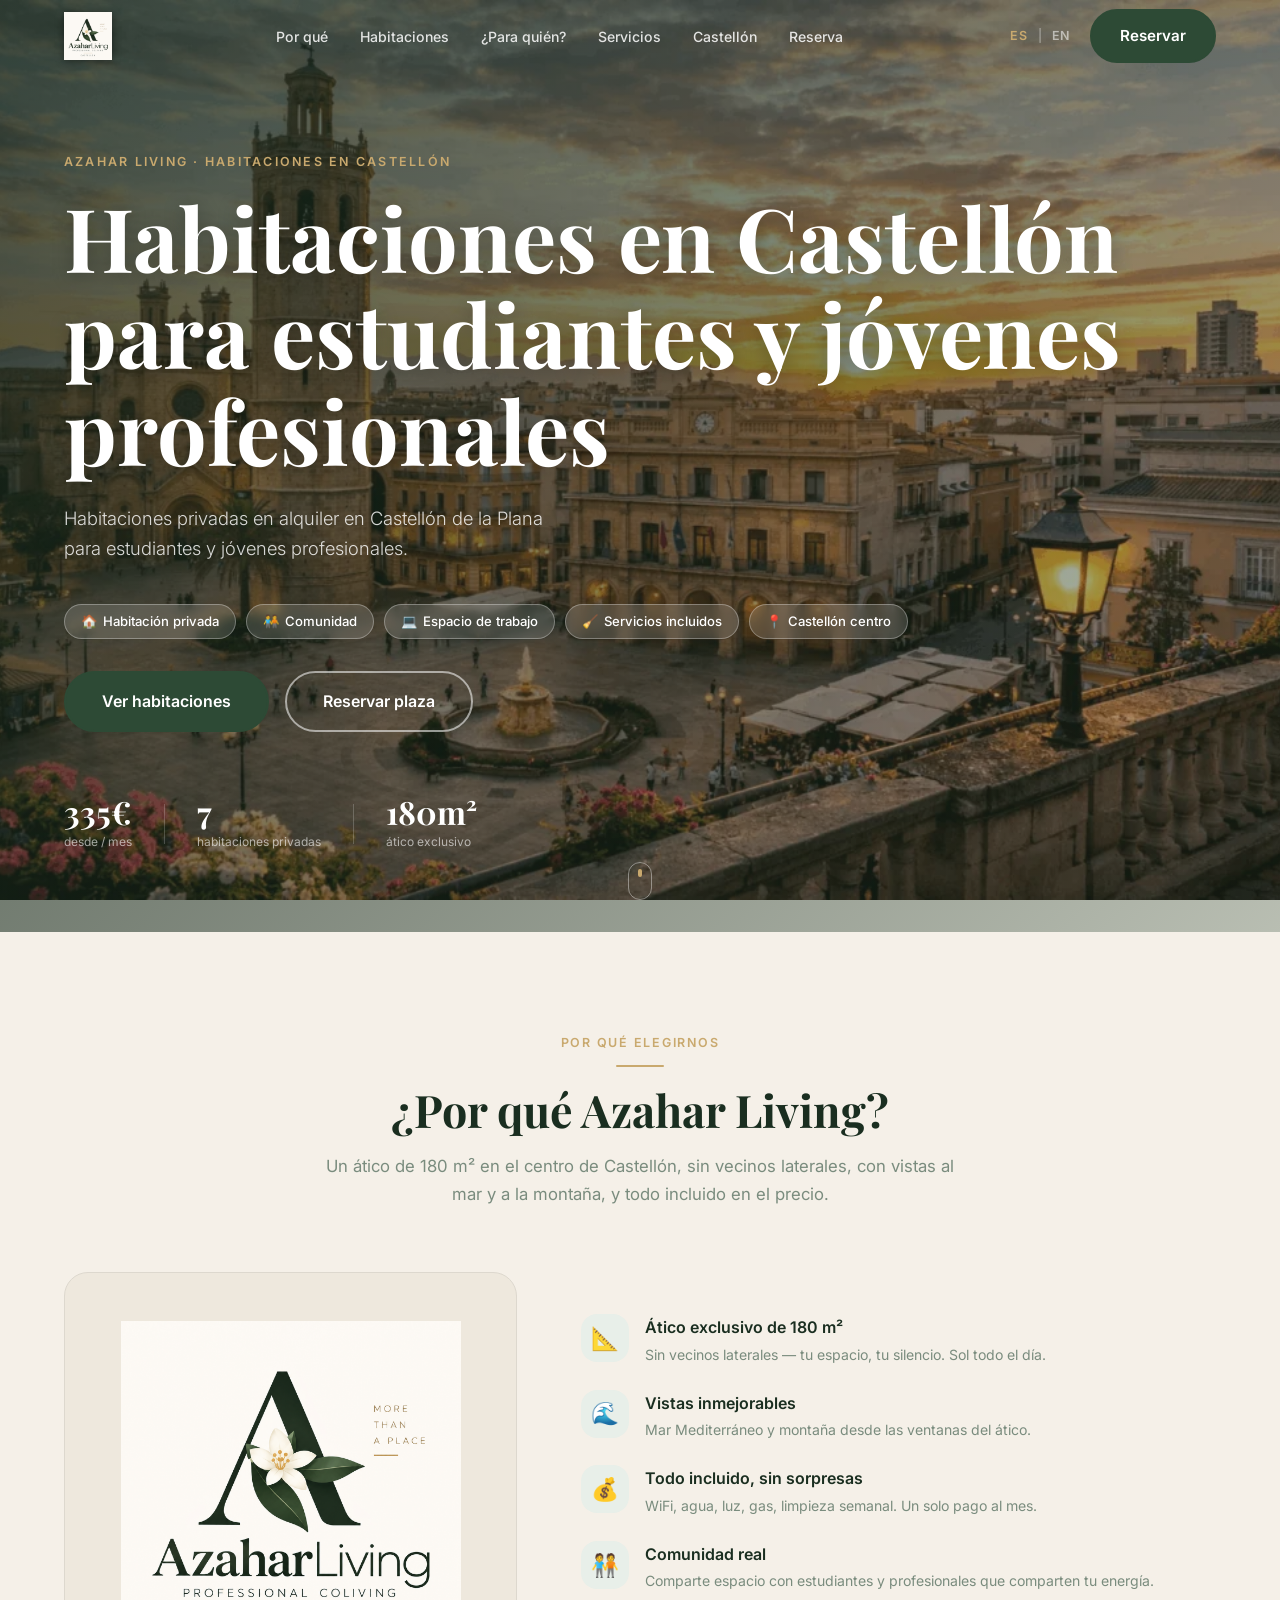
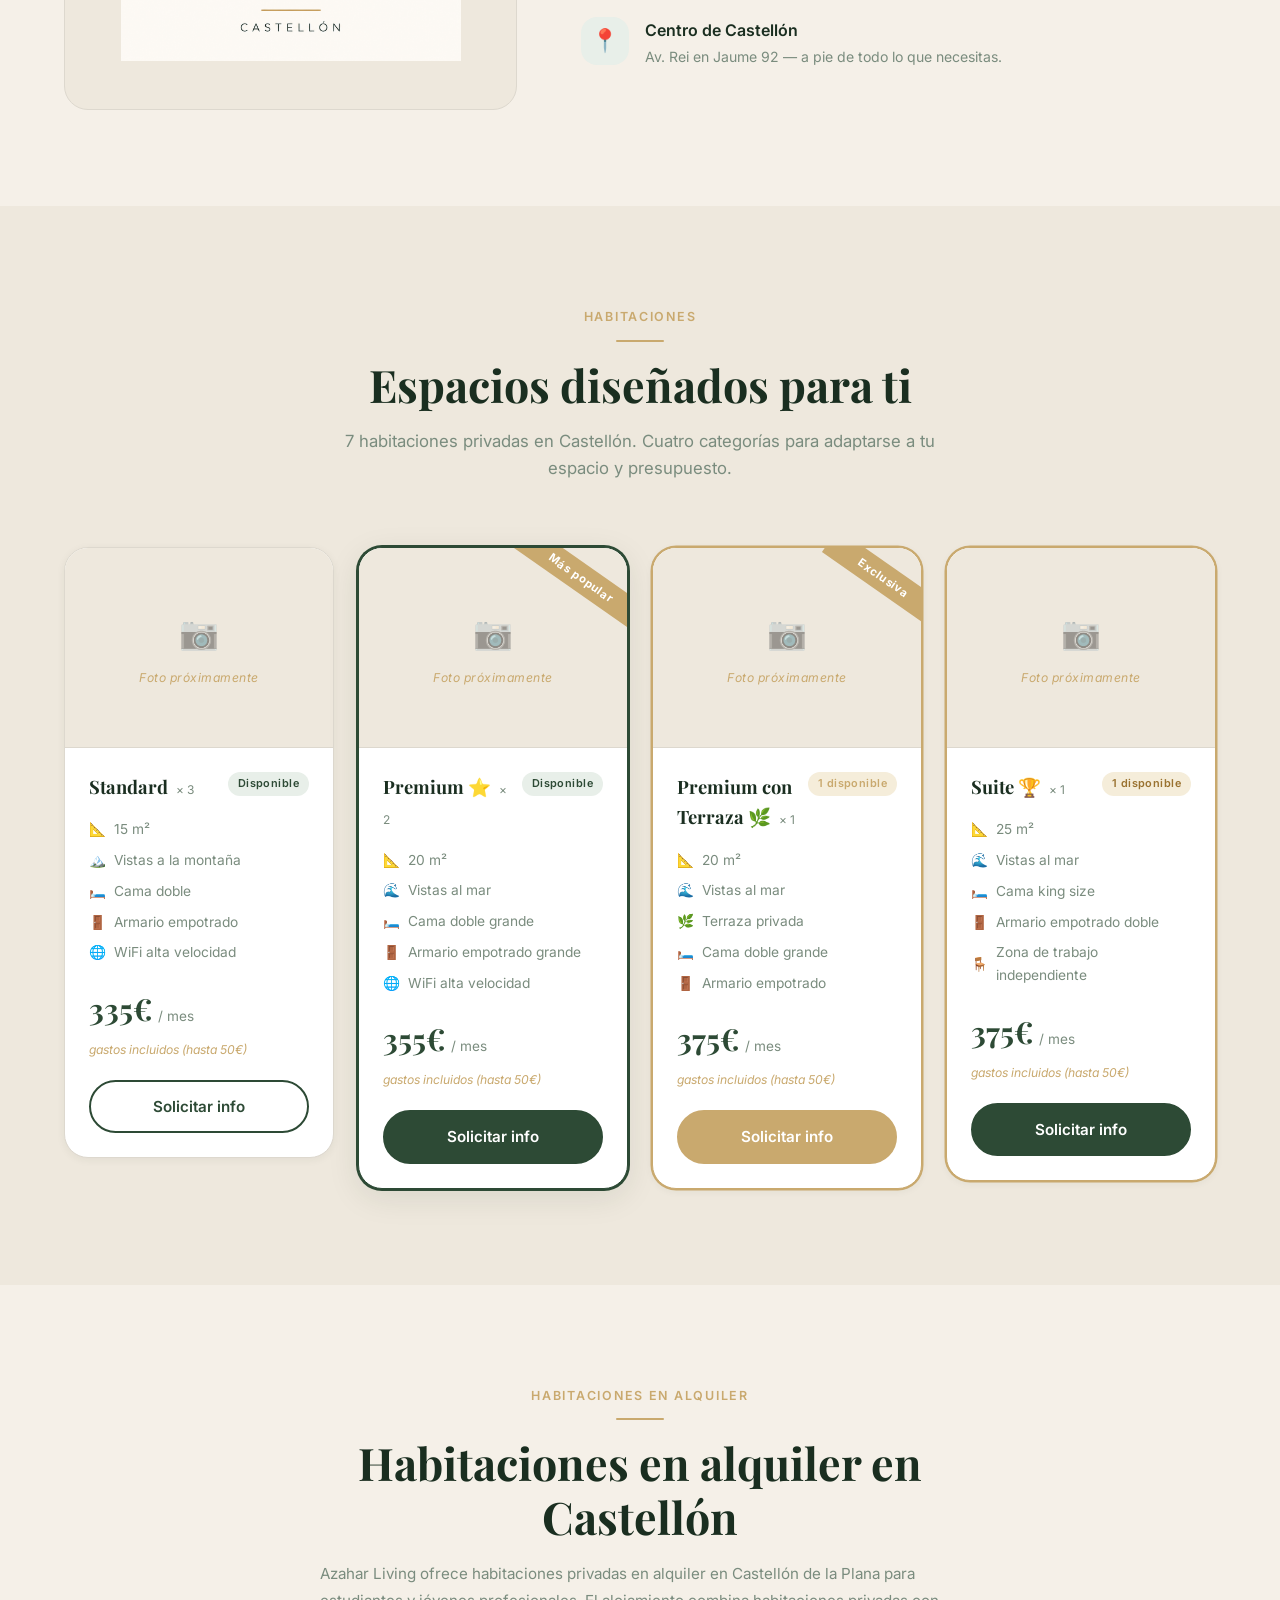
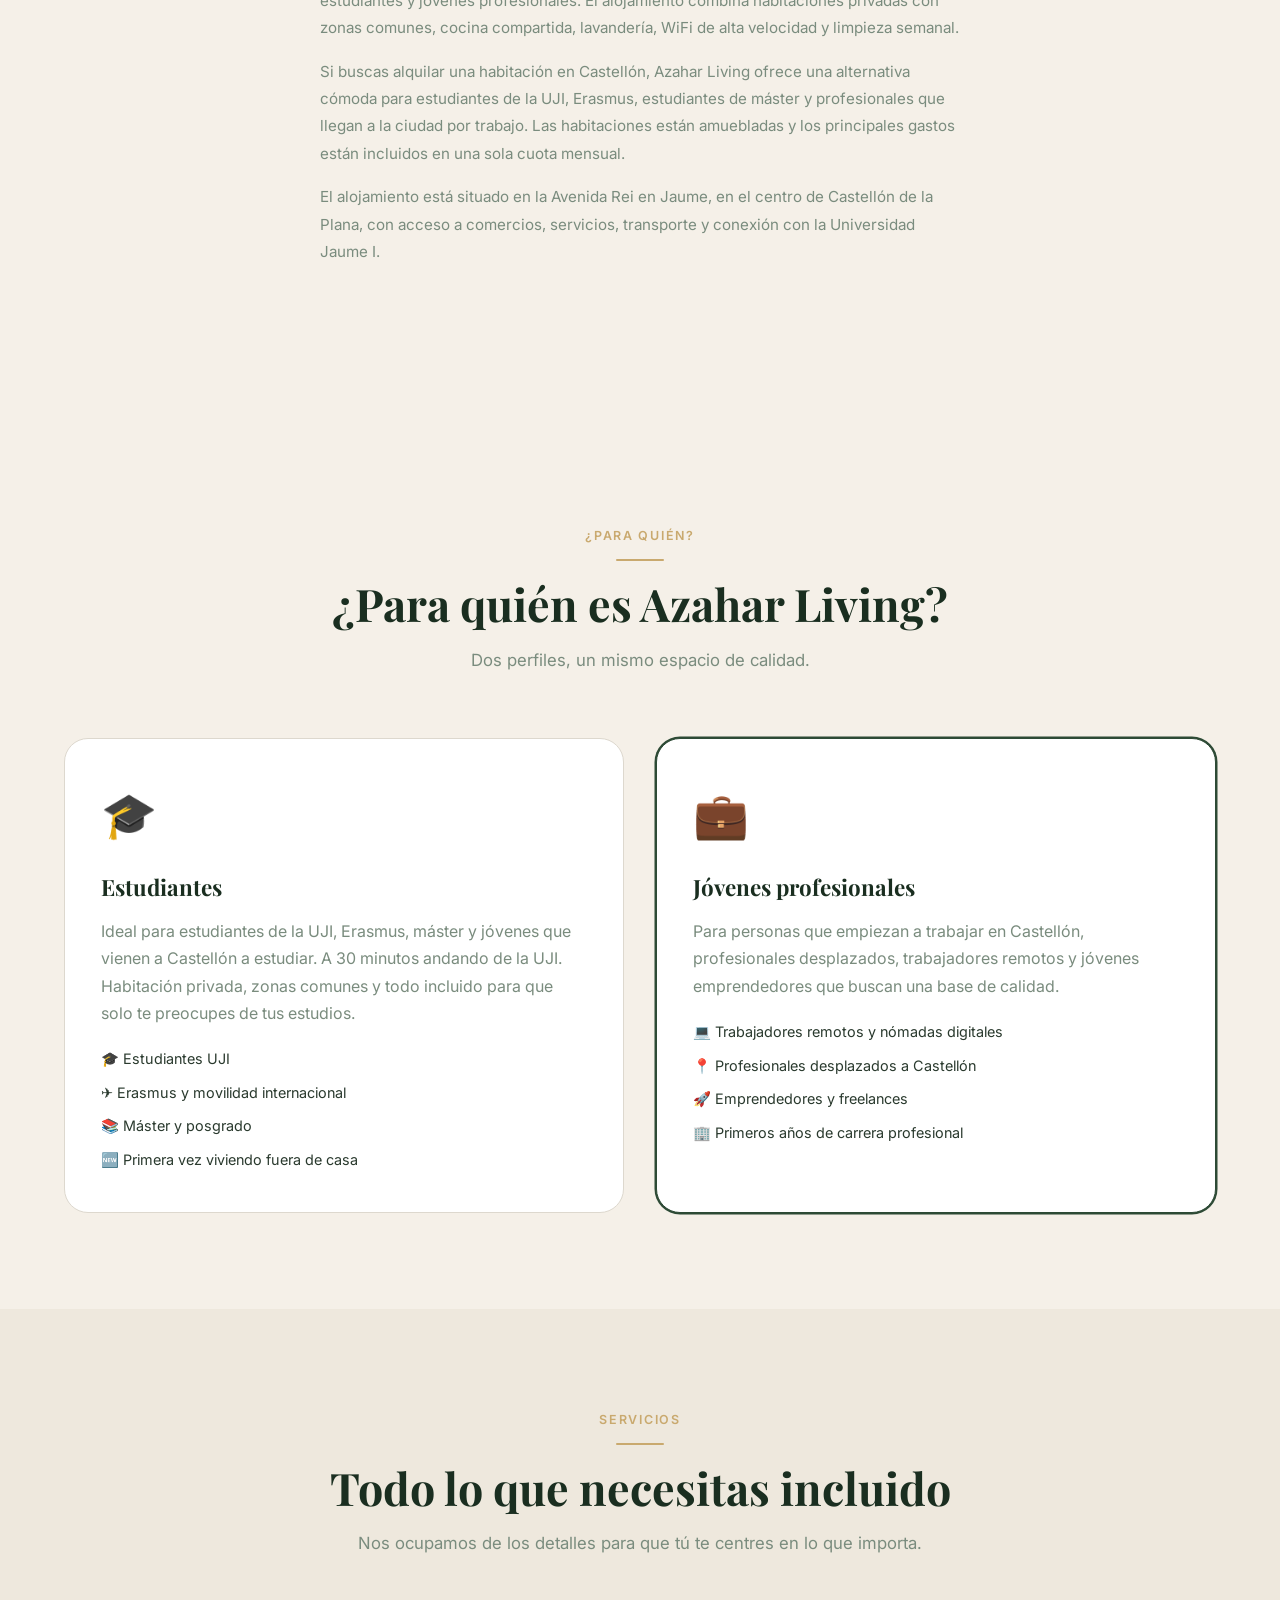
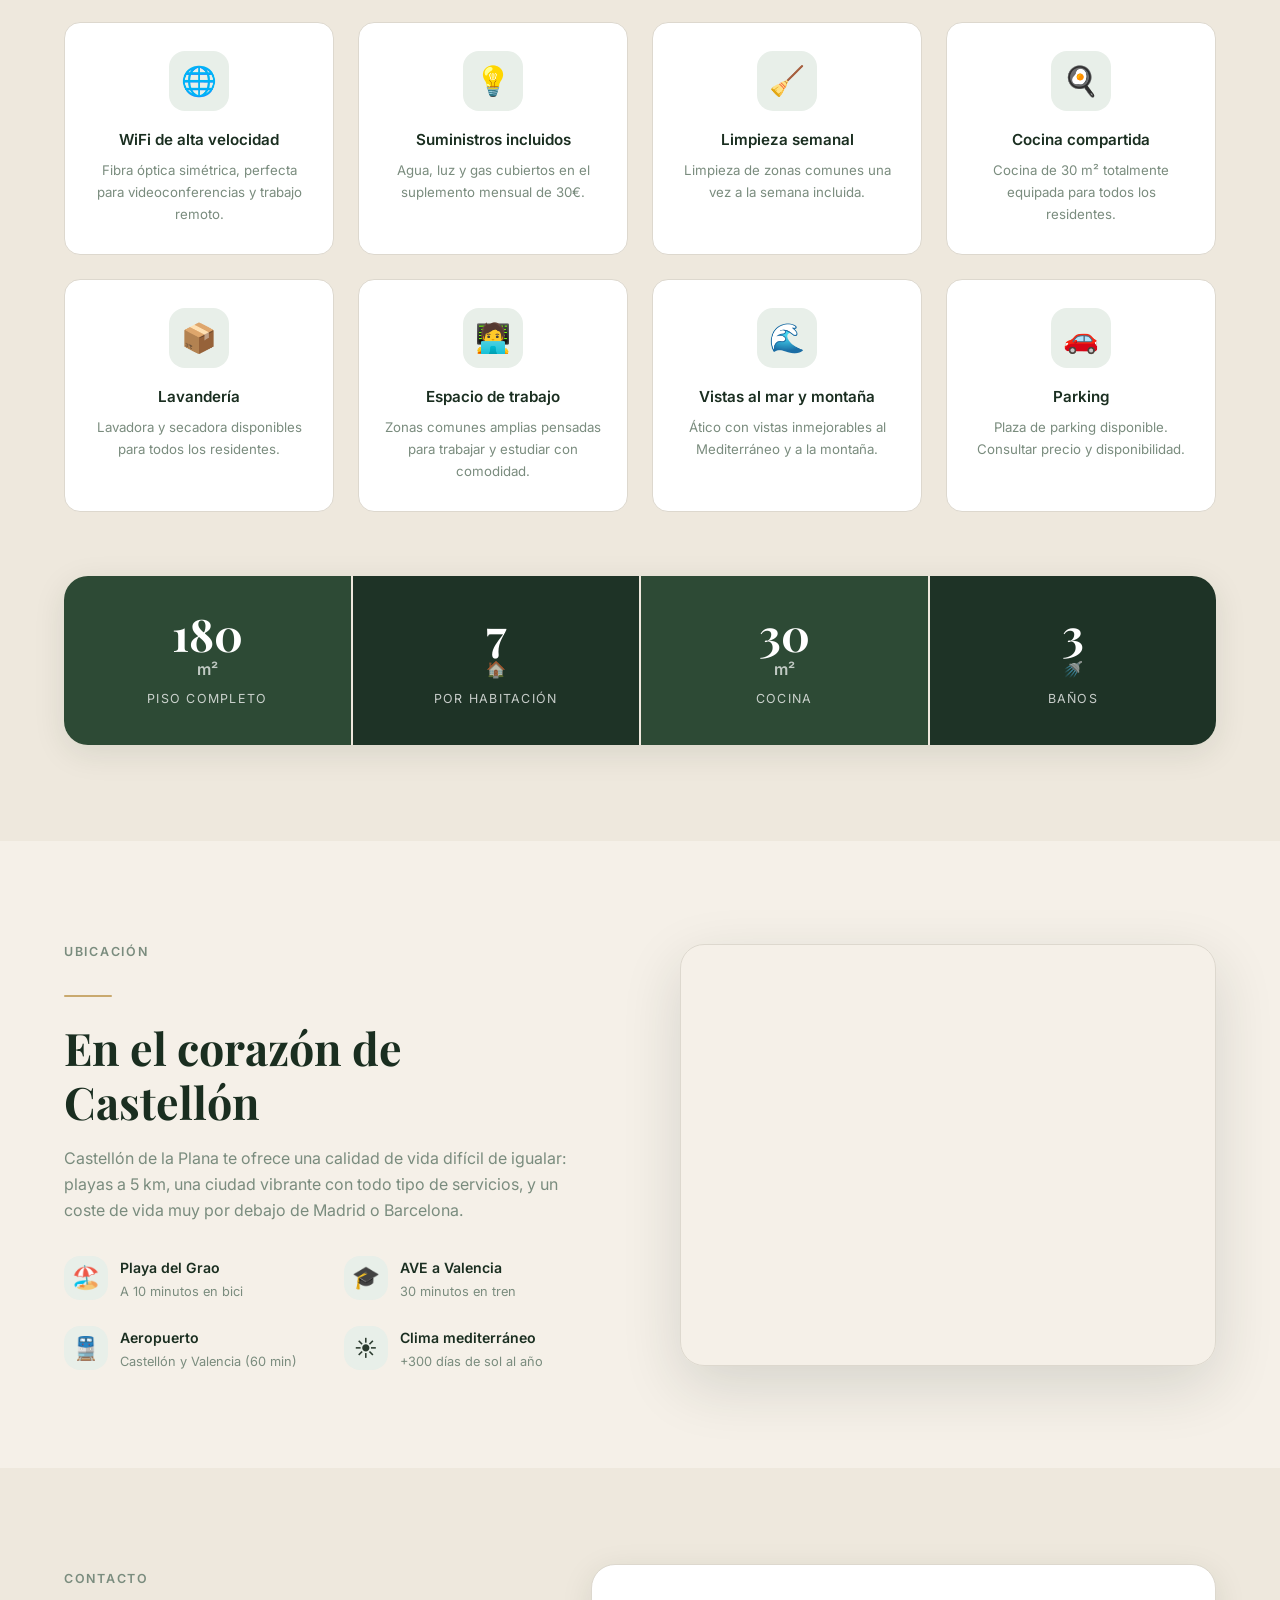
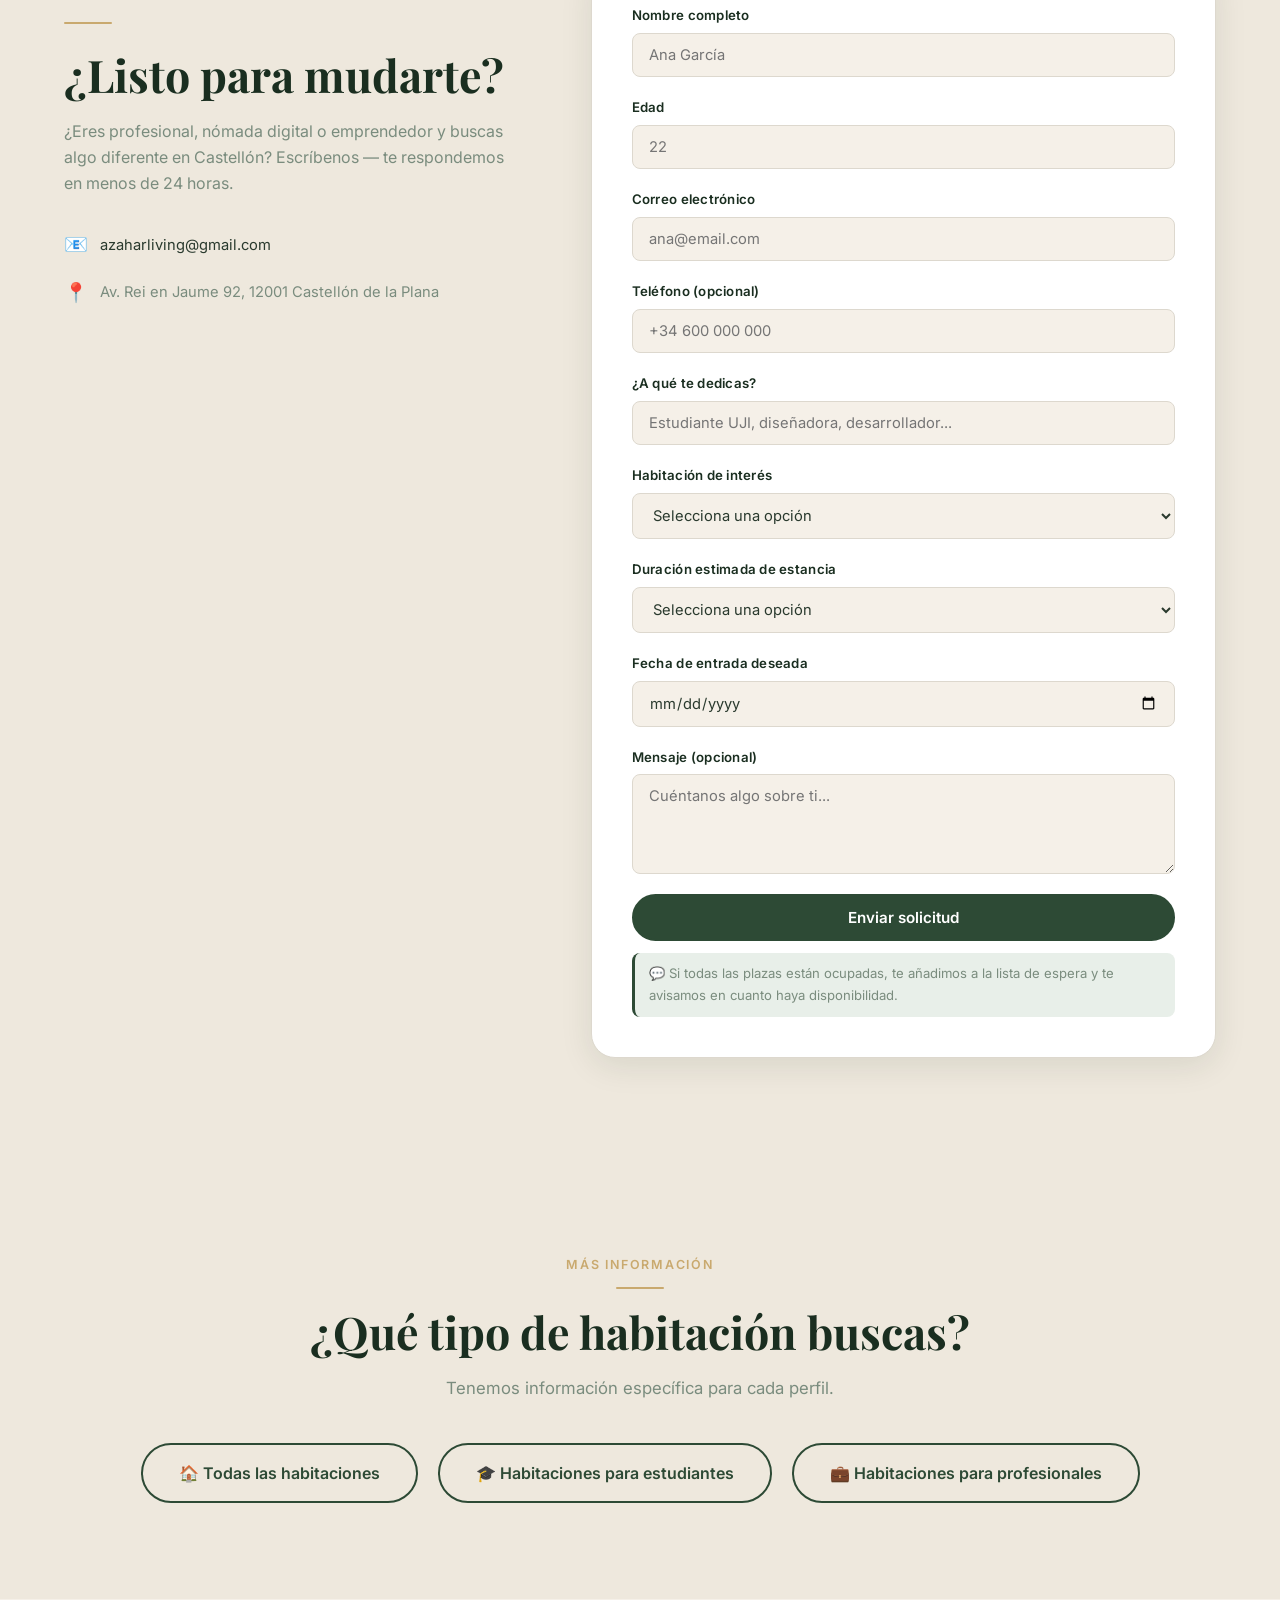
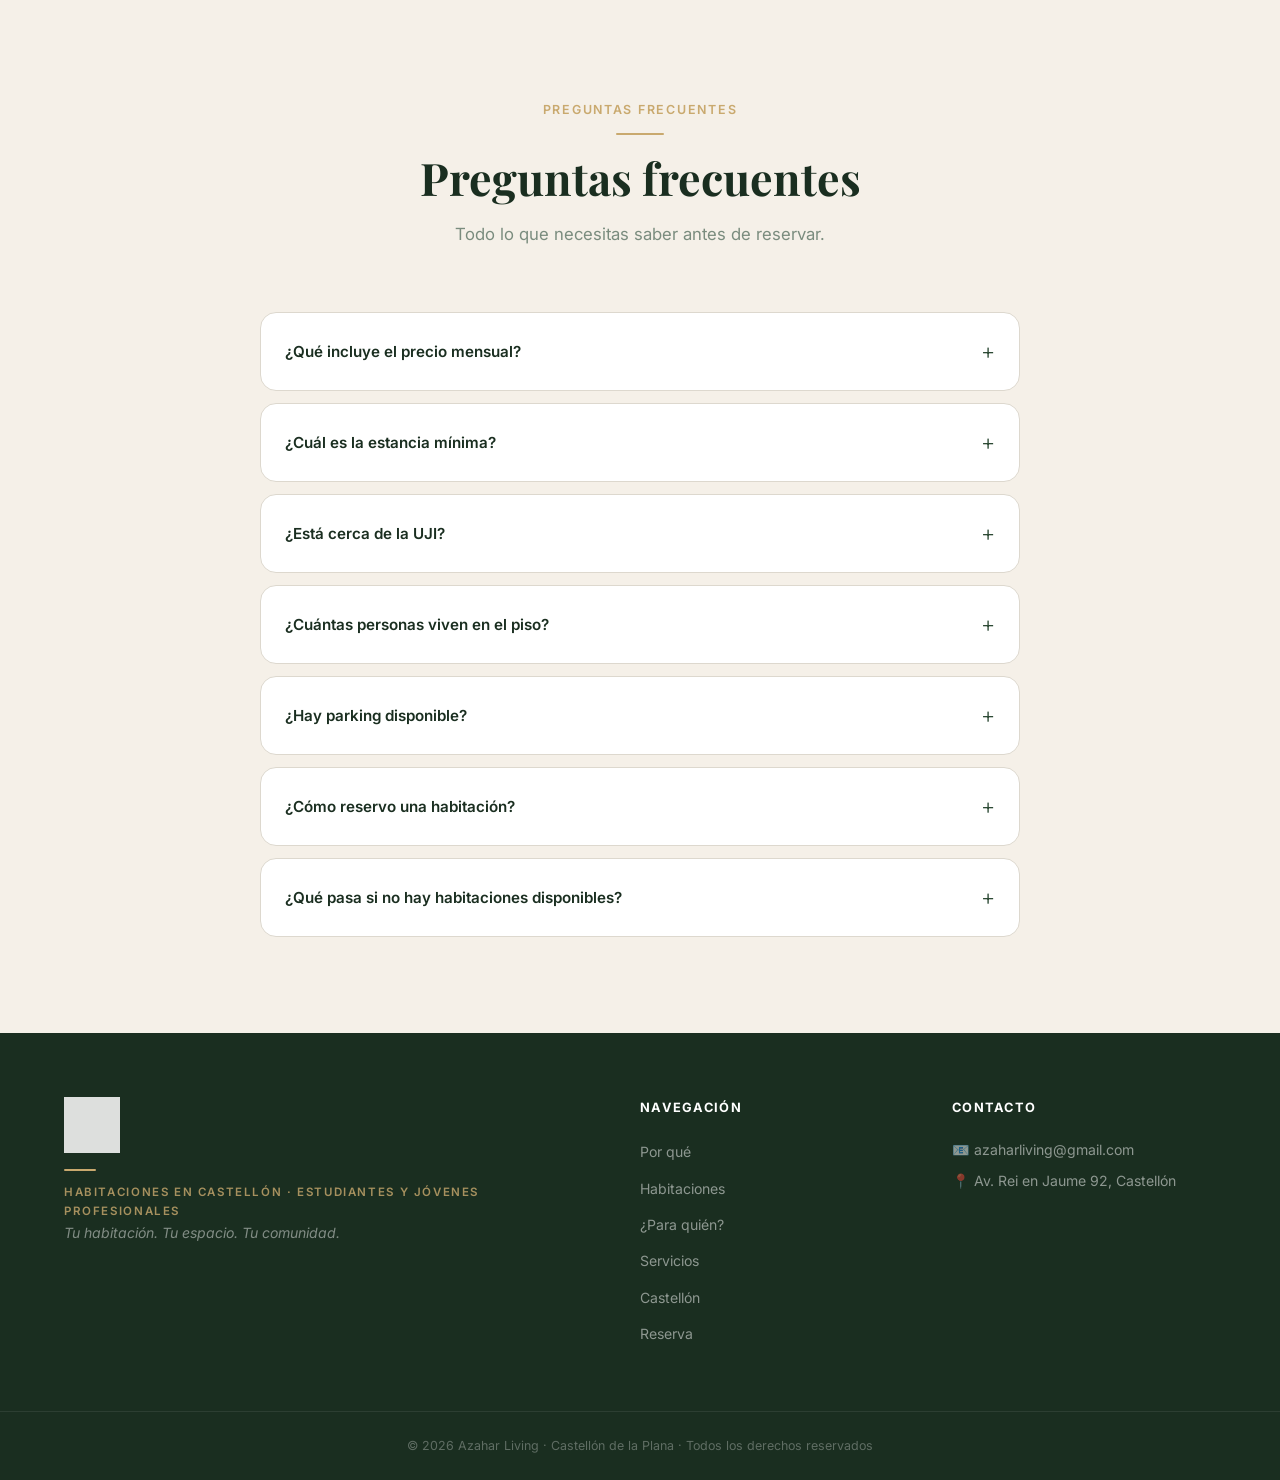
<file: index.html>
<!DOCTYPE html>
<html lang="es">
<head>
  <meta charset="UTF-8" />
  <meta name="viewport" content="width=device-width, initial-scale=1.0" />
  <meta
  name="description"
  content="Habitaciones en alquiler en Castellón de la Plana para estudiantes y jóvenes profesionales. Habitaciones privadas desde 335 €/mes, WiFi, cocina, limpieza y gastos incluidos."
/>
  <link rel="canonical" href="https://azaharliving.es" />
  <meta name="robots" content="index, follow" />
  <meta property="og:title" content="Habitaciones en Castellón | Estudiantes y jóvenes profesionales | Azahar Living" />
  <meta property="og:description" content="Habitaciones privadas desde 335€/mes en Castellón. WiFi, cocina, limpieza semanal y gastos incluidos." />
  <meta property="og:url" content="https://azaharliving.es" />
  <meta property="og:type" content="website" />
  <meta property="og:locale" content="es_ES" />
  <meta property="og:site_name" content="Azahar Living" />
  <title>Habitaciones en Castellón | Estudiantes y jóvenes profesionales | Azahar Living</title>
  <link rel="icon" type="image/svg+xml" href="/favicon.svg" />
  <link rel="icon" type="image/x-icon" href="/favicon.ico" />
  <link rel="icon" type="image/png" sizes="32x32" href="/favicon-32x32.png" />
  <link rel="icon" type="image/png" sizes="16x16" href="/favicon-16x16.png" />
  <link rel="apple-touch-icon" sizes="180x180" href="/apple-touch-icon.png" />
  <link rel="manifest" href="/site.webmanifest" />
  <link rel="stylesheet" href="css/styles.css" />
  <link rel="preconnect" href="https://fonts.googleapis.com" />
  <link rel="preconnect" href="https://fonts.gstatic.com" crossorigin />
  <link href="https://fonts.googleapis.com/css2?family=Playfair+Display:wght@400;600;700&family=Inter:wght@300;400;500;600&display=swap" rel="stylesheet" />

  <!-- ===================== SCHEMA.ORG ===================== -->
  <script type="application/ld+json">
  {
    "@context": "https://schema.org",
    "@graph": [

      {
        "@type": ["Organization", "LocalBusiness"],
        "@id": "https://azaharliving.es/#organization",
        "name": "Azahar Living",
        "url": "https://azaharliving.es",
        "logo": "https://azaharliving.es/images/Logo Coliving.png",
        "email": "azaharliving@gmail.com",
        "description": "Habitaciones en alquiler en Castellón de la Plana para estudiantes y jóvenes profesionales. Coliving moderno con habitaciones privadas desde 335€/mes, todo incluido.",
        "address": {
          "@type": "PostalAddress",
          "streetAddress": "Av. Rei en Jaume, 92",
          "addressLocality": "Castellón de la Plana",
          "postalCode": "12001",
          "addressCountry": "ES"
        },
        "geo": {
          "@type": "GeoCoordinates",
          "latitude": 39.98803,
          "longitude": -0.04165
        },
        "priceRange": "€€",
        "sameAs": []
      },

      {
        "@type": "WebSite",
        "@id": "https://azaharliving.es/#website",
        "url": "https://azaharliving.es",
        "name": "Azahar Living",
        "description": "Habitaciones en Castellón para estudiantes y jóvenes profesionales",
        "publisher": { "@id": "https://azaharliving.es/#organization" },
        "inLanguage": ["es", "en"]
      },

      {
        "@type": "FAQPage",
        "@id": "https://azaharliving.es/#faq",
        "mainEntity": [
          {
            "@type": "Question",
            "name": "¿Qué incluye el precio mensual?",
            "acceptedAnswer": {
              "@type": "Answer",
              "text": "El precio incluye: habitación privada, WiFi de alta velocidad, agua, luz y gas (hasta 50€/mes de tope), limpieza semanal de zonas comunes, cocina equipada y lavandería. Un solo pago al mes, sin sorpresas."
            }
          },
          {
            "@type": "Question",
            "name": "¿Cuál es la estancia mínima?",
            "acceptedAnswer": {
              "@type": "Answer",
              "text": "La estancia mínima es de 6 meses. Es un alojamiento pensado para estudiantes de curso completo y profesionales que se instalan en Castellón."
            }
          },
          {
            "@type": "Question",
            "name": "¿Está cerca de la UJI?",
            "acceptedAnswer": {
              "@type": "Answer",
              "text": "Sí. Azahar Living está en la Av. Rei en Jaume 92, en el centro de Castellón, a 30 minutos andando o 10 minutos en bici del campus de la Universidad Jaume I (UJI)."
            }
          },
          {
            "@type": "Question",
            "name": "¿Cuántas personas viven en el piso?",
            "acceptedAnswer": {
              "@type": "Answer",
              "text": "El ático tiene 7 habitaciones privadas. Conviven entre 5 y 7 personas con perfil de estudiante o joven profesional."
            }
          },
          {
            "@type": "Question",
            "name": "¿Hay parking disponible?",
            "acceptedAnswer": {
              "@type": "Answer",
              "text": "Sí, hay plaza de parking disponible con coste adicional. Consúltanos disponibilidad y precio al contactar."
            }
          },
          {
            "@type": "Question",
            "name": "¿Cómo reservo una habitación?",
            "acceptedAnswer": {
              "@type": "Answer",
              "text": "Rellena el formulario de contacto o escríbenos a azaharliving@gmail.com. Te respondemos en menos de 24 horas."
            }
          },
          {
            "@type": "Question",
            "name": "¿Qué pasa si no hay habitaciones disponibles?",
            "acceptedAnswer": {
              "@type": "Answer",
              "text": "Puedes apuntarte a la lista de espera en el formulario. Te avisamos en cuanto se libere una plaza."
            }
          }
        ]
      },

      {
        "@type": "ItemList",
        "@id": "https://azaharliving.es/#rooms",
        "name": "Habitaciones en Azahar Living",
        "description": "7 habitaciones privadas en Castellón de la Plana",
        "itemListElement": [
          {
            "@type": "ListItem",
            "position": 1,
            "item": {
              "@type": "Offer",
              "name": "Habitación Standard",
              "description": "Habitación estándar de 15 m² con vistas a la montaña. Cama 135 cm, armario empotrado, WiFi. Todo incluido.",
              "price": "335",
              "priceCurrency": "EUR",
              "priceSpecification": {
                "@type": "UnitPriceSpecification",
                "price": "335",
                "priceCurrency": "EUR",
                "unitText": "mes"
              },
              "availability": "https://schema.org/InStock",
              "seller": { "@id": "https://azaharliving.es/#organization" }
            }
          },
          {
            "@type": "ListItem",
            "position": 2,
            "item": {
              "@type": "Offer",
              "name": "Habitación Premium",
              "description": "Habitación premium de 20 m² con vistas al mar Mediterráneo. Cama 135 cm, armario grande, WiFi. Todo incluido.",
              "price": "355",
              "priceCurrency": "EUR",
              "priceSpecification": {
                "@type": "UnitPriceSpecification",
                "price": "355",
                "priceCurrency": "EUR",
                "unitText": "mes"
              },
              "availability": "https://schema.org/InStock",
              "seller": { "@id": "https://azaharliving.es/#organization" }
            }
          },
          {
            "@type": "ListItem",
            "position": 3,
            "item": {
              "@type": "Offer",
              "name": "Habitación Premium con Terraza",
              "description": "Habitación premium de 20 m² con vistas al mar y terraza privada exclusiva. Cama 135 cm. Todo incluido.",
              "price": "375",
              "priceCurrency": "EUR",
              "priceSpecification": {
                "@type": "UnitPriceSpecification",
                "price": "375",
                "priceCurrency": "EUR",
                "unitText": "mes"
              },
              "availability": "https://schema.org/InStock",
              "seller": { "@id": "https://azaharliving.es/#organization" }
            }
          },
          {
            "@type": "ListItem",
            "position": 4,
            "item": {
              "@type": "Offer",
              "name": "Suite",
              "description": "Suite de 25 m² con vistas al mar, zona de trabajo independiente y cama 135 cm. Todo incluido.",
              "price": "375",
              "priceCurrency": "EUR",
              "priceSpecification": {
                "@type": "UnitPriceSpecification",
                "price": "375",
                "priceCurrency": "EUR",
                "unitText": "mes"
              },
              "availability": "https://schema.org/InStock",
              "seller": { "@id": "https://azaharliving.es/#organization" }
            }
          }
        ]
      }

    ]
  }
  </script>
</head>
<body>

  <!-- ===================== NAVBAR ===================== -->
  <header class="navbar" id="navbar">
    <div class="container navbar__inner">
      <a href="#hero" class="navbar__logo" aria-label="Azahar Living - Inicio">
        <img src="images/Logo Coliving.png" alt="Azahar Living" class="navbar__logo-img"
             onerror="this.style.display='none';this.nextElementSibling.style.display='flex';" />
        <span class="navbar__logo-text" style="display:none;">
          <span class="logo-azahar">Azahar</span><span class="logo-living">Living</span>
        </span>
      </a>
      <nav class="navbar__menu" id="navMenu" aria-label="Menú principal">
        <ul>
          <li><a href="#why"      data-i18n="nav.why">Por qué</a></li>
          <li><a href="#rooms"    data-i18n="nav.rooms">Habitaciones</a></li>
          <li><a href="#forwhom"  data-i18n="nav.forwhom">¿Para quién?</a></li>
          <li><a href="#services" data-i18n="nav.services">Servicios</a></li>
          <li><a href="#location" data-i18n="nav.location">Castellón</a></li>
          <li><a href="#contact"  data-i18n="nav.contact">Contacto</a></li>
        </ul>
      </nav>
      <div class="navbar__actions">
        <div class="lang-switcher" role="group" aria-label="Cambiar idioma">
          <button class="lang-btn active" id="btnEs" onclick="setLang('es')" aria-pressed="true">ES</button>
          <span>|</span>
          <button class="lang-btn" id="btnEn" onclick="setLang('en')" aria-pressed="false">EN</button>
        </div>
        <a href="#contact" class="btn btn--primary" data-i18n="nav.cta">Reservar</a>
        <button class="hamburger" id="hamburger" aria-label="Abrir menú" aria-expanded="false">
          <span></span><span></span><span></span>
        </button>
      </div>
    </div>
  </header>

  <!-- ===================== 1. HERO ===================== -->
  <section class="hero" id="hero" style="background-image:url('images/castellon de la plana.webp')">
    <div class="hero__overlay"></div>
    <div class="container hero__content">
      <p class="hero__eyebrow" data-i18n="hero.eyebrow">Azahar Living · Habitaciones en Castellón</p>
      <h1 class="hero__title" data-i18n="hero.title">Habitaciones en Castellón<br>para estudiantes y jóvenes profesionales</h1>
      <p class="hero__subtitle" data-i18n="hero.subtitle">Habitaciones privadas en alquiler en Castellón de la Plana para estudiantes y jóvenes profesionales.</p>
      <div class="hero__pills">
        <span class="hero__pill">🏠 <span data-i18n="hero.pill1">Habitación privada</span></span>
        <span class="hero__pill">🧑‍🤝‍🧑 <span data-i18n="hero.pill2">Comunidad</span></span>
        <span class="hero__pill">💻 <span data-i18n="hero.pill3">Espacio de trabajo</span></span>
        <span class="hero__pill">🧹 <span data-i18n="hero.pill4">Servicios incluidos</span></span>
        <span class="hero__pill">📍 <span data-i18n="hero.pill5">Castellón centro</span></span>
      </div>
      <div class="hero__actions">
        <a href="#rooms" class="btn btn--primary btn--lg" data-i18n="hero.cta1">Ver habitaciones</a>
        <a href="#contact" class="btn btn--ghost btn--lg" data-i18n="hero.cta2">Reservar plaza</a>
      </div>
      <div class="hero__stats">
        <div class="stat">
          <span class="stat__number">335€</span>
          <span class="stat__label" data-i18n="hero.stat1">desde / mes</span>
        </div>
        <div class="stat__divider"></div>
        <div class="stat">
          <span class="stat__number">7</span>
          <span class="stat__label" data-i18n="hero.stat2">habitaciones privadas</span>
        </div>
        <div class="stat__divider"></div>
        <div class="stat">
          <span class="stat__number">180m²</span>
          <span class="stat__label" data-i18n="hero.stat3">ático exclusivo</span>
        </div>
      </div>
    </div>
    <div class="hero__scroll-hint" aria-hidden="true"><span></span></div>
  </section>

  <!-- ===================== 2. ¿POR QUÉ AZAHAR LIVING? ===================== -->
  <section class="why section" id="why">
    <div class="container">
      <div class="section__header">
        <p class="section__label" data-i18n="why.label">Por qué elegirnos</p>
        <div class="gold-divider" style="margin:0 auto 16px;"></div>
        <h2 class="section__title" data-i18n="why.title">¿Por qué Azahar Living?</h2>
        <p class="section__subtitle" data-i18n="why.subtitle">Azahar Living es un coliving moderno con habitaciones privadas en Castellón de la Plana. Ático de 180 m², sin vecinos laterales, vistas al mar y todo incluido en el precio.</p>
      </div>
      <div class="why__grid">
        <div class="why-card">
          <div class="about__logo-wrap">
            <img src="images/Logo Coliving.png"
                 alt="Azahar Living"
                 class="about__logo-img"
                 onerror="this.style.display='none';this.nextElementSibling.style.display='flex';" />
            <div class="about__logo-fallback" style="display:none;">
              <span class="logo-azahar" style="font-size:2.5rem;">Azahar</span><span class="logo-living" style="font-size:2.5rem;">Living</span>
              <p class="about__logo-sub">Habitaciones en Castellón · Estudiantes y jóvenes profesionales</p>
              <p class="about__logo-tagline">Tu habitación. Tu espacio. Tu comunidad.</p>
            </div>
          </div>
        </div>
        <div class="why__pillars">
          <div class="pillar">
            <span class="pillar__icon">📐</span>
            <div>
              <strong data-i18n="why.p1.title">Ático exclusivo de 180 m²</strong>
              <p data-i18n="why.p1.desc">Sin vecinos laterales — tu espacio, tu silencio. Sol todo el día.</p>
            </div>
          </div>
          <div class="pillar">
            <span class="pillar__icon">🌊</span>
            <div>
              <strong data-i18n="why.p2.title">Vistas inmejorables</strong>
              <p data-i18n="why.p2.desc">Mar Mediterráneo y montaña desde las ventanas del ático.</p>
            </div>
          </div>
          <div class="pillar">
            <span class="pillar__icon">💰</span>
            <div>
              <strong data-i18n="why.p3.title">Todo incluido, sin sorpresas</strong>
              <p data-i18n="why.p3.desc">WiFi, agua, luz, gas, limpieza semanal. Un solo pago al mes.</p>
            </div>
          </div>
          <div class="pillar">
            <span class="pillar__icon">🧑‍🤝‍🧑</span>
            <div>
              <strong data-i18n="why.p4.title">Comunidad real</strong>
              <p data-i18n="why.p4.desc">Comparte espacio con estudiantes y profesionales que comparten tu energía.</p>
            </div>
          </div>
          <div class="pillar">
            <span class="pillar__icon">📍</span>
            <div>
              <strong data-i18n="why.p5.title">Centro de Castellón</strong>
              <p data-i18n="why.p5.desc">Av. Rei en Jaume 92 — a pie de todo lo que necesitas.</p>
            </div>
          </div>
        </div>
      </div>
    </div>
  </section>

  <!-- ===================== 3. HABITACIONES ===================== -->
  <section class="rooms section section--alt" id="rooms">
    <div class="container">
      <div class="section__header">
        <p class="section__label" data-i18n="rooms.label">Habitaciones</p>
        <div class="gold-divider" style="margin:0 auto 16px;"></div>
        <h2 class="section__title" data-i18n="rooms.title">7 habitaciones privadas en Castellón</h2>
        <p class="section__subtitle" data-i18n="rooms.subtitle">Cuatro categorías para adaptarse a tu espacio y presupuesto.</p>
      </div>

      <div class="rooms__grid rooms__grid--4col">

        <!-- STANDARD -->
        <article class="room-card">
          <div class="room-card__img-placeholder"><span>📷</span><span>Foto próximamente</span></div>
                    <div class="room-card__body">
            <div class="room-card__top">
              <h3>Standard <span class="room-card__qty">× 3</span></h3>
              <span class="room-card__badge" data-i18n="rooms.available">Disponible</span>
            </div>
            <ul class="room-card__features">
              <li>📐 <span>15 m²</span></li>
              <li>🏔️ <span data-i18n="rooms.r1.f2">Vistas a la montaña</span></li>
              <li>🛏️ <span data-i18n="rooms.r1.f3">Cama 135 cm</span></li>
              <li>🚪 <span data-i18n="rooms.r1.f4">Armario empotrado</span></li>
              <li>🌐 <span data-i18n="rooms.r1.f5">WiFi alta velocidad</span></li>
            </ul>
            <div class="room-card__price">
              <span class="price__amount">335€</span>
              <span class="price__period" data-i18n="rooms.month">/ mes</span>
              <span class="price__extra" data-i18n="rooms.extra">gastos incluidos (hasta 50€)</span>
            </div>
            <a href="#contact" class="btn btn--outline btn--block" data-i18n="rooms.cta">Solicitar info</a>
          </div>
        </article>

        <!-- PREMIUM -->
        <article class="room-card room-card--featured">
          <div class="room-card__ribbon" data-i18n="rooms.popular">Más popular</div>
          <div class="room-card__img-placeholder"><span>📷</span><span>Foto próximamente</span></div>
                    <div class="room-card__body">
            <div class="room-card__top">
              <h3>Premium ⭐ <span class="room-card__qty">× 2</span></h3>
              <span class="room-card__badge" data-i18n="rooms.available">Disponible</span>
            </div>
            <ul class="room-card__features">
              <li>📐 <span>20 m²</span></li>
              <li>🌊 <span data-i18n="rooms.r2.f2">Vistas al mar</span></li>
              <li>🛏️ <span data-i18n="rooms.r2.f3">Cama 135 cm</span></li>
              <li>🚪 <span data-i18n="rooms.r2.f4">Armario empotrado grande</span></li>
              <li>🌐 <span data-i18n="rooms.r2.f5">WiFi alta velocidad</span></li>
            </ul>
            <div class="room-card__price">
              <span class="price__amount">355€</span>
              <span class="price__period" data-i18n="rooms.month">/ mes</span>
              <span class="price__extra" data-i18n="rooms.extra">gastos incluidos (hasta 50€)</span>
            </div>
            <a href="#contact" class="btn btn--primary btn--block" data-i18n="rooms.cta">Solicitar info</a>
          </div>
        </article>

        <!-- PREMIUM CON TERRAZA -->
        <article class="room-card room-card--balcony">
          <div class="room-card__ribbon room-card__ribbon--gold" data-i18n="rooms.exclusive">Exclusiva</div>
          <div class="room-card__img-placeholder"><span>📷</span><span>Foto próximamente</span></div>
                    <div class="room-card__body">
            <div class="room-card__top">
              <h3>Premium con Terraza 🌿 <span class="room-card__qty">× 1</span></h3>
              <span class="room-card__badge room-card__badge--gold" data-i18n="rooms.few">1 disponible</span>
            </div>
            <ul class="room-card__features">
              <li>📐 <span>20 m²</span></li>
              <li>🌊 <span data-i18n="rooms.r3.f2">Vistas al mar</span></li>
              <li>🌿 <span data-i18n="rooms.r3.f3">Terraza privada</span></li>
              <li>🛏️ <span data-i18n="rooms.r3.f4">Cama 135 cm</span></li>
              <li>🚪 <span data-i18n="rooms.r3.f5">Armario empotrado</span></li>
            </ul>
            <div class="room-card__price">
              <span class="price__amount">375€</span>
              <span class="price__period" data-i18n="rooms.month">/ mes</span>
              <span class="price__extra" data-i18n="rooms.extra">gastos incluidos (hasta 50€)</span>
            </div>
            <a href="#contact" class="btn btn--gold btn--block" data-i18n="rooms.cta">Solicitar info</a>
          </div>
        </article>

        <!-- SUITE -->
        <article class="room-card room-card--suite">
          <div class="room-card__img-placeholder"><span>📷</span><span>Foto próximamente</span></div>
                    <div class="room-card__body">
            <div class="room-card__top">
              <h3>Suite 🏆 <span class="room-card__qty">× 1</span></h3>
              <span class="room-card__badge room-card__badge--few" data-i18n="rooms.few">1 disponible</span>
            </div>
            <ul class="room-card__features">
              <li>📐 <span>25 m²</span></li>
              <li>🌊 <span data-i18n="rooms.r4.f2">Vistas al mar</span></li>
              <li>🛏️ <span data-i18n="rooms.r4.f3">Cama 135 cm</span></li>
              <li>🚪 <span data-i18n="rooms.r4.f4">Armario empotrado doble</span></li>
              <li>🪑 <span data-i18n="rooms.r4.f5">Zona de trabajo independiente</span></li>
            </ul>
            <div class="room-card__price">
              <span class="price__amount">375€</span>
              <span class="price__period" data-i18n="rooms.month">/ mes</span>
              <span class="price__extra" data-i18n="rooms.extra">gastos incluidos (hasta 50€)</span>
            </div>
            <a href="#contact" class="btn btn--primary btn--block" data-i18n="rooms.cta">Solicitar info</a>
          </div>
        </article>

      </div>
    </div>
  </section>

  <!-- ===================== SEO CONTENT ===================== -->
  <section class="seo-content section">
    <div class="container">
      <div class="section__header">
        <p class="section__label" data-i18n="seo.label">Habitaciones en alquiler</p>
        <div class="gold-divider" style="margin:0 auto 16px;"></div>
        <h2 class="section__title" data-i18n="seo.title">Habitaciones en alquiler en Castellón</h2>
        <div class="seo-content__text">
          <p data-i18n="seo.p1">Azahar Living ofrece habitaciones privadas en alquiler en Castellón de la Plana para estudiantes y jóvenes profesionales. El alojamiento combina habitaciones privadas con zonas comunes, cocina compartida, lavandería, WiFi de alta velocidad y limpieza semanal.</p>
          <p data-i18n="seo.p2">Si buscas alquilar una habitación en Castellón, Azahar Living ofrece una alternativa cómoda para estudiantes de la UJI, Erasmus, estudiantes de máster y profesionales que llegan a la ciudad por trabajo. Las habitaciones están amuebladas y los principales gastos están incluidos en una sola cuota mensual.</p>
          <p data-i18n="seo.p3">El alojamiento está situado en la Avenida Rei en Jaume, en el centro de Castellón de la Plana, con acceso a comercios, servicios, transporte y conexión con la Universidad Jaume I.</p>
        </div>
      </div>
    </div>
  </section>

  <!-- ===================== 4. ¿PARA QUIÉN? ===================== -->
  <section class="forwhom section" id="forwhom">
    <div class="container">
      <div class="section__header">
        <p class="section__label" data-i18n="fw.label">¿Para quién?</p>
        <div class="gold-divider" style="margin:0 auto 16px;"></div>
        <h2 class="section__title" data-i18n="fw.title">¿Para quién es Azahar Living?</h2>
        <p class="section__subtitle" data-i18n="fw.subtitle">Dos perfiles, un mismo espacio de calidad.</p>
      </div>
      <div class="forwhom__grid">

        <div class="forwhom-card">
          <div class="forwhom-card__icon">🎓</div>
          <h3 data-i18n="fw.s.title">Estudiantes</h3>
          <p data-i18n="fw.s.desc">Ideal para estudiantes de la UJI, Erasmus, máster y jóvenes que vienen a Castellón a estudiar. A 30 minutos andando de la UJI. Habitación privada, zonas comunes y todo incluido para que solo te preocupes de tus estudios.</p>
          <ul class="forwhom-card__list">
            <li data-i18n="fw.s.f1">🎓 Estudiantes UJI</li>
            <li data-i18n="fw.s.f2">✈️ Erasmus y movilidad internacional</li>
            <li data-i18n="fw.s.f3">📚 Máster y posgrado</li>
            <li data-i18n="fw.s.f4">🆕 Primera vez viviendo fuera de casa</li>
          </ul>
        </div>

        <div class="forwhom-card forwhom-card--pro">
          <div class="forwhom-card__icon">💼</div>
          <h3 data-i18n="fw.p.title">Jóvenes profesionales</h3>
          <p data-i18n="fw.p.desc">Para personas que empiezan a trabajar en Castellón, profesionales desplazados, trabajadores remotos y jóvenes emprendedores que buscan una base de calidad.</p>
          <ul class="forwhom-card__list">
            <li data-i18n="fw.p.f1">💻 Trabajadores remotos y nómadas digitales</li>
            <li data-i18n="fw.p.f2">📍 Profesionales desplazados a Castellón</li>
            <li data-i18n="fw.p.f3">🚀 Emprendedores y freelances</li>
            <li data-i18n="fw.p.f4">🏢 Primeros años de carrera profesional</li>
          </ul>
        </div>

      </div>
    </div>
  </section>

  <!-- ===================== 5. SERVICIOS (TODO INCLUIDO) ===================== -->
  <section class="services section section--alt" id="services">
    <div class="container">
      <div class="section__header">
        <p class="section__label" data-i18n="services.label">Servicios</p>
        <div class="gold-divider" style="margin:0 auto 16px;"></div>
        <h2 class="section__title" data-i18n="services.title">Todo incluido en el precio</h2>
        <p class="section__subtitle" data-i18n="services.subtitle">Un solo pago al mes. Sin sorpresas, sin extras.</p>
      </div>

      <div class="services__grid">
        <div class="service-item">
          <div class="service-item__icon">🌐</div>
          <h3 data-i18n="sv.wifi.title">WiFi de alta velocidad</h3>
          <p data-i18n="sv.wifi.desc">Fibra óptica simétrica, perfecta para videoconferencias y trabajo remoto.</p>
        </div>
        <div class="service-item">
          <div class="service-item__icon">💡</div>
          <h3 data-i18n="sv.bills.title">Suministros incluidos</h3>
          <p data-i18n="sv.bills.desc">Agua, luz y gas incluidos hasta 50€/mes. Consumo habitual siempre cubierto.</p>
        </div>
        <div class="service-item">
          <div class="service-item__icon">🧹</div>
          <h3 data-i18n="sv.clean.title">Limpieza semanal</h3>
          <p data-i18n="sv.clean.desc">Limpieza de zonas comunes una vez a la semana incluida.</p>
        </div>
        <div class="service-item">
          <div class="service-item__icon">🍳</div>
          <h3 data-i18n="sv.kitchen.title">Cocina compartida</h3>
          <p data-i18n="sv.kitchen.desc">Cocina de 30 m² totalmente equipada para todos los residentes.</p>
        </div>
        <div class="service-item">
          <div class="service-item__icon">📦</div>
          <h3 data-i18n="sv.laundry.title">Lavandería</h3>
          <p data-i18n="sv.laundry.desc">Lavadora disponible para todos los residentes.</p>
        </div>
        <div class="service-item">
          <div class="service-item__icon">🧑‍💻</div>
          <h3 data-i18n="sv.work.title">Espacio de trabajo</h3>
          <p data-i18n="sv.work.desc">Zonas comunes amplias pensadas para trabajar y estudiar con comodidad.</p>
        </div>
        <div class="service-item">
          <div class="service-item__icon">🌊</div>
          <h3 data-i18n="sv.views.title">Vistas al mar y montaña</h3>
          <p data-i18n="sv.views.desc">Ático con vistas inmejorables al Mediterráneo y a la montaña.</p>
        </div>
        <div class="service-item">
          <div class="service-item__icon">🚗</div>
          <h3 data-i18n="sv.parking.title">Parking</h3>
          <p data-i18n="sv.parking.desc">Plaza de parking disponible. Consultar precio y disponibilidad.</p>
        </div>
      </div>

      <div class="highlights">
        <div class="highlight-item">
          <span class="highlight-item__num">180</span>
          <span class="highlight-item__unit">m²</span>
          <p data-i18n="hl.total">ático completo</p>
        </div>
        <div class="highlight-item">
          <span class="highlight-item__num">7</span>
          <span class="highlight-item__unit">🏠</span>
          <p data-i18n="hl.rooms">habitaciones privadas</p>
        </div>
        <div class="highlight-item">
          <span class="highlight-item__num">30</span>
          <span class="highlight-item__unit">m²</span>
          <p data-i18n="hl.kitchen">cocina</p>
        </div>
        <div class="highlight-item">
          <span class="highlight-item__num">3</span>
          <span class="highlight-item__unit">🚿</span>
          <p data-i18n="hl.baths">baños</p>
        </div>
      </div>
    </div>
  </section>

  <!-- ===================== 6. VIVIR EN CASTELLÓN ===================== -->
  <section class="location section" id="location">
    <div class="container location__grid">
      <div class="location__text">
        <p class="section__label" data-i18n="loc.label">Vivir en Castellón</p>
        <div class="gold-divider"></div>
        <h2 class="section__title" data-i18n="loc.title">¿Por qué vivir en Castellón?</h2>
        <p data-i18n="loc.desc">Castellón de la Plana ofrece una calidad de vida difícil de igualar: playas a 5 km, la Universidad Jaume I (UJI) a 30 minutos andando, ciudad vibrante con todos los servicios, y un coste de vida muy por debajo de Madrid o Barcelona.</p>
        <div class="location__facts">
          <div class="loc-fact">
            <span class="loc-fact__icon">🏖️</span>
            <div>
              <strong data-i18n="loc.f1.title">Playa del Grao</strong>
              <p data-i18n="loc.f1.desc">A 10 minutos en bici</p>
            </div>
          </div>
          <div class="loc-fact">
            <span class="loc-fact__icon">🎓</span>
            <div>
              <strong data-i18n="loc.f2.title">Universidad UJI</strong>
              <p data-i18n="loc.f2.desc">UJI a 30 min andando</p>
            </div>
          </div>
          <div class="loc-fact">
            <span class="loc-fact__icon">🚆</span>
            <div>
              <strong data-i18n="loc.f3.title">Valencia en tren</strong>
              <p data-i18n="loc.f3.desc">30 minutos en tren</p>
            </div>
          </div>
          <div class="loc-fact">
            <span class="loc-fact__icon">☀️</span>
            <div>
              <strong data-i18n="loc.f4.title">Clima mediterráneo</strong>
              <p data-i18n="loc.f4.desc">+300 días de sol al año</p>
            </div>
          </div>
        </div>
      </div>
      <div class="location__map">
        <iframe
          title="Azahar Living — Av. Rei en Jaume 92, Castellón de la Plana"
          src="https://www.google.com/maps/embed?pb=!1m18!1m12!1m3!1d3056.9138256546744!2d-0.04165402362640516!3d39.98803107151175!2m3!1f0!2f0!3f0!3m2!1i1024!2i768!4f13.1!3m3!1m2!1s0xd5ffe2cf1e1a0e7%3A0x184f62fd340ecda0!2sAv.%20Rei%20En%20Jaume%2C%2092%2C%2012001%20Castell%C3%B3%20de%20la%20Plana%2C%20Castell%C3%B3!5e0!3m2!1sen!2ses!4v1789929042910!5m2!1sen!2ses"
          width="100%"
          height="400"
          style="border:0;"
          allowfullscreen=""
          loading="lazy"
          referrerpolicy="strict-origin-when-cross-origin">
        </iframe>
      </div>
    </div>
  </section>

  <!-- ===================== 7. RESERVA ===================== -->
  <section class="contact section section--alt" id="contact">
    <div class="container contact__grid">
      <div class="contact__info">
        <p class="section__label" data-i18n="contact.label">Reserva</p>
        <div class="gold-divider"></div>
        <h2 class="section__title" data-i18n="contact.title">Reserva tu habitación</h2>
        <p data-i18n="contact.desc">¿Eres estudiante, profesional o nómada digital y buscas habitación en Castellón? Escríbenos — te respondemos en menos de 24 horas.</p>
        <div class="contact__details">
          <a href="mailto:azaharliving@gmail.com" class="contact__link">
            <span>📧</span> azaharliving@gmail.com
          </a>
          <p class="contact__link">
            <span>📍</span> Av. Rei en Jaume 92, 12001 Castellón de la Plana
          </p>
        </div>
      </div>

      <form class="contact__form" id="contactForm" novalidate>
        <div class="form-group">
          <label for="name" data-i18n="form.name">Nombre completo</label>
          <input type="text" id="name" name="name" placeholder="Ana García" required autocomplete="name" />
        </div>
        <div class="form-group">
          <label for="age" data-i18n="form.age">Edad</label>
          <input type="number" id="age" name="age" placeholder="22" min="18" max="60" />
        </div>
        <div class="form-group">
          <label for="email" data-i18n="form.email">Correo electrónico</label>
          <input type="email" id="email" name="email" placeholder="ana@email.com" required autocomplete="email" />
        </div>
        <div class="form-group">
          <label for="phone" data-i18n="form.phone">Teléfono (opcional)</label>
          <input type="tel" id="phone" name="phone" placeholder="+34 600 000 000" autocomplete="tel" />
        </div>
        <div class="form-group">
          <label for="job" data-i18n="form.job">¿A qué te dedicas?</label>
          <input type="text" id="job" name="job" placeholder="Estudiante UJI, diseñadora, desarrollador..." />
        </div>
        <div class="form-group">
          <label for="room" data-i18n="form.room">Habitación de interés</label>
          <select id="room" name="room">
            <option value="" data-i18n="form.roomSelect">Selecciona una opción</option>
            <option value="standard" data-i18n="form.roomStd">Standard · 15 m² · Montaña · 335€/mes</option>
            <option value="premium" data-i18n="form.roomPrem">Premium ⭐ · 20 m² · Mar · 355€/mes</option>
            <option value="balcony" data-i18n="form.roomBalc">Premium con Terraza 🌿 · 20 m² · Mar · 375€/mes</option>
            <option value="suite" data-i18n="form.roomSuite">Suite 🏆 · 25 m² · Mar · 375€/mes</option>
            <option value="waitlist" data-i18n="form.roomWait">Lista de espera — cualquier habitación</option>
          </select>
        </div>
        <div class="form-group">
          <label for="duration" data-i18n="form.duration">Duración estimada de estancia</label>
          <select id="duration" name="duration">
            <option value="" data-i18n="form.durationSelect">Selecciona una opción</option>
            <option value="6m" data-i18n="form.dur6">6 meses</option>
            <option value="12m" data-i18n="form.dur12">1 año</option>
            <option value="more" data-i18n="form.durMore">Más de 1 año</option>
          </select>
        </div>
        <div class="form-group">
          <label for="date" data-i18n="form.date">Fecha de entrada deseada</label>
          <input type="date" id="date" name="date" />
        </div>
        <div class="form-group">
          <label for="message" data-i18n="form.message">Cuéntanos algo sobre ti (opcional)</label>
          <textarea id="message" name="message" rows="4" placeholder="De dónde vienes, a qué te dedicas, qué buscas..."></textarea>
        </div>
        <button type="submit" class="btn btn--primary btn--block" data-i18n="form.submit">Enviar solicitud</button>
        <p class="form__waitlist-note" data-i18n="form.waitlistNote">💬 Si todas las plazas están ocupadas, te añadimos a la lista de espera y te avisamos en cuanto haya disponibilidad.</p>
        <p class="form__success" id="formSuccess" aria-live="polite" data-i18n="form.success">¡Mensaje enviado! Te contactamos pronto. 🌸</p>
      </form>
    </div>
  </section>

  <!-- ===================== ENLACES INTERNOS ===================== -->
  <section class="section section--alt" id="more">
    <div class="container" style="text-align:center;">
      <p class="section__label">Más información</p>
      <div class="gold-divider" style="margin:0 auto 16px;"></div>
      <h2 class="section__title">¿Qué tipo de habitación buscas?</h2>
      <p class="section__subtitle" style="margin-bottom:40px;">Tenemos información específica para cada perfil.</p>
      <div style="display:flex;justify-content:center;gap:20px;flex-wrap:wrap;">
        <a href="/habitaciones-castellon/" class="btn btn--outline btn--lg">🏠 Todas las habitaciones</a>
        <a href="/habitaciones-estudiantes-castellon/" class="btn btn--outline btn--lg">🎓 Habitaciones para estudiantes</a>
        <a href="/habitaciones-profesionales-castellon/" class="btn btn--outline btn--lg">💼 Habitaciones para profesionales</a>
      </div>
    </div>
  </section>

  <!-- ===================== FAQ ===================== -->
  <section class="faq section" id="faq">
    <div class="container">
      <div class="section__header">
        <p class="section__label" data-i18n="faq.label">Preguntas frecuentes</p>
        <div class="gold-divider" style="margin:0 auto 16px;"></div>
        <h2 class="section__title" data-i18n="faq.title">Preguntas frecuentes</h2>
        <p class="section__subtitle" data-i18n="faq.subtitle">Todo lo que necesitas saber antes de reservar.</p>
      </div>
      <div class="faq__list">

        <details class="faq__item">
          <summary class="faq__question" data-i18n="faq.q1">¿Qué incluye el precio mensual?</summary>
          <div class="faq__answer">
            <p data-i18n="faq.a1">El precio incluye: habitación privada, WiFi de alta velocidad, agua, luz y gas (hasta 50€/mes de tope), limpieza semanal de zonas comunes, cocina equipada y lavandería. Un solo pago al mes, sin sorpresas.</p>
          </div>
        </details>

        <details class="faq__item">
          <summary class="faq__question" data-i18n="faq.q2">¿Cuál es la estancia mínima?</summary>
          <div class="faq__answer">
            <p data-i18n="faq.a2">La estancia mínima es de 6 meses. Es un alojamiento pensado para estudiantes de curso completo y profesionales que se instalan en Castellón, no para estancias cortas.</p>
          </div>
        </details>

        <details class="faq__item">
          <summary class="faq__question" data-i18n="faq.q3">¿Está cerca de la UJI?</summary>
          <div class="faq__answer">
            <p data-i18n="faq.a3">Sí. Azahar Living está en la Av. Rei en Jaume 92, en el centro de Castellón, a aproximadamente 30 minutos andando o bici del campus de la Universidad Jaume I (UJI).</p>
          </div>
        </details>

        <details class="faq__item">
          <summary class="faq__question" data-i18n="faq.q4">¿Cuántas personas viven en el piso?</summary>
          <div class="faq__answer">
            <p data-i18n="faq.a4">El ático tiene 7 habitaciones privadas. Conviven entre 5 y 7 personas, todas con perfil de estudiante o joven profesional. No es una residencia de estudiantes — es un coliving con un ambiente más adulto y tranquilo.</p>
          </div>
        </details>

        <details class="faq__item">
          <summary class="faq__question" data-i18n="faq.q5">¿Hay parking disponible?</summary>
          <div class="faq__answer">
            <p data-i18n="faq.a5">Sí, hay plaza de parking disponible con un coste adicional. Consúltanos disponibilidad y precio al contactar.</p>
          </div>
        </details>

        <details class="faq__item">
          <summary class="faq__question" data-i18n="faq.q6">¿Cómo reservo una habitación?</summary>
          <div class="faq__answer">
            <p data-i18n="faq.a6">Rellena el formulario de contacto o escríbenos a azaharliving@gmail.com. Te respondemos en menos de 24 horas para coordinar una visita y confirmar disponibilidad.</p>
          </div>
        </details>

        <details class="faq__item">
          <summary class="faq__question" data-i18n="faq.q7">¿Qué pasa si no hay habitaciones disponibles?</summary>
          <div class="faq__answer">
            <p data-i18n="faq.a7">Puedes apuntarte a la lista de espera en el formulario. Te avisamos en cuanto se libere una plaza. Las plazas se van rápido — te recomendamos contactar cuanto antes.</p>
          </div>
        </details>

      </div>
    </div>
  </section>

  <!-- ===================== FOOTER ===================== -->
  <footer class="footer">
    <div class="container footer__inner">
      <div class="footer__brand">
        <a href="#hero" class="navbar__logo" aria-label="Azahar Living">
          <img src="images/Logo Coliving.png" alt="Azahar Living" class="navbar__logo-img footer__logo-img"
               onerror="this.style.display='none';this.nextElementSibling.style.display='flex';" />
          <span class="navbar__logo-text" style="display:none;">
            <span class="logo-azahar">Azahar</span><span class="logo-living">Living</span>
          </span>
        </a>
        <div class="footer__gold-line"></div>
        <p class="footer__sub">Habitaciones en Castellón · Estudiantes y jóvenes profesionales</p>
        <p class="footer__tagline" data-i18n="footer.tagline">Tu habitación. Tu espacio. Tu comunidad.</p>
      </div>
      <div class="footer__links">
        <h4 data-i18n="footer.nav">Navegación</h4>
        <ul>
          <li><a href="#why"      data-i18n="nav.why">Por qué elegirnos</a></li>
          <li><a href="#rooms"    data-i18n="nav.rooms">Habitaciones</a></li>
          <li><a href="#forwhom"  data-i18n="nav.forwhom">¿Para quién?</a></li>
          <li><a href="#services" data-i18n="nav.services">Servicios</a></li>
          <li><a href="#location" data-i18n="nav.location">Vivir en Castellón</a></li>
          <li><a href="#contact"  data-i18n="nav.contact">Reserva</a></li>
        </ul>
      </div>
      <div class="footer__contact">
        <h4 data-i18n="footer.contactTitle">Contacto</h4>
        <p>📧 azaharliving@gmail.com</p>
        <p>📍 Av. Rei en Jaume 92, Castellón</p>
      </div>
    </div>
    <div class="footer__bottom">
      <p>© 2026 Azahar Living · Castellón de la Plana · <span data-i18n="footer.rights">Todos los derechos reservados</span></p>
    </div>
  </footer>

  <script src="js/script.js"></script>
</body>
</html>
</file>
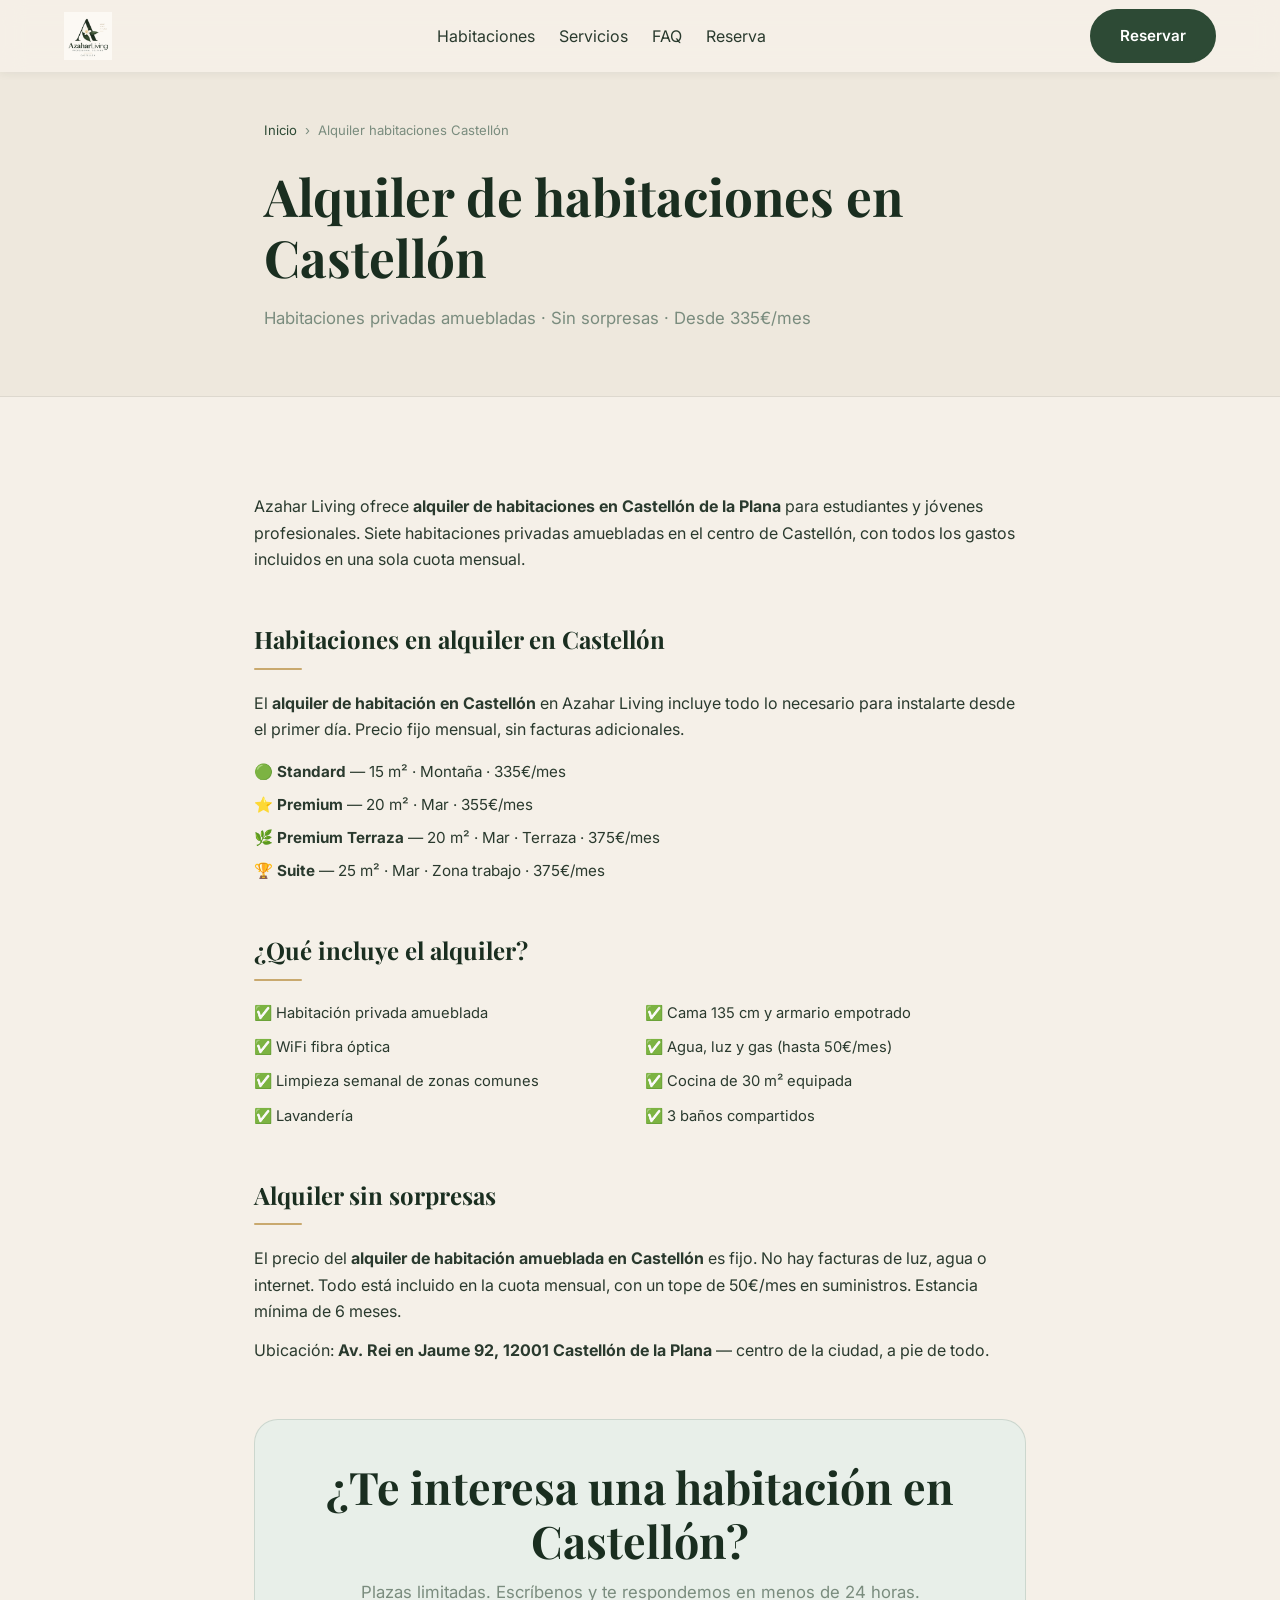
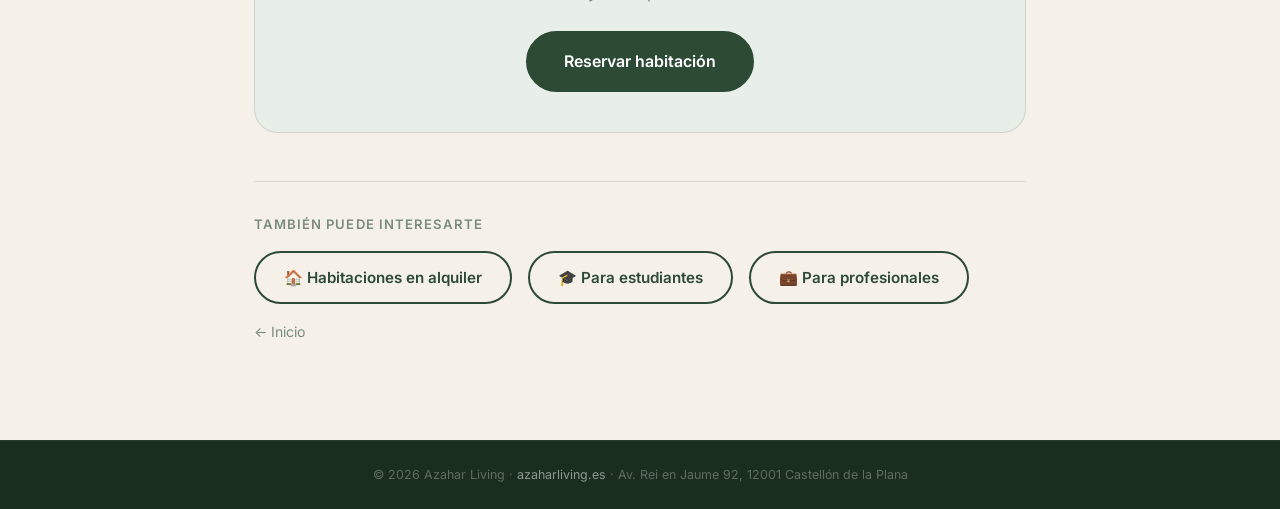
<file: alquiler-habitaciones-castellon/index.html>
<!DOCTYPE html>
<html lang="es">
<head>
  <meta charset="UTF-8" />
  <meta name="viewport" content="width=device-width, initial-scale=1.0" />
  <meta name="description" content="Alquiler de habitaciones en Castellón de la Plana. Habitaciones privadas amuebladas con gastos incluidos desde 335€/mes. Sin sorpresas. Azahar Living." />
  <meta name="robots" content="index, follow" />
  <link rel="canonical" href="https://azaharliving.es/alquiler-habitaciones-castellon/" />
  <meta property="og:title" content="Alquiler de habitaciones en Castellón | Azahar Living" />
  <meta property="og:description" content="Alquiler de habitaciones en Castellón de la Plana. Habitaciones privadas amuebladas con gastos incluidos desde 335€/mes. Sin sorpresas. Azahar Living." />
  <meta property="og:url" content="https://azaharliving.es/alquiler-habitaciones-castellon/" />
  <meta property="og:type" content="website" />
  <meta property="og:site_name" content="Azahar Living" />
  <title>Alquiler de habitaciones en Castellón | Azahar Living</title>
  <link rel="stylesheet" href="../css/styles.css" />
  <link rel="preconnect" href="https://fonts.googleapis.com" />
  <link rel="preconnect" href="https://fonts.gstatic.com" crossorigin />
  <link href="https://fonts.googleapis.com/css2?family=Playfair+Display:wght@400;600;700&family=Inter:wght@300;400;500;600&display=swap" rel="stylesheet" />
  <script type="application/ld+json">
  {"@context":"https://schema.org","@type":"WebPage","@id":"https://azaharliving.es/alquiler-habitaciones-castellon/","name":"Alquiler de habitaciones en Castellón","description":"Alquiler de habitaciones en Castellón de la Plana. Habitaciones privadas amuebladas con gastos incluidos desde 335€/mes. Sin sorpresas. Azahar Living.","url":"https://azaharliving.es/alquiler-habitaciones-castellon/","isPartOf":{"@id":"https://azaharliving.es/#website"}}
  </script>
</head>
<body>
  <header class="navbar scrolled">
    <div class="container navbar__inner">
      <a href="/" class="navbar__logo" aria-label="Azahar Living">
        <img src="../images/Logo Coliving.png" alt="Azahar Living — Habitaciones en Castellón" class="navbar__logo-img" onerror="this.style.display='none';this.nextElementSibling.style.display='flex';" />
        <span class="navbar__logo-text" style="display:none;"><span class="logo-azahar">Azahar</span><span class="logo-living">Living</span></span>
      </a>
      <nav><ul style="display:flex;gap:24px;list-style:none;">
        <li><a href="/#rooms">Habitaciones</a></li>
        <li><a href="/#services">Servicios</a></li>
        <li><a href="/#faq">FAQ</a></li>
        <li><a href="/#contact">Reserva</a></li>
      </ul></nav>
      <a href="/#contact" class="btn btn--primary">Reservar</a>
    </div>
  </header>

  <section class="subpage-hero">
    <div class="container subpage-hero__content">
      <nav class="breadcrumb" aria-label="Ruta de navegación"><a href="/">Inicio</a> <span>›</span> <span>Alquiler habitaciones Castellón</span></nav>
      <h1 class="section__title" style="font-size:clamp(2rem,5vw,3.2rem);margin-bottom:16px;">Alquiler de habitaciones en Castellón</h1>
      <p class="section__subtitle">Habitaciones privadas amuebladas · Sin sorpresas · Desde 335€/mes</p>
    </div>
  </section>

  <section class="section">
    <div class="container" style="max-width:820px;">
      
      <p>Azahar Living ofrece <strong>alquiler de habitaciones en Castellón de la Plana</strong> para estudiantes y jóvenes profesionales. Siete habitaciones privadas amuebladas en el centro de Castellón, con todos los gastos incluidos en una sola cuota mensual.</p>

      <h2 style="font-family:var(--font-serif);font-size:1.5rem;color:var(--clr-dark);margin:48px 0 8px;">Habitaciones en alquiler en Castellón</h2>
      <div class="gold-divider" style="margin-bottom:20px;"></div>
      <p>El <strong>alquiler de habitación en Castellón</strong> en Azahar Living incluye todo lo necesario para instalarte desde el primer día. Precio fijo mensual, sin facturas adicionales.</p>
      <ul style="margin-top:16px;display:flex;flex-direction:column;gap:8px;list-style:none;">
        <li style="font-size:.95rem;">🟢 <strong>Standard</strong> — 15 m² · Montaña · 335€/mes</li>
        <li style="font-size:.95rem;">⭐ <strong>Premium</strong> — 20 m² · Mar · 355€/mes</li>
        <li style="font-size:.95rem;">🌿 <strong>Premium Terraza</strong> — 20 m² · Mar · Terraza · 375€/mes</li>
        <li style="font-size:.95rem;">🏆 <strong>Suite</strong> — 25 m² · Mar · Zona trabajo · 375€/mes</li>
      </ul>

      <h2 style="font-family:var(--font-serif);font-size:1.5rem;color:var(--clr-dark);margin:48px 0 8px;">¿Qué incluye el alquiler?</h2>
      <div class="gold-divider" style="margin-bottom:20px;"></div>
      <ul style="display:grid;grid-template-columns:1fr 1fr;gap:10px;list-style:none;">
        <li style="font-size:.92rem;">✅ Habitación privada amueblada</li>
        <li style="font-size:.92rem;">✅ Cama 135 cm y armario empotrado</li>
        <li style="font-size:.92rem;">✅ WiFi fibra óptica</li>
        <li style="font-size:.92rem;">✅ Agua, luz y gas (hasta 50€/mes)</li>
        <li style="font-size:.92rem;">✅ Limpieza semanal de zonas comunes</li>
        <li style="font-size:.92rem;">✅ Cocina de 30 m² equipada</li>
        <li style="font-size:.92rem;">✅ Lavandería</li>
        <li style="font-size:.92rem;">✅ 3 baños compartidos</li>
      </ul>

      <h2 style="font-family:var(--font-serif);font-size:1.5rem;color:var(--clr-dark);margin:48px 0 8px;">Alquiler sin sorpresas</h2>
      <div class="gold-divider" style="margin-bottom:20px;"></div>
      <p>El precio del <strong>alquiler de habitación amueblada en Castellón</strong> es fijo. No hay facturas de luz, agua o internet. Todo está incluido en la cuota mensual, con un tope de 50€/mes en suministros. Estancia mínima de 6 meses.</p>
      <p style="margin-top:12px;">Ubicación: <strong>Av. Rei en Jaume 92, 12001 Castellón de la Plana</strong> — centro de la ciudad, a pie de todo.</p>
    

      <div style="text-align:center;margin-top:56px;padding:40px;background:var(--clr-primary-lt);border-radius:var(--radius-lg);border:1px solid rgba(45,74,53,.15);">
        <h2 class="section__title" style="margin-bottom:12px;">¿Te interesa una habitación en Castellón?</h2>
        <p class="section__subtitle" style="margin-bottom:24px;">Plazas limitadas. Escríbenos y te respondemos en menos de 24 horas.</p>
        <a href="/#contact" class="btn btn--primary btn--lg">Reservar habitación</a>
      </div>

      <div style="margin-top:48px;padding-top:32px;border-top:1px solid var(--clr-border);">
        <p style="font-size:.82rem;color:var(--clr-text-muted);margin-bottom:16px;font-weight:600;text-transform:uppercase;letter-spacing:.08em;">También puede interesarte</p>
        <div style="display:flex;gap:16px;flex-wrap:wrap;">
          <a href="/habitaciones-castellon/" class="btn btn--outline">🏠 Habitaciones en alquiler</a>
          <a href="/habitaciones-estudiantes-castellon/" class="btn btn--outline">🎓 Para estudiantes</a>
          <a href="/habitaciones-profesionales-castellon/" class="btn btn--outline">💼 Para profesionales</a>
          <a href="/" style="align-self:center;font-size:.88rem;color:var(--clr-text-muted);">← Inicio</a>
        </div>
      </div>
    </div>
  </section>

  <footer class="footer">
    <div class="footer__bottom">
      <p>© 2026 Azahar Living · <a href="/" style="color:rgba(255,255,255,.5);">azaharliving.es</a> · Av. Rei en Jaume 92, 12001 Castellón de la Plana</p>
    </div>
  </footer>
</body>
</html>
</file>
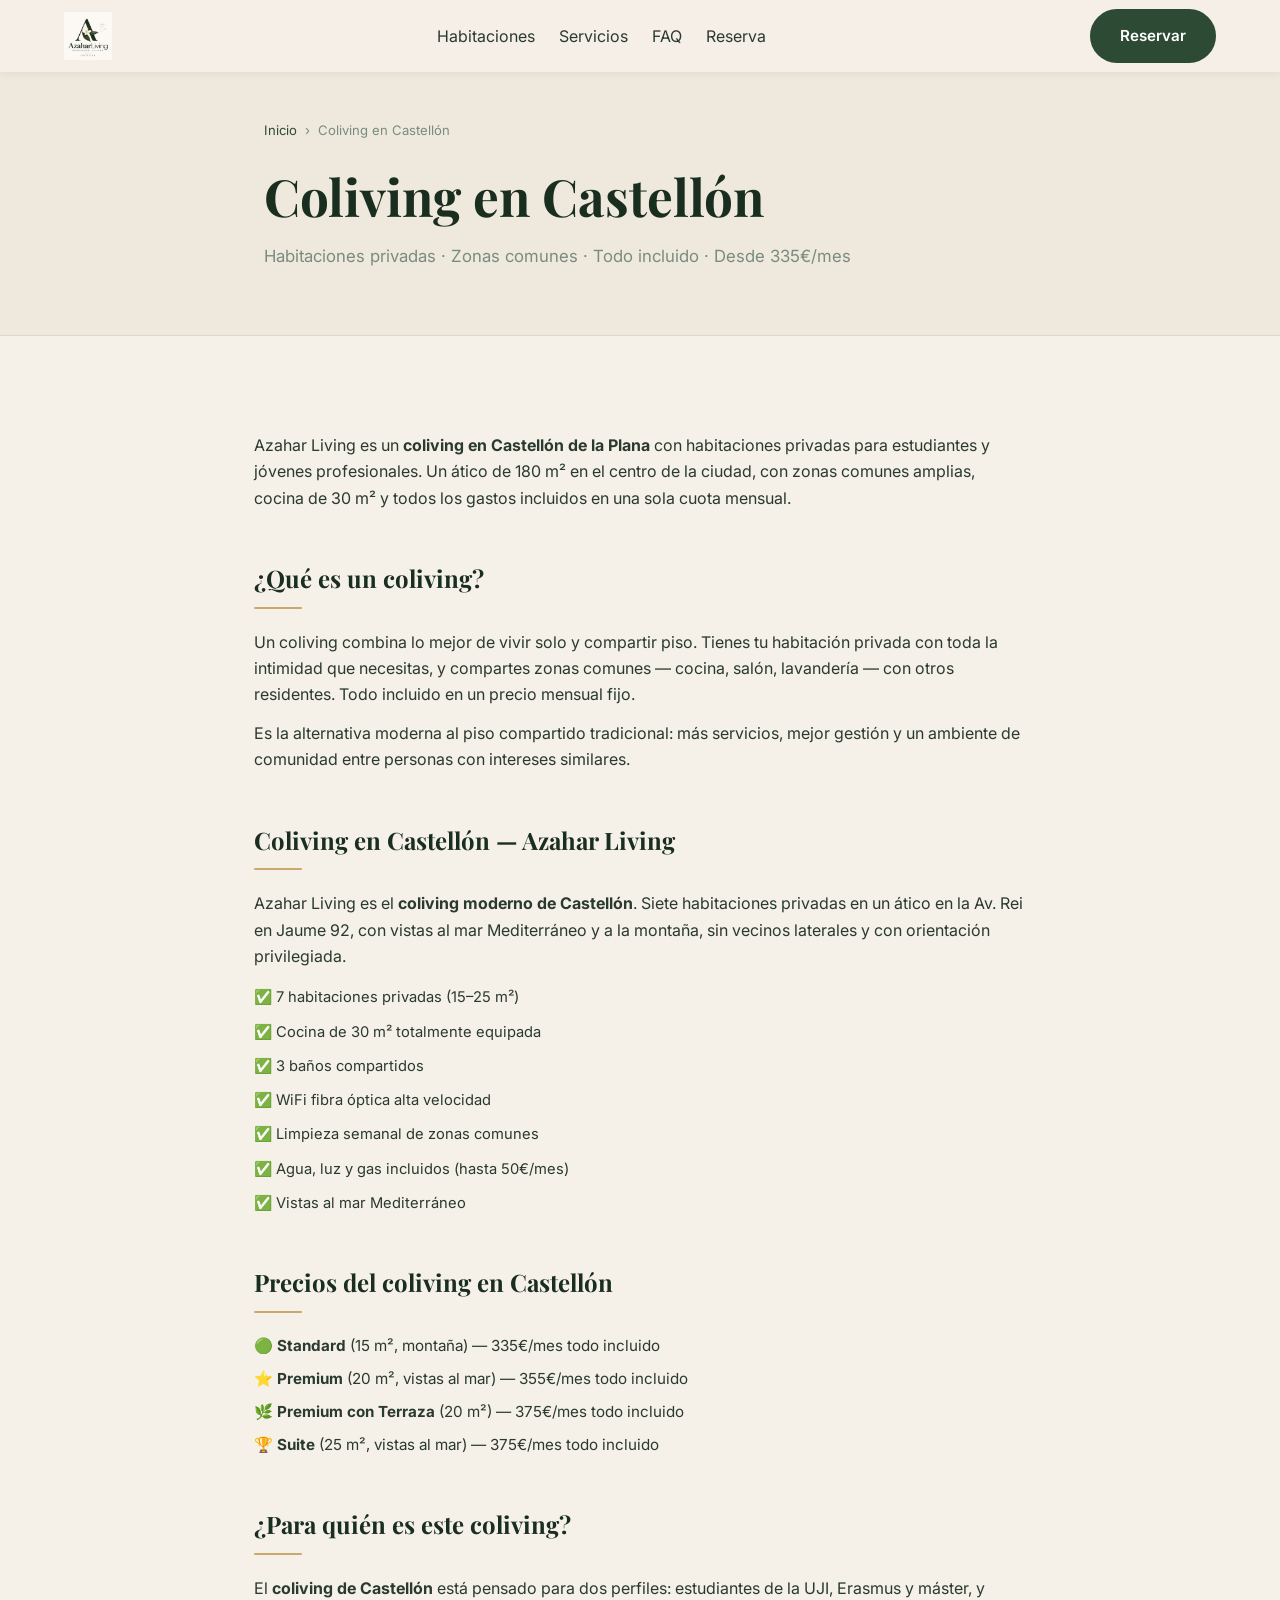
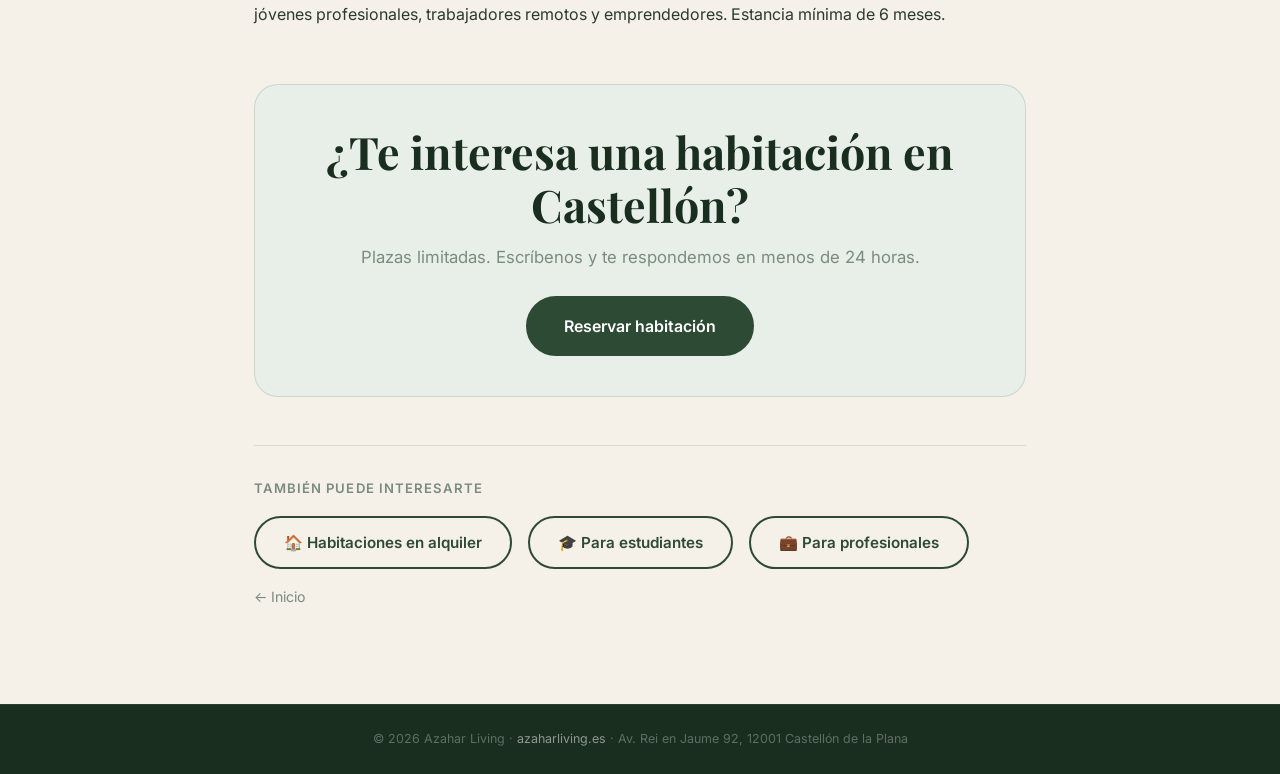
<file: coliving-castellon/index.html>
<!DOCTYPE html>
<html lang="es">
<head>
  <meta charset="UTF-8" />
  <meta name="viewport" content="width=device-width, initial-scale=1.0" />
  <meta name="description" content="Coliving en Castellón de la Plana. Habitaciones privadas amuebladas con WiFi, cocina, limpieza y gastos incluidos. Desde 335€/mes. Azahar Living." />
  <meta name="robots" content="index, follow" />
  <link rel="canonical" href="https://azaharliving.es/coliving-castellon/" />
  <meta property="og:title" content="Coliving en Castellón | Habitaciones privadas | Azahar Living" />
  <meta property="og:description" content="Coliving en Castellón de la Plana. Habitaciones privadas amuebladas con WiFi, cocina, limpieza y gastos incluidos. Desde 335€/mes. Azahar Living." />
  <meta property="og:url" content="https://azaharliving.es/coliving-castellon/" />
  <meta property="og:type" content="website" />
  <meta property="og:site_name" content="Azahar Living" />
  <title>Coliving en Castellón | Habitaciones privadas | Azahar Living</title>
  <link rel="stylesheet" href="../css/styles.css" />
  <link rel="preconnect" href="https://fonts.googleapis.com" />
  <link rel="preconnect" href="https://fonts.gstatic.com" crossorigin />
  <link href="https://fonts.googleapis.com/css2?family=Playfair+Display:wght@400;600;700&family=Inter:wght@300;400;500;600&display=swap" rel="stylesheet" />
  <script type="application/ld+json">
  {"@context":"https://schema.org","@type":"WebPage","@id":"https://azaharliving.es/coliving-castellon/","name":"Coliving en Castellón","description":"Coliving en Castellón de la Plana. Habitaciones privadas amuebladas con WiFi, cocina, limpieza y gastos incluidos. Desde 335€/mes. Azahar Living.","url":"https://azaharliving.es/coliving-castellon/","isPartOf":{"@id":"https://azaharliving.es/#website"}}
  </script>
</head>
<body>
  <header class="navbar scrolled">
    <div class="container navbar__inner">
      <a href="/" class="navbar__logo" aria-label="Azahar Living">
        <img src="../images/Logo Coliving.png" alt="Azahar Living — Habitaciones en Castellón" class="navbar__logo-img" onerror="this.style.display='none';this.nextElementSibling.style.display='flex';" />
        <span class="navbar__logo-text" style="display:none;"><span class="logo-azahar">Azahar</span><span class="logo-living">Living</span></span>
      </a>
      <nav><ul style="display:flex;gap:24px;list-style:none;">
        <li><a href="/#rooms">Habitaciones</a></li>
        <li><a href="/#services">Servicios</a></li>
        <li><a href="/#faq">FAQ</a></li>
        <li><a href="/#contact">Reserva</a></li>
      </ul></nav>
      <a href="/#contact" class="btn btn--primary">Reservar</a>
    </div>
  </header>

  <section class="subpage-hero">
    <div class="container subpage-hero__content">
      <nav class="breadcrumb" aria-label="Ruta de navegación"><a href="/">Inicio</a> <span>›</span> <span>Coliving en Castellón</span></nav>
      <h1 class="section__title" style="font-size:clamp(2rem,5vw,3.2rem);margin-bottom:16px;">Coliving en Castellón</h1>
      <p class="section__subtitle">Habitaciones privadas · Zonas comunes · Todo incluido · Desde 335€/mes</p>
    </div>
  </section>

  <section class="section">
    <div class="container" style="max-width:820px;">
      
      <p>Azahar Living es un <strong>coliving en Castellón de la Plana</strong> con habitaciones privadas para estudiantes y jóvenes profesionales. Un ático de 180 m² en el centro de la ciudad, con zonas comunes amplias, cocina de 30 m² y todos los gastos incluidos en una sola cuota mensual.</p>

      <h2 style="font-family:var(--font-serif);font-size:1.5rem;color:var(--clr-dark);margin:48px 0 8px;">¿Qué es un coliving?</h2>
      <div class="gold-divider" style="margin-bottom:20px;"></div>
      <p>Un coliving combina lo mejor de vivir solo y compartir piso. Tienes tu habitación privada con toda la intimidad que necesitas, y compartes zonas comunes — cocina, salón, lavandería — con otros residentes. Todo incluido en un precio mensual fijo.</p>
      <p style="margin-top:12px;">Es la alternativa moderna al piso compartido tradicional: más servicios, mejor gestión y un ambiente de comunidad entre personas con intereses similares.</p>

      <h2 style="font-family:var(--font-serif);font-size:1.5rem;color:var(--clr-dark);margin:48px 0 8px;">Coliving en Castellón — Azahar Living</h2>
      <div class="gold-divider" style="margin-bottom:20px;"></div>
      <p>Azahar Living es el <strong>coliving moderno de Castellón</strong>. Siete habitaciones privadas en un ático en la Av. Rei en Jaume 92, con vistas al mar Mediterráneo y a la montaña, sin vecinos laterales y con orientación privilegiada.</p>
      <ul style="margin-top:16px;display:flex;flex-direction:column;gap:10px;list-style:none;">
        <li style="font-size:.92rem;">✅ 7 habitaciones privadas (15–25 m²)</li>
        <li style="font-size:.92rem;">✅ Cocina de 30 m² totalmente equipada</li>
        <li style="font-size:.92rem;">✅ 3 baños compartidos</li>
        <li style="font-size:.92rem;">✅ WiFi fibra óptica alta velocidad</li>
        <li style="font-size:.92rem;">✅ Limpieza semanal de zonas comunes</li>
        <li style="font-size:.92rem;">✅ Agua, luz y gas incluidos (hasta 50€/mes)</li>
        <li style="font-size:.92rem;">✅ Vistas al mar Mediterráneo</li>
      </ul>

      <h2 style="font-family:var(--font-serif);font-size:1.5rem;color:var(--clr-dark);margin:48px 0 8px;">Precios del coliving en Castellón</h2>
      <div class="gold-divider" style="margin-bottom:20px;"></div>
      <ul style="display:flex;flex-direction:column;gap:8px;list-style:none;">
        <li style="font-size:.95rem;">🟢 <strong>Standard</strong> (15 m², montaña) — 335€/mes todo incluido</li>
        <li style="font-size:.95rem;">⭐ <strong>Premium</strong> (20 m², vistas al mar) — 355€/mes todo incluido</li>
        <li style="font-size:.95rem;">🌿 <strong>Premium con Terraza</strong> (20 m²) — 375€/mes todo incluido</li>
        <li style="font-size:.95rem;">🏆 <strong>Suite</strong> (25 m², vistas al mar) — 375€/mes todo incluido</li>
      </ul>

      <h2 style="font-family:var(--font-serif);font-size:1.5rem;color:var(--clr-dark);margin:48px 0 8px;">¿Para quién es este coliving?</h2>
      <div class="gold-divider" style="margin-bottom:20px;"></div>
      <p>El <strong>coliving de Castellón</strong> está pensado para dos perfiles: <a href="/habitaciones-estudiantes-castellon/">estudiantes de la UJI, Erasmus y máster</a>, y <a href="/habitaciones-profesionales-castellon/">jóvenes profesionales, trabajadores remotos y emprendedores</a>. Estancia mínima de 6 meses.</p>
    

      <div style="text-align:center;margin-top:56px;padding:40px;background:var(--clr-primary-lt);border-radius:var(--radius-lg);border:1px solid rgba(45,74,53,.15);">
        <h2 class="section__title" style="margin-bottom:12px;">¿Te interesa una habitación en Castellón?</h2>
        <p class="section__subtitle" style="margin-bottom:24px;">Plazas limitadas. Escríbenos y te respondemos en menos de 24 horas.</p>
        <a href="/#contact" class="btn btn--primary btn--lg">Reservar habitación</a>
      </div>

      <div style="margin-top:48px;padding-top:32px;border-top:1px solid var(--clr-border);">
        <p style="font-size:.82rem;color:var(--clr-text-muted);margin-bottom:16px;font-weight:600;text-transform:uppercase;letter-spacing:.08em;">También puede interesarte</p>
        <div style="display:flex;gap:16px;flex-wrap:wrap;">
          <a href="/habitaciones-castellon/" class="btn btn--outline">🏠 Habitaciones en alquiler</a>
          <a href="/habitaciones-estudiantes-castellon/" class="btn btn--outline">🎓 Para estudiantes</a>
          <a href="/habitaciones-profesionales-castellon/" class="btn btn--outline">💼 Para profesionales</a>
          <a href="/" style="align-self:center;font-size:.88rem;color:var(--clr-text-muted);">← Inicio</a>
        </div>
      </div>
    </div>
  </section>

  <footer class="footer">
    <div class="footer__bottom">
      <p>© 2026 Azahar Living · <a href="/" style="color:rgba(255,255,255,.5);">azaharliving.es</a> · Av. Rei en Jaume 92, 12001 Castellón de la Plana</p>
    </div>
  </footer>
</body>
</html>
</file>
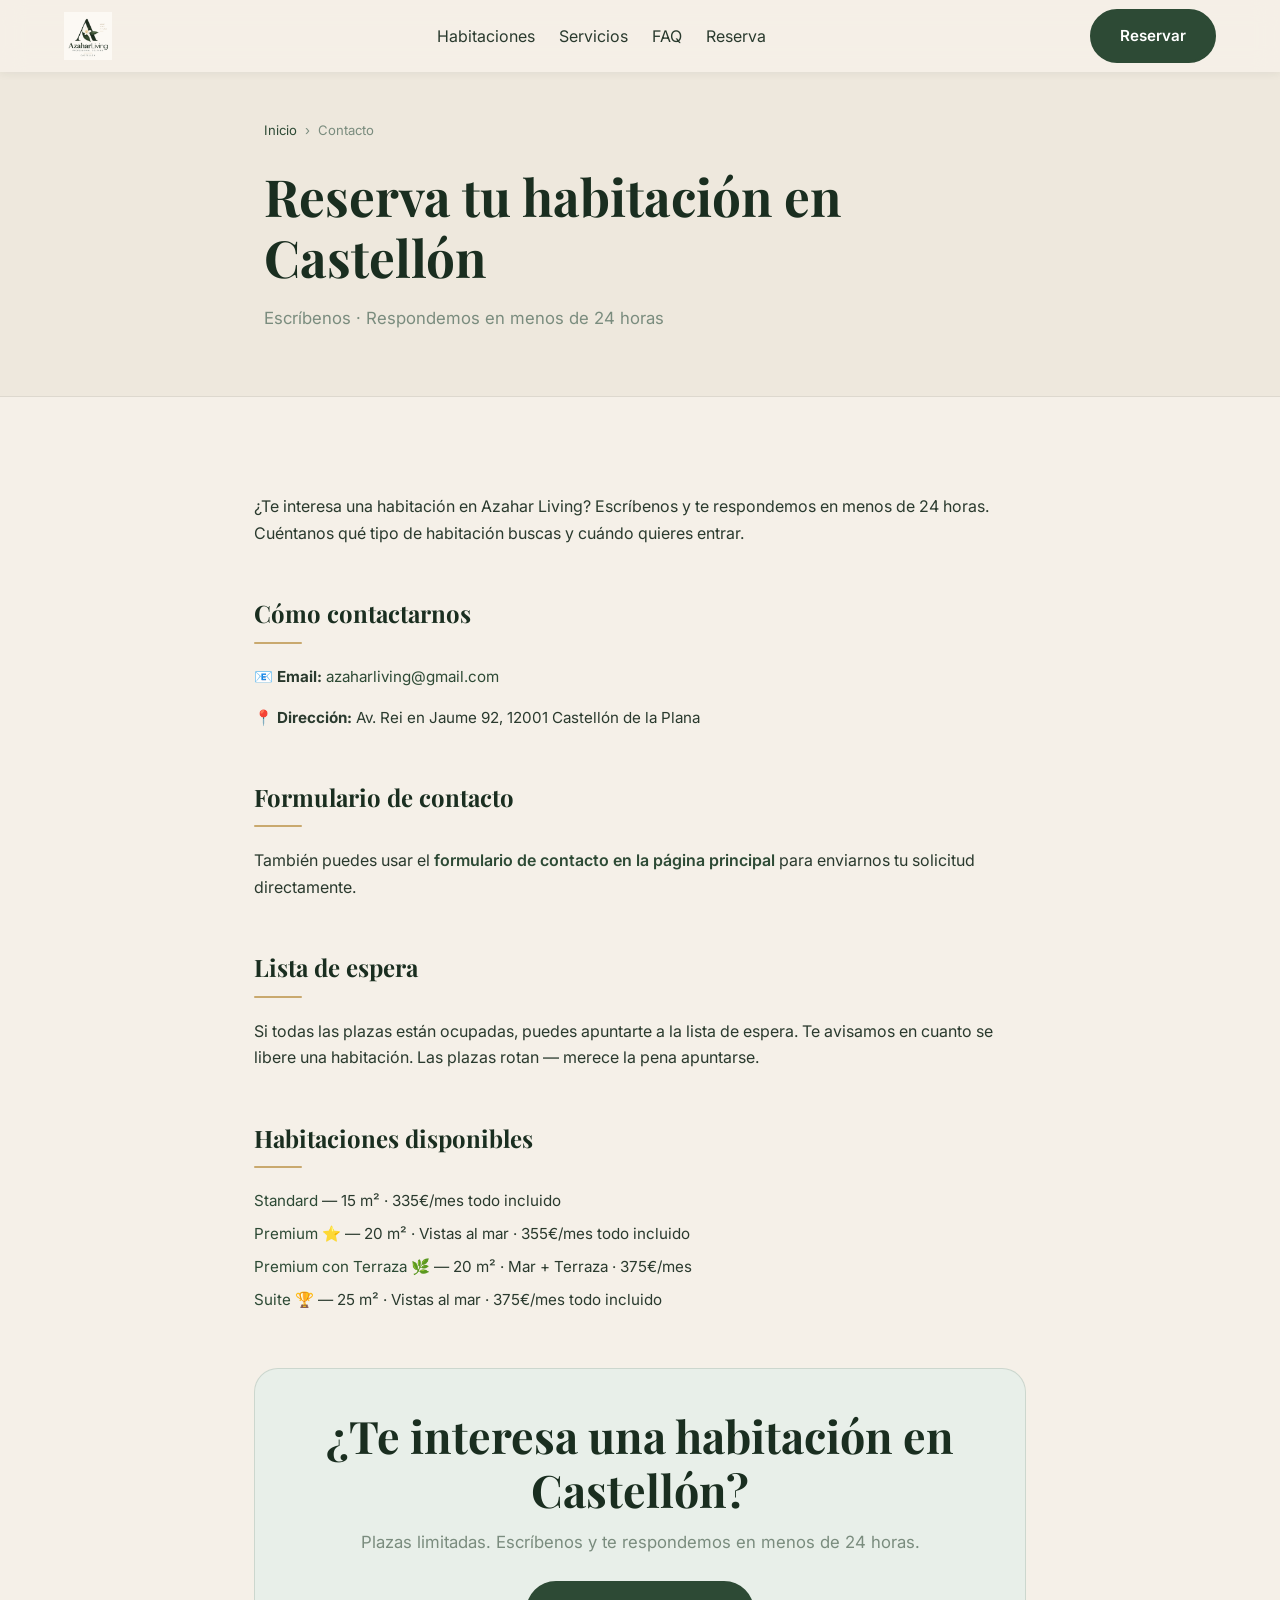
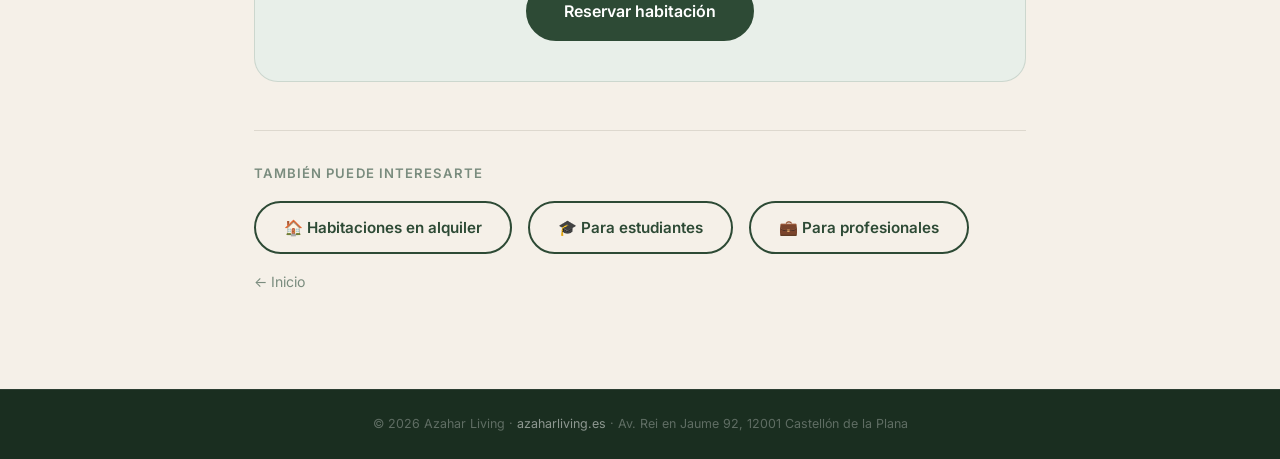
<file: contacto/index.html>
<!DOCTYPE html>
<html lang="es">
<head>
  <meta charset="UTF-8" />
  <meta name="viewport" content="width=device-width, initial-scale=1.0" />
  <meta name="description" content="Contacta con Azahar Living para reservar tu habitación en Castellón. Respondemos en menos de 24 horas. azaharliving@gmail.com" />
  <meta name="robots" content="index, follow" />
  <link rel="canonical" href="https://azaharliving.es/contacto/" />
  <meta property="og:title" content="Contacto | Reserva tu habitación en Castellón | Azahar Living" />
  <meta property="og:description" content="Contacta con Azahar Living para reservar tu habitación en Castellón. Respondemos en menos de 24 horas. azaharliving@gmail.com" />
  <meta property="og:url" content="https://azaharliving.es/contacto/" />
  <meta property="og:type" content="website" />
  <meta property="og:site_name" content="Azahar Living" />
  <title>Contacto | Reserva tu habitación en Castellón | Azahar Living</title>
  <link rel="stylesheet" href="../css/styles.css" />
  <link rel="preconnect" href="https://fonts.googleapis.com" />
  <link rel="preconnect" href="https://fonts.gstatic.com" crossorigin />
  <link href="https://fonts.googleapis.com/css2?family=Playfair+Display:wght@400;600;700&family=Inter:wght@300;400;500;600&display=swap" rel="stylesheet" />
  <script type="application/ld+json">
  {"@context":"https://schema.org","@type":"WebPage","@id":"https://azaharliving.es/contacto/","name":"Reserva tu habitación en Castellón","description":"Contacta con Azahar Living para reservar tu habitación en Castellón. Respondemos en menos de 24 horas. azaharliving@gmail.com","url":"https://azaharliving.es/contacto/","isPartOf":{"@id":"https://azaharliving.es/#website"}}
  </script>
</head>
<body>
  <header class="navbar scrolled">
    <div class="container navbar__inner">
      <a href="/" class="navbar__logo" aria-label="Azahar Living">
        <img src="../images/Logo Coliving.png" alt="Azahar Living — Habitaciones en Castellón" class="navbar__logo-img" onerror="this.style.display='none';this.nextElementSibling.style.display='flex';" />
        <span class="navbar__logo-text" style="display:none;"><span class="logo-azahar">Azahar</span><span class="logo-living">Living</span></span>
      </a>
      <nav><ul style="display:flex;gap:24px;list-style:none;">
        <li><a href="/#rooms">Habitaciones</a></li>
        <li><a href="/#services">Servicios</a></li>
        <li><a href="/#faq">FAQ</a></li>
        <li><a href="/#contact">Reserva</a></li>
      </ul></nav>
      <a href="/#contact" class="btn btn--primary">Reservar</a>
    </div>
  </header>

  <section class="subpage-hero">
    <div class="container subpage-hero__content">
      <nav class="breadcrumb" aria-label="Ruta de navegación"><a href="/">Inicio</a> <span>›</span> <span>Contacto</span></nav>
      <h1 class="section__title" style="font-size:clamp(2rem,5vw,3.2rem);margin-bottom:16px;">Reserva tu habitación en Castellón</h1>
      <p class="section__subtitle">Escríbenos · Respondemos en menos de 24 horas</p>
    </div>
  </section>

  <section class="section">
    <div class="container" style="max-width:820px;">
      
      <p>¿Te interesa una habitación en Azahar Living? Escríbenos y te respondemos en menos de 24 horas. Cuéntanos qué tipo de habitación buscas y cuándo quieres entrar.</p>

      <h2 style="font-family:var(--font-serif);font-size:1.5rem;color:var(--clr-dark);margin:48px 0 8px;">Cómo contactarnos</h2>
      <div class="gold-divider" style="margin-bottom:20px;"></div>
      <ul style="display:flex;flex-direction:column;gap:16px;list-style:none;">
        <li style="font-size:.95rem;">📧 <strong>Email:</strong> <a href="mailto:azaharliving@gmail.com" style="color:var(--clr-primary);">azaharliving@gmail.com</a></li>
        <li style="font-size:.95rem;">📍 <strong>Dirección:</strong> Av. Rei en Jaume 92, 12001 Castellón de la Plana</li>
      </ul>

      <h2 style="font-family:var(--font-serif);font-size:1.5rem;color:var(--clr-dark);margin:48px 0 8px;">Formulario de contacto</h2>
      <div class="gold-divider" style="margin-bottom:20px;"></div>
      <p>También puedes usar el <a href="/#contact" style="color:var(--clr-primary);font-weight:600;">formulario de contacto en la página principal</a> para enviarnos tu solicitud directamente.</p>

      <h2 style="font-family:var(--font-serif);font-size:1.5rem;color:var(--clr-dark);margin:48px 0 8px;">Lista de espera</h2>
      <div class="gold-divider" style="margin-bottom:20px;"></div>
      <p>Si todas las plazas están ocupadas, puedes apuntarte a la lista de espera. Te avisamos en cuanto se libere una habitación. Las plazas rotan — merece la pena apuntarse.</p>

      <h2 style="font-family:var(--font-serif);font-size:1.5rem;color:var(--clr-dark);margin:48px 0 8px;">Habitaciones disponibles</h2>
      <div class="gold-divider" style="margin-bottom:20px;"></div>
      <ul style="display:flex;flex-direction:column;gap:8px;list-style:none;">
        <li style="font-size:.95rem;"><a href="/habitaciones/standard/" style="color:var(--clr-primary);">Standard</a> — 15 m² · 335€/mes todo incluido</li>
        <li style="font-size:.95rem;"><a href="/habitaciones/premium/" style="color:var(--clr-primary);">Premium ⭐</a> — 20 m² · Vistas al mar · 355€/mes todo incluido</li>
        <li style="font-size:.95rem;"><a href="/habitaciones/premium-terraza/" style="color:var(--clr-primary);">Premium con Terraza 🌿</a> — 20 m² · Mar + Terraza · 375€/mes</li>
        <li style="font-size:.95rem;"><a href="/habitaciones/suite/" style="color:var(--clr-primary);">Suite 🏆</a> — 25 m² · Vistas al mar · 375€/mes todo incluido</li>
      </ul>
    

      <div style="text-align:center;margin-top:56px;padding:40px;background:var(--clr-primary-lt);border-radius:var(--radius-lg);border:1px solid rgba(45,74,53,.15);">
        <h2 class="section__title" style="margin-bottom:12px;">¿Te interesa una habitación en Castellón?</h2>
        <p class="section__subtitle" style="margin-bottom:24px;">Plazas limitadas. Escríbenos y te respondemos en menos de 24 horas.</p>
        <a href="/#contact" class="btn btn--primary btn--lg">Reservar habitación</a>
      </div>

      <div style="margin-top:48px;padding-top:32px;border-top:1px solid var(--clr-border);">
        <p style="font-size:.82rem;color:var(--clr-text-muted);margin-bottom:16px;font-weight:600;text-transform:uppercase;letter-spacing:.08em;">También puede interesarte</p>
        <div style="display:flex;gap:16px;flex-wrap:wrap;">
          <a href="/habitaciones-castellon/" class="btn btn--outline">🏠 Habitaciones en alquiler</a>
          <a href="/habitaciones-estudiantes-castellon/" class="btn btn--outline">🎓 Para estudiantes</a>
          <a href="/habitaciones-profesionales-castellon/" class="btn btn--outline">💼 Para profesionales</a>
          <a href="/" style="align-self:center;font-size:.88rem;color:var(--clr-text-muted);">← Inicio</a>
        </div>
      </div>
    </div>
  </section>

  <footer class="footer">
    <div class="footer__bottom">
      <p>© 2026 Azahar Living · <a href="/" style="color:rgba(255,255,255,.5);">azaharliving.es</a> · Av. Rei en Jaume 92, 12001 Castellón de la Plana</p>
    </div>
  </footer>
</body>
</html>
</file>
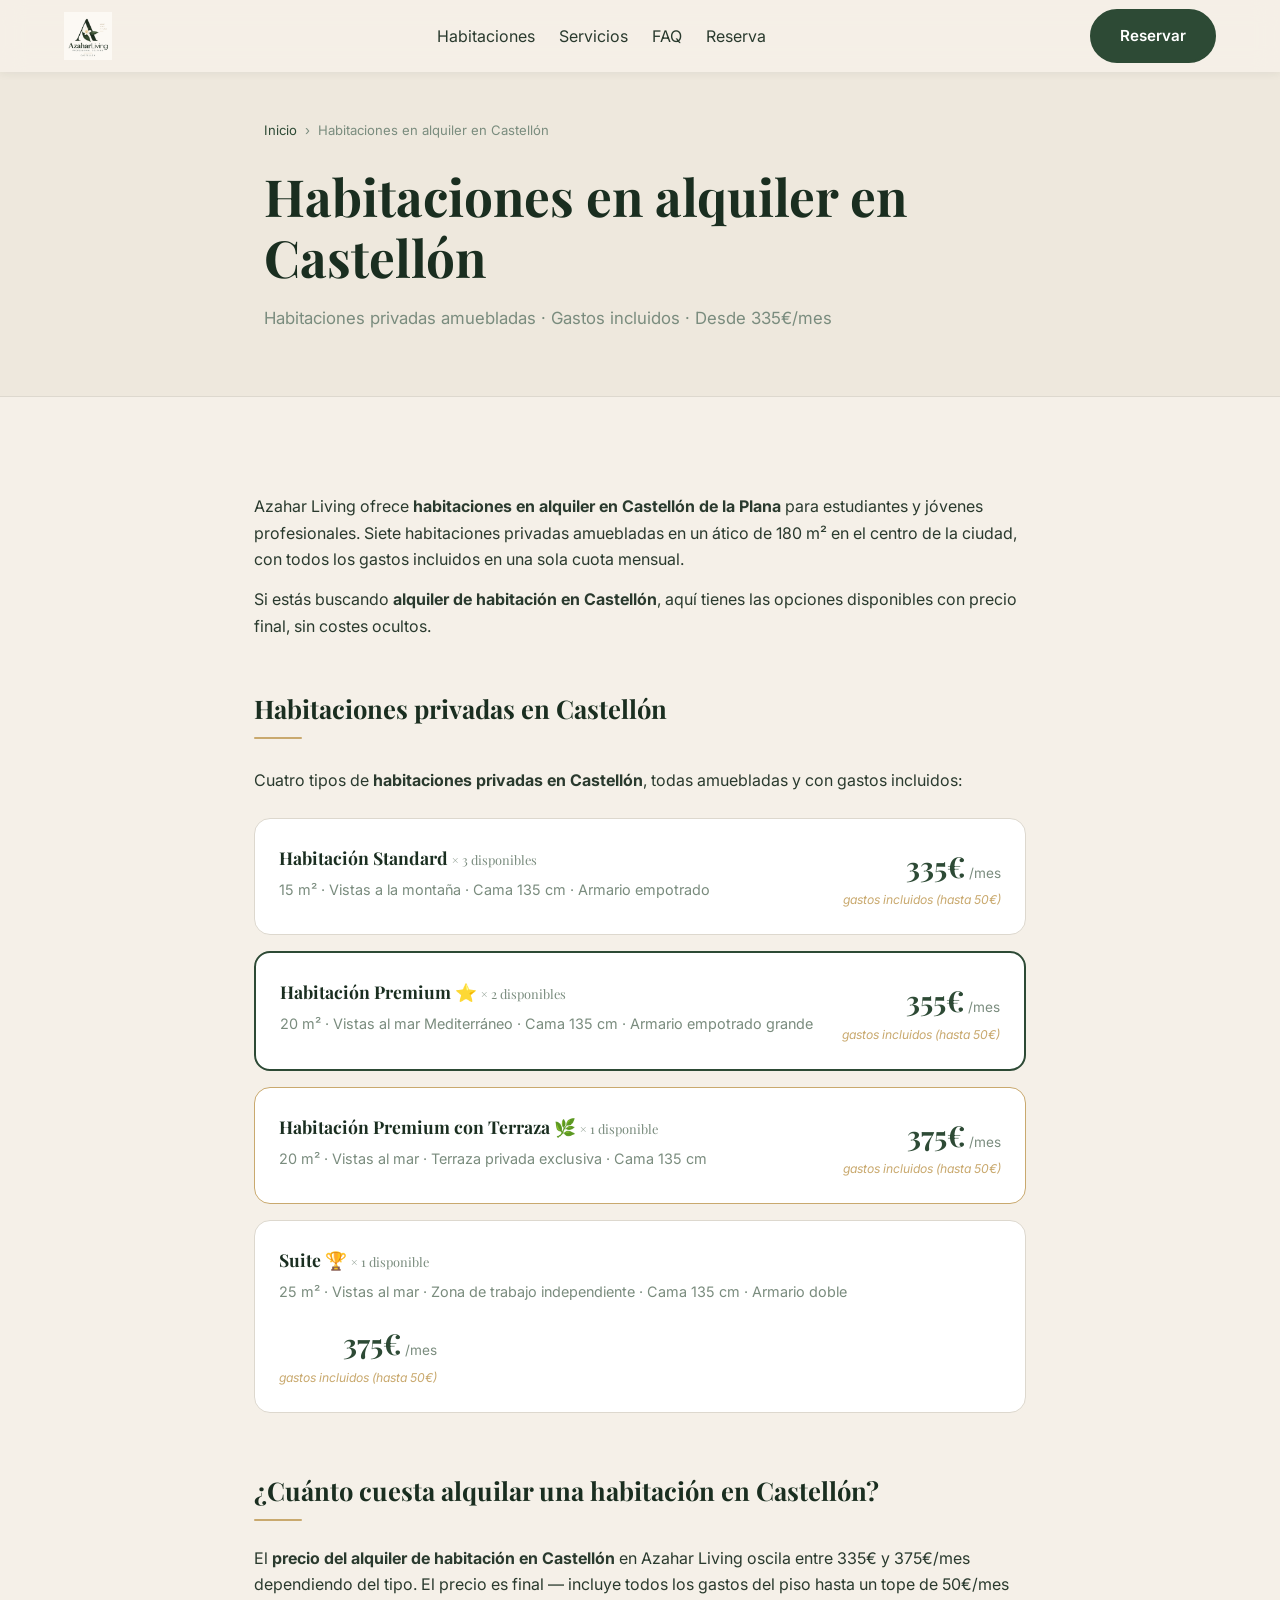
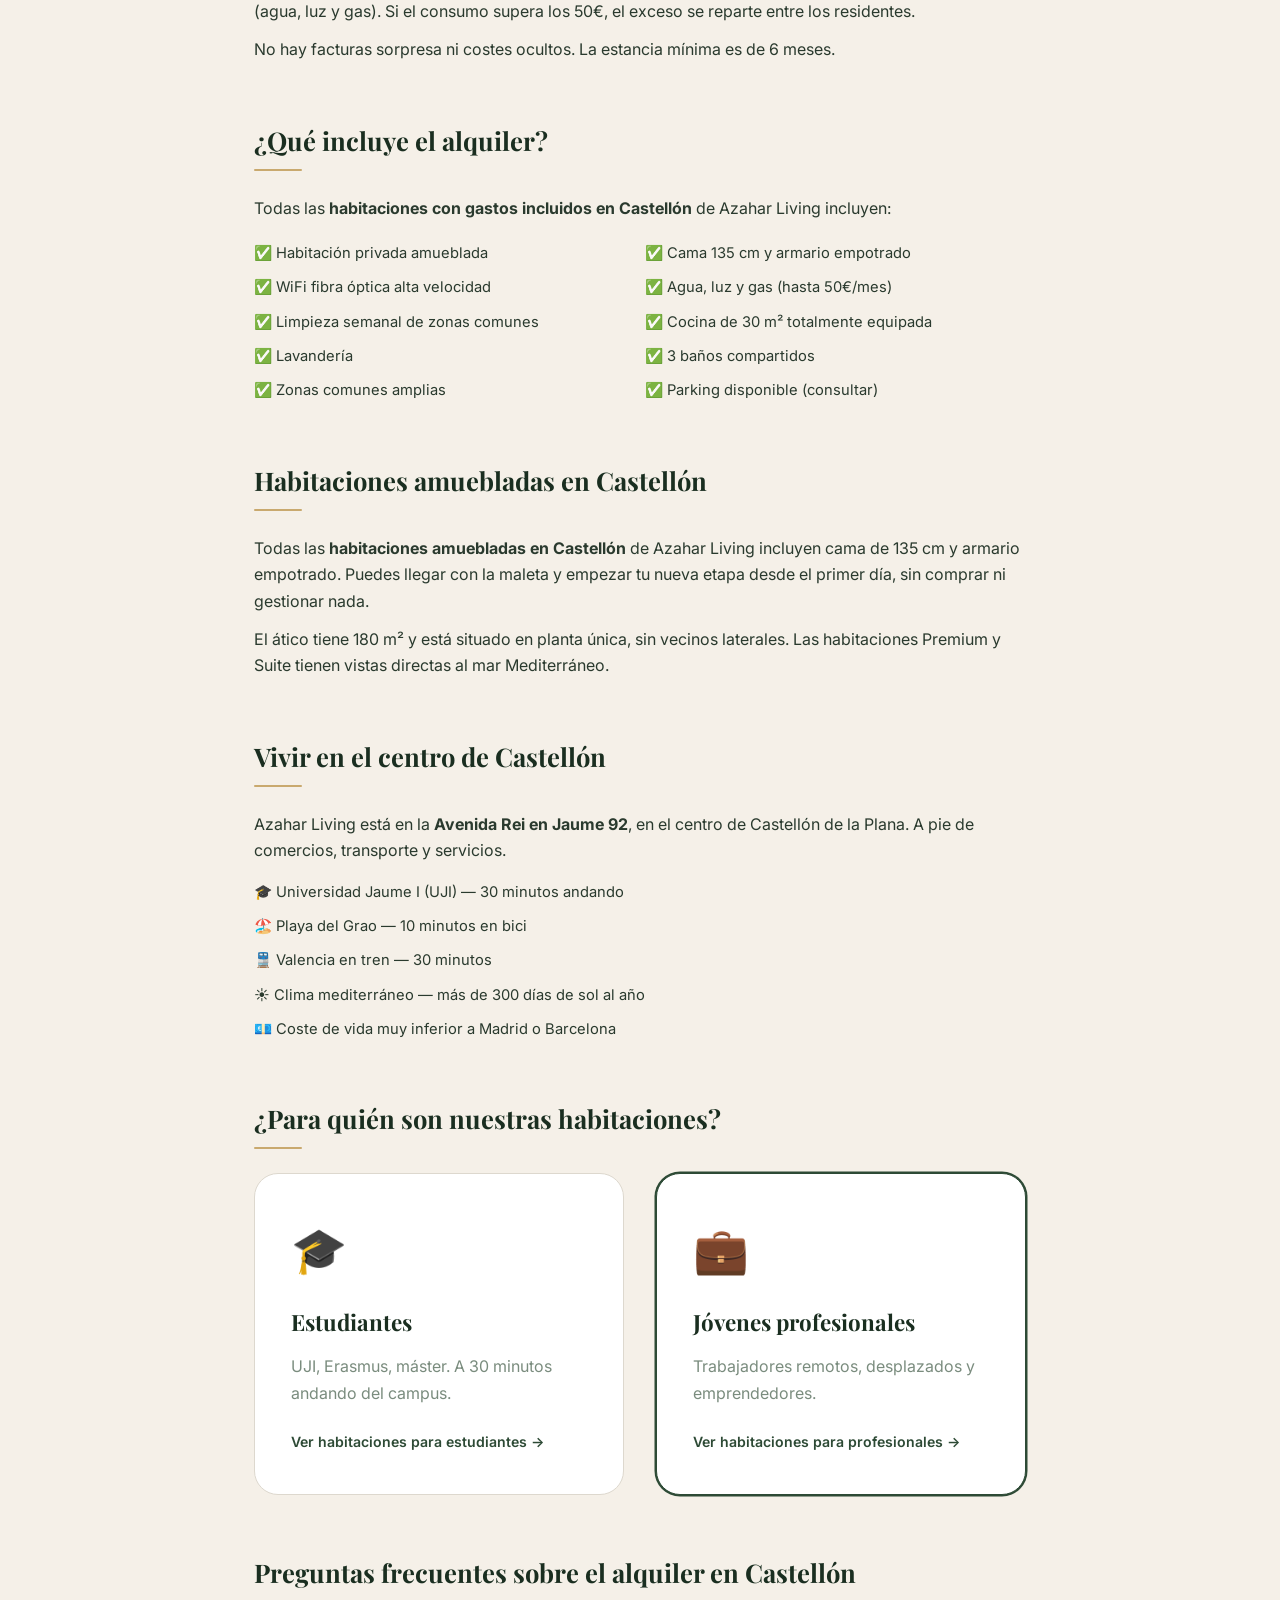
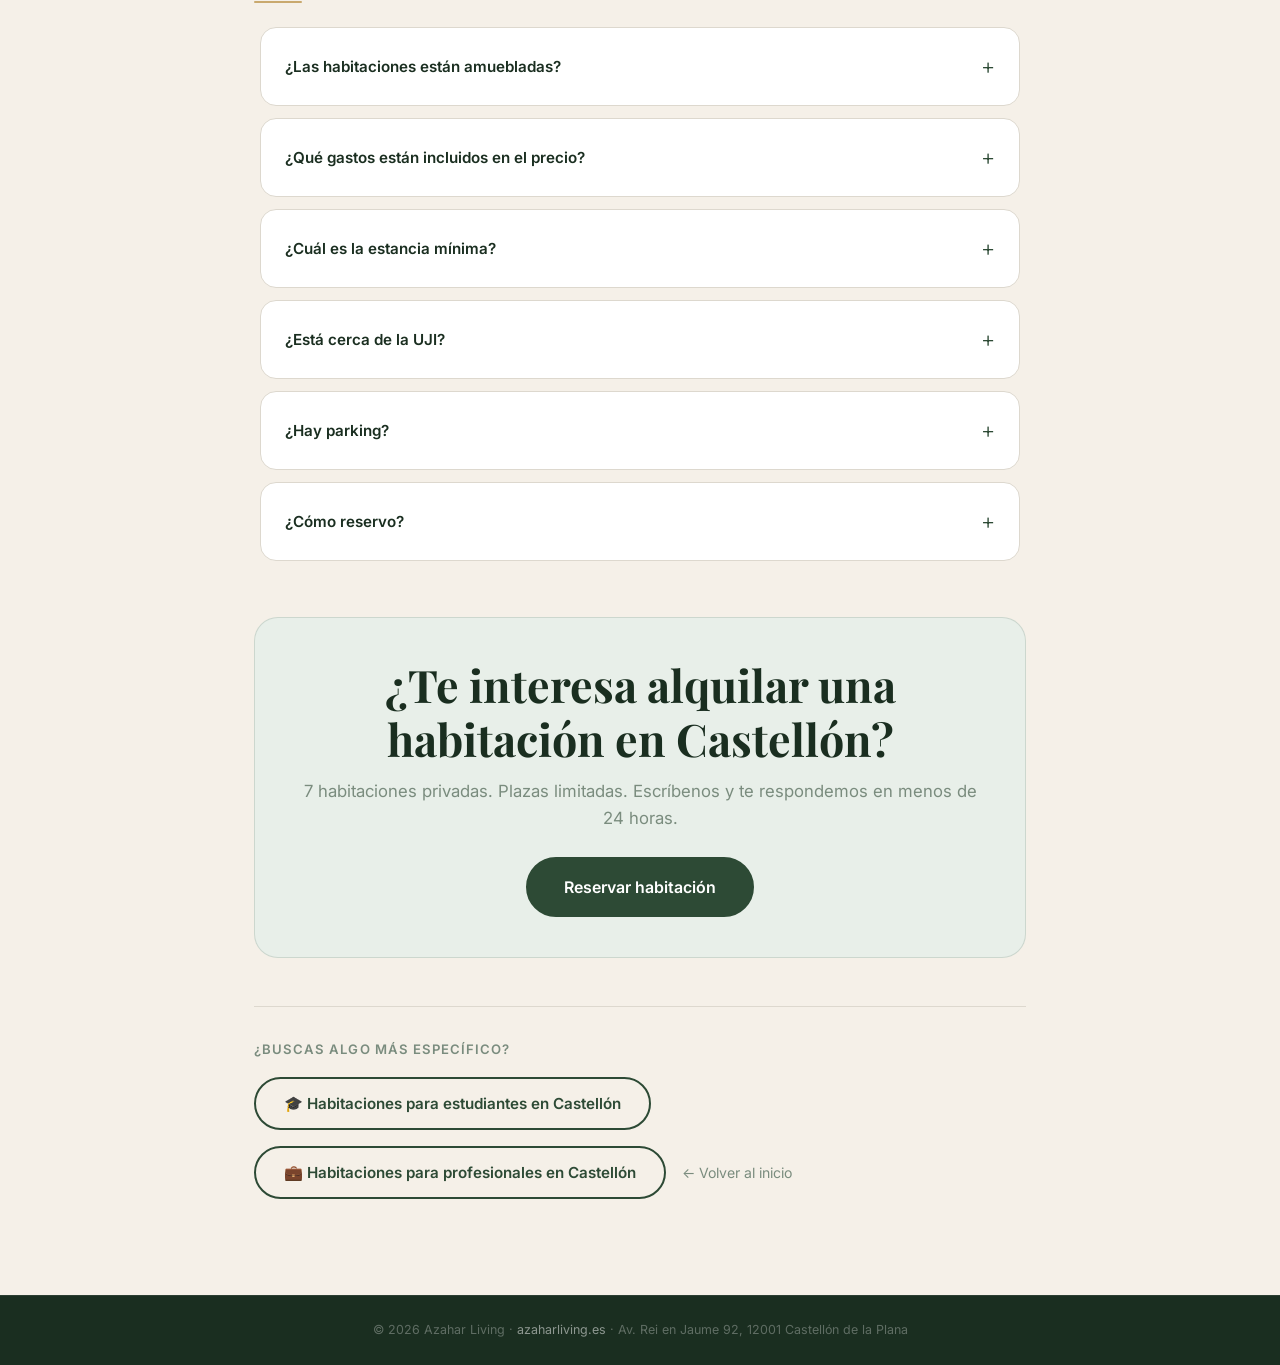
<file: habitaciones-castellon/index.html>
<!DOCTYPE html>
<html lang="es">
<head>
  <meta charset="UTF-8" />
  <meta name="viewport" content="width=device-width, initial-scale=1.0" />
  <meta
    name="description"
    content="Habitaciones en alquiler en Castellón de la Plana. Habitaciones privadas amuebladas con gastos incluidos desde 335€/mes. WiFi, cocina, limpieza semanal. Azahar Living."
  />
  <meta name="robots" content="index, follow" />
  <link rel="canonical" href="https://azaharliving.es/habitaciones-castellon/" />
  <meta property="og:title" content="Habitaciones en alquiler en Castellón | Azahar Living" />
  <meta property="og:description" content="Habitaciones privadas amuebladas en Castellón de la Plana desde 335€/mes. Gastos incluidos hasta 50€." />
  <meta property="og:url" content="https://azaharliving.es/habitaciones-castellon/" />
  <meta property="og:type" content="website" />
  <meta property="og:site_name" content="Azahar Living" />
  <title>Habitaciones en alquiler en Castellón | Azahar Living</title>
  <link rel="stylesheet" href="../css/styles.css" />
  <link rel="preconnect" href="https://fonts.googleapis.com" />
  <link rel="preconnect" href="https://fonts.gstatic.com" crossorigin />
  <link href="https://fonts.googleapis.com/css2?family=Playfair+Display:wght@400;600;700&family=Inter:wght@300;400;500;600&display=swap" rel="stylesheet" />

  <script type="application/ld+json">
  {
    "@context": "https://schema.org",
    "@type": "WebPage",
    "@id": "https://azaharliving.es/habitaciones-castellon/",
    "name": "Habitaciones en alquiler en Castellón",
    "description": "Habitaciones privadas amuebladas en Castellón de la Plana desde 335€/mes con gastos incluidos.",
    "url": "https://azaharliving.es/habitaciones-castellon/",
    "isPartOf": { "@id": "https://azaharliving.es/#website" },
    "breadcrumb": {
      "@type": "BreadcrumbList",
      "itemListElement": [
        { "@type": "ListItem", "position": 1, "name": "Inicio", "item": "https://azaharliving.es" },
        { "@type": "ListItem", "position": 2, "name": "Habitaciones en alquiler en Castellón", "item": "https://azaharliving.es/habitaciones-castellon/" }
      ]
    },
    "mainEntity": {
      "@type": "ItemList",
      "name": "Habitaciones en alquiler en Castellón — Azahar Living",
      "itemListElement": [
        { "@type": "ListItem", "position": 1, "item": { "@type": "Offer", "name": "Habitación Standard", "price": "335", "priceCurrency": "EUR", "availability": "https://schema.org/InStock" } },
        { "@type": "ListItem", "position": 2, "item": { "@type": "Offer", "name": "Habitación Premium", "price": "355", "priceCurrency": "EUR", "availability": "https://schema.org/InStock" } },
        { "@type": "ListItem", "position": 3, "item": { "@type": "Offer", "name": "Habitación Premium con Terraza", "price": "375", "priceCurrency": "EUR", "availability": "https://schema.org/InStock" } },
        { "@type": "ListItem", "position": 4, "item": { "@type": "Offer", "name": "Suite", "price": "375", "priceCurrency": "EUR", "availability": "https://schema.org/InStock" } }
      ]
    }
  }
  </script>
</head>
<body>

  <header class="navbar scrolled">
    <div class="container navbar__inner">
      <a href="/" class="navbar__logo" aria-label="Azahar Living">
        <img src="../images/Logo Coliving.png" alt="Azahar Living — Habitaciones en Castellón" class="navbar__logo-img"
             onerror="this.style.display='none';this.nextElementSibling.style.display='flex';" />
        <span class="navbar__logo-text" style="display:none;"><span class="logo-azahar">Azahar</span><span class="logo-living">Living</span></span>
      </a>
      <nav><ul style="display:flex;gap:24px;list-style:none;">
        <li><a href="/#rooms">Habitaciones</a></li>
        <li><a href="/#services">Servicios</a></li>
        <li><a href="/#faq">FAQ</a></li>
        <li><a href="/#contact">Reserva</a></li>
      </ul></nav>
      <a href="/#contact" class="btn btn--primary">Reservar</a>
    </div>
  </header>

  <!-- HERO -->
  <section class="subpage-hero">
    <div class="container subpage-hero__content">
      <nav class="breadcrumb" aria-label="Ruta de navegación">
        <a href="/">Inicio</a> <span>›</span> <span>Habitaciones en alquiler en Castellón</span>
      </nav>
      <h1 class="section__title" style="font-size:clamp(2rem,5vw,3.2rem);margin-bottom:16px;">
        Habitaciones en alquiler en Castellón
      </h1>
      <p class="section__subtitle">
        Habitaciones privadas amuebladas · Gastos incluidos · Desde 335€/mes
      </p>
    </div>
  </section>

  <section class="section">
    <div class="container" style="max-width:820px;">

      <!-- Intro -->
      <p>Azahar Living ofrece <strong>habitaciones en alquiler en Castellón de la Plana</strong> para estudiantes y jóvenes profesionales. Siete habitaciones privadas amuebladas en un ático de 180 m² en el centro de la ciudad, con todos los gastos incluidos en una sola cuota mensual.</p>
      <p style="margin-top:14px;">Si estás buscando <strong>alquiler de habitación en Castellón</strong>, aquí tienes las opciones disponibles con precio final, sin costes ocultos.</p>

      <!-- H2: Tipos de habitaciones -->
      <h2 style="font-family:var(--font-serif);font-size:1.6rem;color:var(--clr-dark);margin:48px 0 8px;">Habitaciones privadas en Castellón</h2>
      <div class="gold-divider" style="margin-bottom:28px;"></div>
      <p style="margin-bottom:24px;">Cuatro tipos de <strong>habitaciones privadas en Castellón</strong>, todas amuebladas y con gastos incluidos:</p>

      <div style="display:flex;flex-direction:column;gap:16px;">

        <div style="background:var(--clr-white);border:1px solid var(--clr-border);border-radius:var(--radius-md);padding:24px;display:flex;justify-content:space-between;align-items:flex-start;flex-wrap:wrap;gap:16px;">
          <div>
            <h3 style="font-family:var(--font-serif);font-size:1.1rem;color:var(--clr-dark);margin-bottom:6px;">Habitación Standard <span style="font-size:.8rem;font-weight:400;color:var(--clr-text-muted);">× 3 disponibles</span></h3>
            <p style="font-size:.9rem;color:var(--clr-text-muted);">15 m² · Vistas a la montaña · Cama 135 cm · Armario empotrado</p>
          </div>
          <div style="text-align:right;flex-shrink:0;">
            <span style="font-family:var(--font-serif);font-size:1.8rem;font-weight:700;color:var(--clr-primary);">335€</span>
            <span style="font-size:.85rem;color:var(--clr-text-muted);">/mes</span>
            <p style="font-size:.76rem;color:var(--clr-gold);font-style:italic;">gastos incluidos (hasta 50€)</p>
          </div>
        </div>

        <div style="background:var(--clr-white);border:2px solid var(--clr-primary);border-radius:var(--radius-md);padding:24px;display:flex;justify-content:space-between;align-items:flex-start;flex-wrap:wrap;gap:16px;">
          <div>
            <h3 style="font-family:var(--font-serif);font-size:1.1rem;color:var(--clr-dark);margin-bottom:6px;">Habitación Premium ⭐ <span style="font-size:.8rem;font-weight:400;color:var(--clr-text-muted);">× 2 disponibles</span></h3>
            <p style="font-size:.9rem;color:var(--clr-text-muted);">20 m² · Vistas al mar Mediterráneo · Cama 135 cm · Armario empotrado grande</p>
          </div>
          <div style="text-align:right;flex-shrink:0;">
            <span style="font-family:var(--font-serif);font-size:1.8rem;font-weight:700;color:var(--clr-primary);">355€</span>
            <span style="font-size:.85rem;color:var(--clr-text-muted);">/mes</span>
            <p style="font-size:.76rem;color:var(--clr-gold);font-style:italic;">gastos incluidos (hasta 50€)</p>
          </div>
        </div>

        <div style="background:var(--clr-white);border:1px solid var(--clr-gold);border-radius:var(--radius-md);padding:24px;display:flex;justify-content:space-between;align-items:flex-start;flex-wrap:wrap;gap:16px;">
          <div>
            <h3 style="font-family:var(--font-serif);font-size:1.1rem;color:var(--clr-dark);margin-bottom:6px;">Habitación Premium con Terraza 🌿 <span style="font-size:.8rem;font-weight:400;color:var(--clr-text-muted);">× 1 disponible</span></h3>
            <p style="font-size:.9rem;color:var(--clr-text-muted);">20 m² · Vistas al mar · Terraza privada exclusiva · Cama 135 cm</p>
          </div>
          <div style="text-align:right;flex-shrink:0;">
            <span style="font-family:var(--font-serif);font-size:1.8rem;font-weight:700;color:var(--clr-primary);">375€</span>
            <span style="font-size:.85rem;color:var(--clr-text-muted);">/mes</span>
            <p style="font-size:.76rem;color:var(--clr-gold);font-style:italic;">gastos incluidos (hasta 50€)</p>
          </div>
        </div>

        <div style="background:var(--clr-white);border:1px solid var(--clr-border);border-radius:var(--radius-md);padding:24px;display:flex;justify-content:space-between;align-items:flex-start;flex-wrap:wrap;gap:16px;">
          <div>
            <h3 style="font-family:var(--font-serif);font-size:1.1rem;color:var(--clr-dark);margin-bottom:6px;">Suite 🏆 <span style="font-size:.8rem;font-weight:400;color:var(--clr-text-muted);">× 1 disponible</span></h3>
            <p style="font-size:.9rem;color:var(--clr-text-muted);">25 m² · Vistas al mar · Zona de trabajo independiente · Cama 135 cm · Armario doble</p>
          </div>
          <div style="text-align:right;flex-shrink:0;">
            <span style="font-family:var(--font-serif);font-size:1.8rem;font-weight:700;color:var(--clr-primary);">375€</span>
            <span style="font-size:.85rem;color:var(--clr-text-muted);">/mes</span>
            <p style="font-size:.76rem;color:var(--clr-gold);font-style:italic;">gastos incluidos (hasta 50€)</p>
          </div>
        </div>

      </div>

      <!-- H2: Precios -->
      <h2 style="font-family:var(--font-serif);font-size:1.6rem;color:var(--clr-dark);margin:56px 0 8px;">¿Cuánto cuesta alquilar una habitación en Castellón?</h2>
      <div class="gold-divider" style="margin-bottom:24px;"></div>
      <p>El <strong>precio del alquiler de habitación en Castellón</strong> en Azahar Living oscila entre 335€ y 375€/mes dependiendo del tipo. El precio es final — incluye todos los gastos del piso hasta un tope de 50€/mes (agua, luz y gas). Si el consumo supera los 50€, el exceso se reparte entre los residentes.</p>
      <p style="margin-top:12px;">No hay facturas sorpresa ni costes ocultos. La estancia mínima es de 6 meses.</p>

      <!-- H2: Qué incluye -->
      <h2 style="font-family:var(--font-serif);font-size:1.6rem;color:var(--clr-dark);margin:56px 0 8px;">¿Qué incluye el alquiler?</h2>
      <div class="gold-divider" style="margin-bottom:24px;"></div>
      <p style="margin-bottom:20px;">Todas las <strong>habitaciones con gastos incluidos en Castellón</strong> de Azahar Living incluyen:</p>
      <ul style="display:grid;grid-template-columns:1fr 1fr;gap:10px;list-style:none;">
        <li style="font-size:.92rem;color:var(--clr-text);">✅ Habitación privada amueblada</li>
        <li style="font-size:.92rem;color:var(--clr-text);">✅ Cama 135 cm y armario empotrado</li>
        <li style="font-size:.92rem;color:var(--clr-text);">✅ WiFi fibra óptica alta velocidad</li>
        <li style="font-size:.92rem;color:var(--clr-text);">✅ Agua, luz y gas (hasta 50€/mes)</li>
        <li style="font-size:.92rem;color:var(--clr-text);">✅ Limpieza semanal de zonas comunes</li>
        <li style="font-size:.92rem;color:var(--clr-text);">✅ Cocina de 30 m² totalmente equipada</li>
        <li style="font-size:.92rem;color:var(--clr-text);">✅ Lavandería</li>
        <li style="font-size:.92rem;color:var(--clr-text);">✅ 3 baños compartidos</li>
        <li style="font-size:.92rem;color:var(--clr-text);">✅ Zonas comunes amplias</li>
        <li style="font-size:.92rem;color:var(--clr-text);">✅ Parking disponible (consultar)</li>
      </ul>

      <!-- H2: Habitaciones amuebladas -->
      <h2 style="font-family:var(--font-serif);font-size:1.6rem;color:var(--clr-dark);margin:56px 0 8px;">Habitaciones amuebladas en Castellón</h2>
      <div class="gold-divider" style="margin-bottom:24px;"></div>
      <p>Todas las <strong>habitaciones amuebladas en Castellón</strong> de Azahar Living incluyen cama de 135 cm y armario empotrado. Puedes llegar con la maleta y empezar tu nueva etapa desde el primer día, sin comprar ni gestionar nada.</p>
      <p style="margin-top:12px;">El ático tiene 180 m² y está situado en planta única, sin vecinos laterales. Las habitaciones Premium y Suite tienen vistas directas al mar Mediterráneo.</p>

      <!-- H2: Vivir en Castellón -->
      <h2 style="font-family:var(--font-serif);font-size:1.6rem;color:var(--clr-dark);margin:56px 0 8px;">Vivir en el centro de Castellón</h2>
      <div class="gold-divider" style="margin-bottom:24px;"></div>
      <p>Azahar Living está en la <strong>Avenida Rei en Jaume 92</strong>, en el centro de Castellón de la Plana. A pie de comercios, transporte y servicios.</p>
      <ul style="margin-top:16px;display:flex;flex-direction:column;gap:10px;list-style:none;">
        <li style="font-size:.92rem;">🎓 Universidad Jaume I (UJI) — 30 minutos andando</li>
        <li style="font-size:.92rem;">🏖️ Playa del Grao — 10 minutos en bici</li>
        <li style="font-size:.92rem;">🚆 Valencia en tren — 30 minutos</li>
        <li style="font-size:.92rem;">☀️ Clima mediterráneo — más de 300 días de sol al año</li>
        <li style="font-size:.92rem;">💶 Coste de vida muy inferior a Madrid o Barcelona</li>
      </ul>

      <!-- H2: Para quién -->
      <h2 style="font-family:var(--font-serif);font-size:1.6rem;color:var(--clr-dark);margin:56px 0 8px;">¿Para quién son nuestras habitaciones?</h2>
      <div class="gold-divider" style="margin-bottom:24px;"></div>
      <div class="forwhom__grid">
        <div class="forwhom-card">
          <div class="forwhom-card__icon">🎓</div>
          <h3>Estudiantes</h3>
          <p>UJI, Erasmus, máster. A 30 minutos andando del campus.</p>
          <a href="/habitaciones-estudiantes-castellon/" style="font-size:.88rem;color:var(--clr-primary);font-weight:600;">Ver habitaciones para estudiantes →</a>
        </div>
        <div class="forwhom-card forwhom-card--pro">
          <div class="forwhom-card__icon">💼</div>
          <h3>Jóvenes profesionales</h3>
          <p>Trabajadores remotos, desplazados y emprendedores.</p>
          <a href="/habitaciones-profesionales-castellon/" style="font-size:.88rem;color:var(--clr-primary);font-weight:600;">Ver habitaciones para profesionales →</a>
        </div>
      </div>

      <!-- H2: FAQ -->
      <h2 style="font-family:var(--font-serif);font-size:1.6rem;color:var(--clr-dark);margin:56px 0 8px;" id="faq">Preguntas frecuentes sobre el alquiler en Castellón</h2>
      <div class="gold-divider" style="margin-bottom:24px;"></div>
      <div class="faq__list">
        <details class="faq__item">
          <summary class="faq__question">¿Las habitaciones están amuebladas?</summary>
          <div class="faq__answer"><p>Sí. Todas incluyen cama de 135 cm y armario empotrado. Puedes instalarte desde el primer día sin comprar nada.</p></div>
        </details>
        <details class="faq__item">
          <summary class="faq__question">¿Qué gastos están incluidos en el precio?</summary>
          <div class="faq__answer"><p>WiFi, agua, luz y gas (hasta 50€/mes de tope), limpieza semanal de zonas comunes, cocina equipada y lavandería. Un solo pago al mes. Si el consumo de suministros supera los 50€, el exceso se reparte entre los residentes.</p></div>
        </details>
        <details class="faq__item">
          <summary class="faq__question">¿Cuál es la estancia mínima?</summary>
          <div class="faq__answer"><p>6 meses. Ideal para un curso académico completo o una temporada de trabajo.</p></div>
        </details>
        <details class="faq__item">
          <summary class="faq__question">¿Está cerca de la UJI?</summary>
          <div class="faq__answer"><p>El piso está en el centro de Castellón, a 30 minutos andando del campus de la Universidad Jaume I.</p></div>
        </details>
        <details class="faq__item">
          <summary class="faq__question">¿Hay parking?</summary>
          <div class="faq__answer"><p>Sí, con coste adicional. Consúltanos disponibilidad al contactar.</p></div>
        </details>
        <details class="faq__item">
          <summary class="faq__question">¿Cómo reservo?</summary>
          <div class="faq__answer"><p>Escríbenos a azaharliving@gmail.com o rellena el <a href="/#contact">formulario de contacto</a>. Te respondemos en menos de 24 horas.</p></div>
        </details>
      </div>

      <!-- CTA -->
      <div style="text-align:center;margin-top:56px;padding:40px;background:var(--clr-primary-lt);border-radius:var(--radius-lg);border:1px solid rgba(45,74,53,.15);">
        <h2 class="section__title" style="margin-bottom:12px;">¿Te interesa alquilar una habitación en Castellón?</h2>
        <p class="section__subtitle" style="margin-bottom:24px;">7 habitaciones privadas. Plazas limitadas. Escríbenos y te respondemos en menos de 24 horas.</p>
        <a href="/#contact" class="btn btn--primary btn--lg">Reservar habitación</a>
      </div>

      <!-- Enlaces internos -->
      <div style="margin-top:48px;padding-top:32px;border-top:1px solid var(--clr-border);">
        <p style="font-size:.82rem;color:var(--clr-text-muted);margin-bottom:16px;font-weight:600;text-transform:uppercase;letter-spacing:.08em;">¿Buscas algo más específico?</p>
        <div style="display:flex;gap:16px;flex-wrap:wrap;">
          <a href="/habitaciones-estudiantes-castellon/" class="btn btn--outline">🎓 Habitaciones para estudiantes en Castellón</a>
          <a href="/habitaciones-profesionales-castellon/" class="btn btn--outline">💼 Habitaciones para profesionales en Castellón</a>
          <a href="/" style="align-self:center;font-size:.88rem;color:var(--clr-text-muted);">← Volver al inicio</a>
        </div>
      </div>

    </div>
  </section>

  <footer class="footer">
    <div class="footer__bottom">
      <p>© 2026 Azahar Living · <a href="/" style="color:rgba(255,255,255,.5);">azaharliving.es</a> · Av. Rei en Jaume 92, 12001 Castellón de la Plana</p>
    </div>
  </footer>

</body>
</html>
</file>
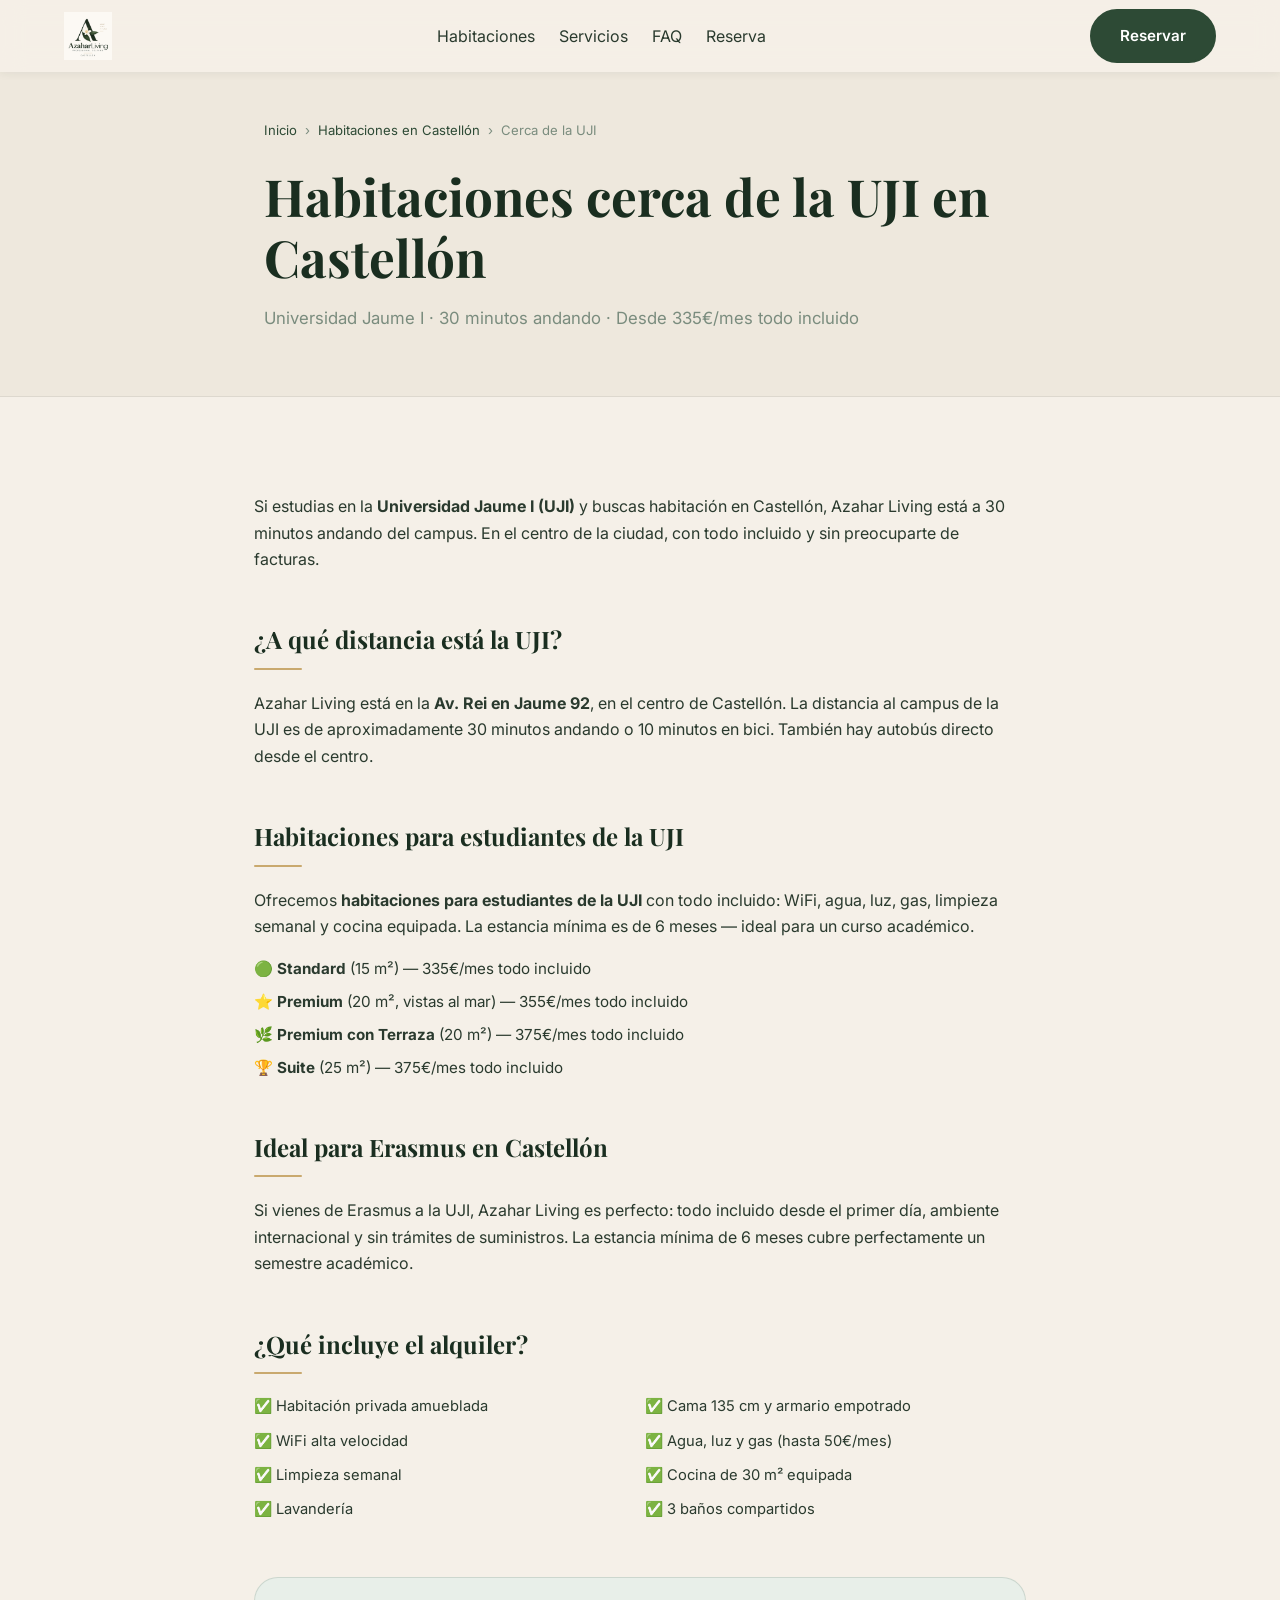
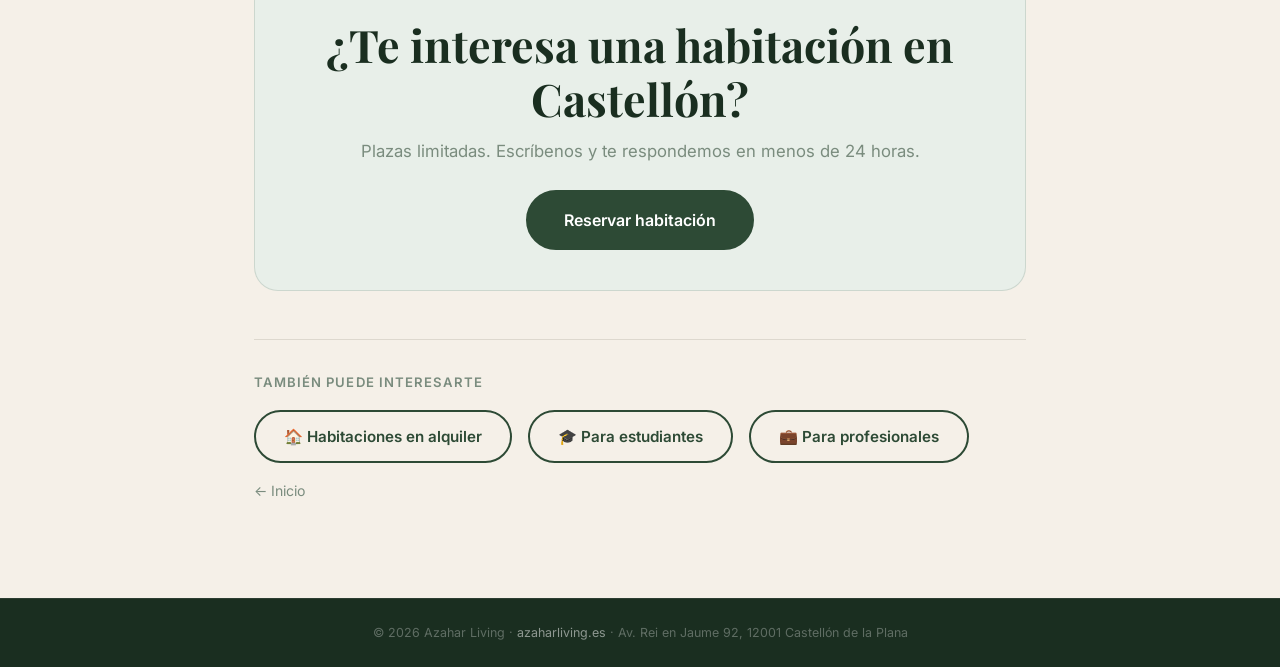
<file: habitaciones-cerca-uji/index.html>
<!DOCTYPE html>
<html lang="es">
<head>
  <meta charset="UTF-8" />
  <meta name="viewport" content="width=device-width, initial-scale=1.0" />
  <meta name="description" content="Habitaciones cerca de la UJI en Castellón. A 30 minutos andando del campus de la Universidad Jaume I. Desde 335€/mes con gastos incluidos. Azahar Living." />
  <meta name="robots" content="index, follow" />
  <link rel="canonical" href="https://azaharliving.es/habitaciones-cerca-uji/" />
  <meta property="og:title" content="Habitaciones cerca de la UJI Castellón | Azahar Living" />
  <meta property="og:description" content="Habitaciones cerca de la UJI en Castellón. A 30 minutos andando del campus de la Universidad Jaume I. Desde 335€/mes con gastos incluidos. Azahar Living." />
  <meta property="og:url" content="https://azaharliving.es/habitaciones-cerca-uji/" />
  <meta property="og:type" content="website" />
  <meta property="og:site_name" content="Azahar Living" />
  <title>Habitaciones cerca de la UJI Castellón | Azahar Living</title>
  <link rel="stylesheet" href="../css/styles.css" />
  <link rel="preconnect" href="https://fonts.googleapis.com" />
  <link rel="preconnect" href="https://fonts.gstatic.com" crossorigin />
  <link href="https://fonts.googleapis.com/css2?family=Playfair+Display:wght@400;600;700&family=Inter:wght@300;400;500;600&display=swap" rel="stylesheet" />
  <script type="application/ld+json">
  {"@context":"https://schema.org","@type":"WebPage","@id":"https://azaharliving.es/habitaciones-cerca-uji/","name":"Habitaciones cerca de la UJI en Castellón","description":"Habitaciones cerca de la UJI en Castellón. A 30 minutos andando del campus de la Universidad Jaume I. Desde 335€/mes con gastos incluidos. Azahar Living.","url":"https://azaharliving.es/habitaciones-cerca-uji/","isPartOf":{"@id":"https://azaharliving.es/#website"}}
  </script>
</head>
<body>
  <header class="navbar scrolled">
    <div class="container navbar__inner">
      <a href="/" class="navbar__logo" aria-label="Azahar Living">
        <img src="../images/Logo Coliving.png" alt="Azahar Living — Habitaciones en Castellón" class="navbar__logo-img" onerror="this.style.display='none';this.nextElementSibling.style.display='flex';" />
        <span class="navbar__logo-text" style="display:none;"><span class="logo-azahar">Azahar</span><span class="logo-living">Living</span></span>
      </a>
      <nav><ul style="display:flex;gap:24px;list-style:none;">
        <li><a href="/#rooms">Habitaciones</a></li>
        <li><a href="/#services">Servicios</a></li>
        <li><a href="/#faq">FAQ</a></li>
        <li><a href="/#contact">Reserva</a></li>
      </ul></nav>
      <a href="/#contact" class="btn btn--primary">Reservar</a>
    </div>
  </header>

  <section class="subpage-hero">
    <div class="container subpage-hero__content">
      <nav class="breadcrumb" aria-label="Ruta de navegación"><a href="/">Inicio</a> <span>›</span> <a href="/habitaciones-castellon/">Habitaciones en Castellón</a> <span>›</span> <span>Cerca de la UJI</span></nav>
      <h1 class="section__title" style="font-size:clamp(2rem,5vw,3.2rem);margin-bottom:16px;">Habitaciones cerca de la UJI en Castellón</h1>
      <p class="section__subtitle">Universidad Jaume I · 30 minutos andando · Desde 335€/mes todo incluido</p>
    </div>
  </section>

  <section class="section">
    <div class="container" style="max-width:820px;">
      
      <p>Si estudias en la <strong>Universidad Jaume I (UJI)</strong> y buscas habitación en Castellón, Azahar Living está a 30 minutos andando del campus. En el centro de la ciudad, con todo incluido y sin preocuparte de facturas.</p>

      <h2 style="font-family:var(--font-serif);font-size:1.5rem;color:var(--clr-dark);margin:48px 0 8px;">¿A qué distancia está la UJI?</h2>
      <div class="gold-divider" style="margin-bottom:20px;"></div>
      <p>Azahar Living está en la <strong>Av. Rei en Jaume 92</strong>, en el centro de Castellón. La distancia al campus de la UJI es de aproximadamente 30 minutos andando o 10 minutos en bici. También hay autobús directo desde el centro.</p>

      <h2 style="font-family:var(--font-serif);font-size:1.5rem;color:var(--clr-dark);margin:48px 0 8px;">Habitaciones para estudiantes de la UJI</h2>
      <div class="gold-divider" style="margin-bottom:20px;"></div>
      <p>Ofrecemos <strong>habitaciones para estudiantes de la UJI</strong> con todo incluido: WiFi, agua, luz, gas, limpieza semanal y cocina equipada. La estancia mínima es de 6 meses — ideal para un curso académico.</p>
      <ul style="margin-top:16px;display:flex;flex-direction:column;gap:8px;list-style:none;">
        <li style="font-size:.95rem;">🟢 <strong>Standard</strong> (15 m²) — 335€/mes todo incluido</li>
        <li style="font-size:.95rem;">⭐ <strong>Premium</strong> (20 m², vistas al mar) — 355€/mes todo incluido</li>
        <li style="font-size:.95rem;">🌿 <strong>Premium con Terraza</strong> (20 m²) — 375€/mes todo incluido</li>
        <li style="font-size:.95rem;">🏆 <strong>Suite</strong> (25 m²) — 375€/mes todo incluido</li>
      </ul>

      <h2 style="font-family:var(--font-serif);font-size:1.5rem;color:var(--clr-dark);margin:48px 0 8px;">Ideal para Erasmus en Castellón</h2>
      <div class="gold-divider" style="margin-bottom:20px;"></div>
      <p>Si vienes de Erasmus a la UJI, Azahar Living es perfecto: todo incluido desde el primer día, ambiente internacional y sin trámites de suministros. La estancia mínima de 6 meses cubre perfectamente un semestre académico.</p>

      <h2 style="font-family:var(--font-serif);font-size:1.5rem;color:var(--clr-dark);margin:48px 0 8px;">¿Qué incluye el alquiler?</h2>
      <div class="gold-divider" style="margin-bottom:20px;"></div>
      <ul style="display:grid;grid-template-columns:1fr 1fr;gap:10px;list-style:none;">
        <li style="font-size:.92rem;">✅ Habitación privada amueblada</li>
        <li style="font-size:.92rem;">✅ Cama 135 cm y armario empotrado</li>
        <li style="font-size:.92rem;">✅ WiFi alta velocidad</li>
        <li style="font-size:.92rem;">✅ Agua, luz y gas (hasta 50€/mes)</li>
        <li style="font-size:.92rem;">✅ Limpieza semanal</li>
        <li style="font-size:.92rem;">✅ Cocina de 30 m² equipada</li>
        <li style="font-size:.92rem;">✅ Lavandería</li>
        <li style="font-size:.92rem;">✅ 3 baños compartidos</li>
      </ul>
    

      <div style="text-align:center;margin-top:56px;padding:40px;background:var(--clr-primary-lt);border-radius:var(--radius-lg);border:1px solid rgba(45,74,53,.15);">
        <h2 class="section__title" style="margin-bottom:12px;">¿Te interesa una habitación en Castellón?</h2>
        <p class="section__subtitle" style="margin-bottom:24px;">Plazas limitadas. Escríbenos y te respondemos en menos de 24 horas.</p>
        <a href="/#contact" class="btn btn--primary btn--lg">Reservar habitación</a>
      </div>

      <div style="margin-top:48px;padding-top:32px;border-top:1px solid var(--clr-border);">
        <p style="font-size:.82rem;color:var(--clr-text-muted);margin-bottom:16px;font-weight:600;text-transform:uppercase;letter-spacing:.08em;">También puede interesarte</p>
        <div style="display:flex;gap:16px;flex-wrap:wrap;">
          <a href="/habitaciones-castellon/" class="btn btn--outline">🏠 Habitaciones en alquiler</a>
          <a href="/habitaciones-estudiantes-castellon/" class="btn btn--outline">🎓 Para estudiantes</a>
          <a href="/habitaciones-profesionales-castellon/" class="btn btn--outline">💼 Para profesionales</a>
          <a href="/" style="align-self:center;font-size:.88rem;color:var(--clr-text-muted);">← Inicio</a>
        </div>
      </div>
    </div>
  </section>

  <footer class="footer">
    <div class="footer__bottom">
      <p>© 2026 Azahar Living · <a href="/" style="color:rgba(255,255,255,.5);">azaharliving.es</a> · Av. Rei en Jaume 92, 12001 Castellón de la Plana</p>
    </div>
  </footer>
</body>
</html>
</file>
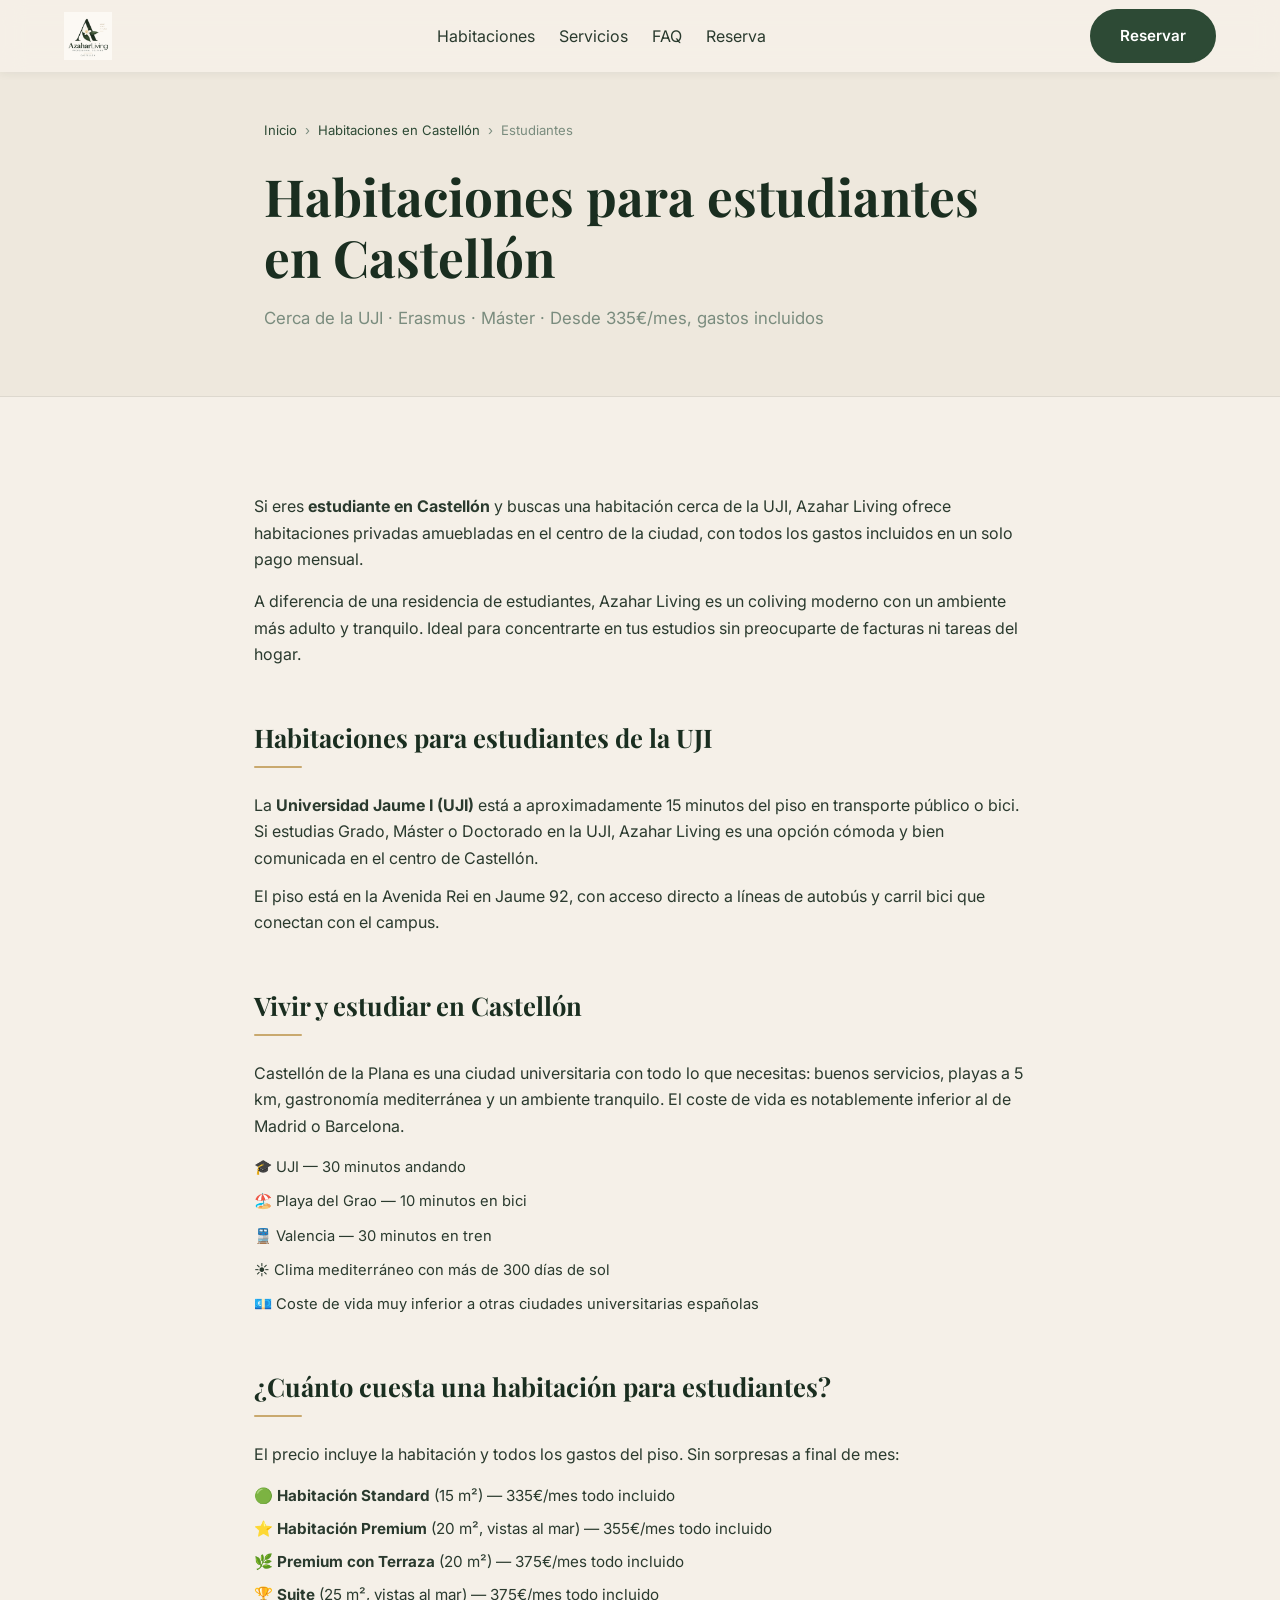
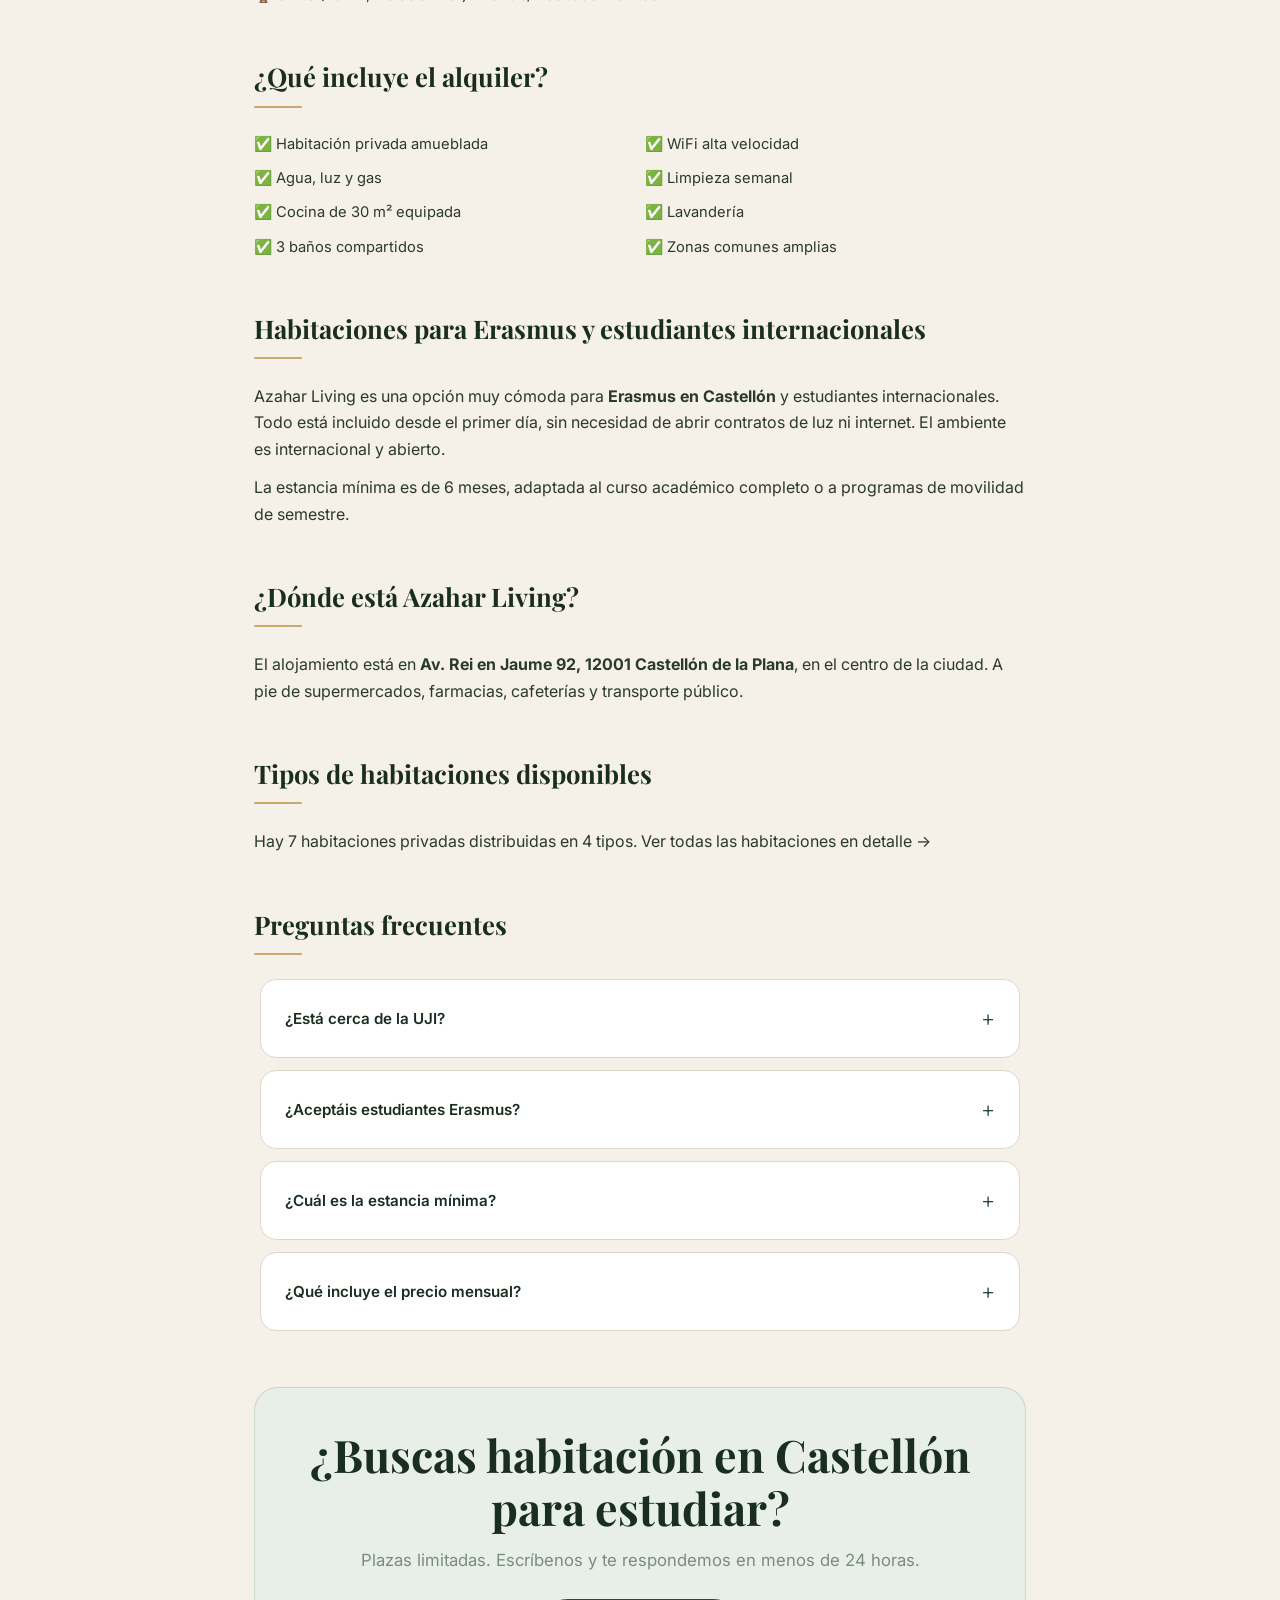
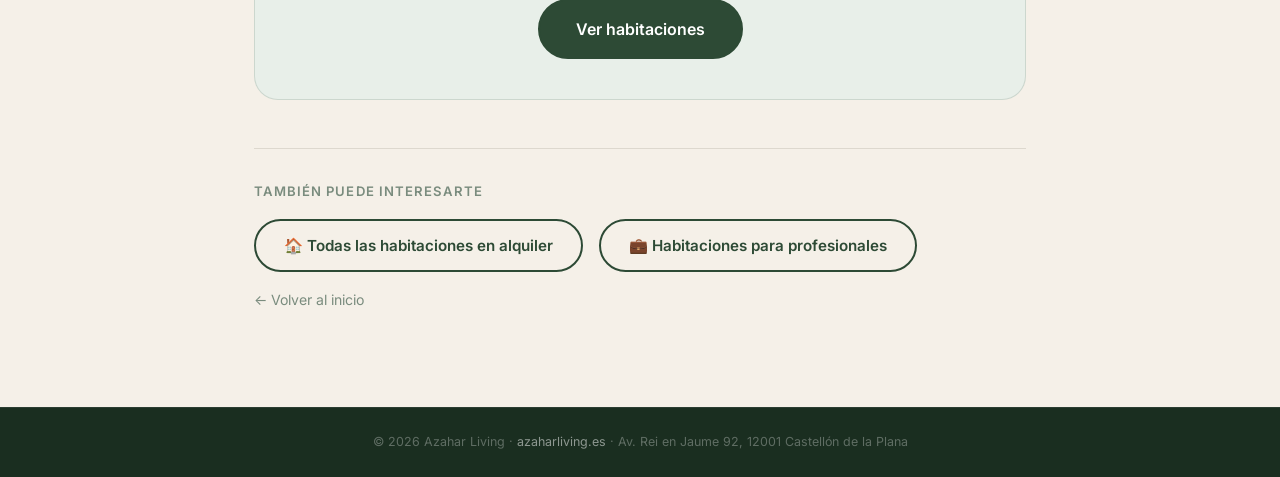
<file: habitaciones-estudiantes-castellon/index.html>
<!DOCTYPE html>
<html lang="es">
<head>
  <meta charset="UTF-8" />
  <meta name="viewport" content="width=device-width, initial-scale=1.0" />
  <meta
    name="description"
    content="Habitaciones para estudiantes en Castellón. Cerca de la UJI. Ideal para Erasmus y estudiantes de máster. Habitaciones privadas amuebladas desde 335€/mes con gastos incluidos."
  />
  <meta name="robots" content="index, follow" />
  <link rel="canonical" href="https://azaharliving.es/habitaciones-estudiantes-castellon/" />
  <meta property="og:title" content="Habitaciones para estudiantes en Castellón | UJI | Azahar Living" />
  <meta property="og:description" content="Habitaciones para estudiantes en Castellón, cerca de la UJI. Erasmus y máster. Desde 335€/mes todo incluido." />
  <meta property="og:url" content="https://azaharliving.es/habitaciones-estudiantes-castellon/" />
  <meta property="og:type" content="website" />
  <meta property="og:site_name" content="Azahar Living" />
  <title>Habitaciones para estudiantes en Castellón | UJI | Azahar Living</title>
  <link rel="stylesheet" href="../css/styles.css" />
  <link rel="preconnect" href="https://fonts.googleapis.com" />
  <link rel="preconnect" href="https://fonts.gstatic.com" crossorigin />
  <link href="https://fonts.googleapis.com/css2?family=Playfair+Display:wght@400;600;700&family=Inter:wght@300;400;500;600&display=swap" rel="stylesheet" />
  <script type="application/ld+json">
  {
    "@context": "https://schema.org",
    "@type": "WebPage",
    "@id": "https://azaharliving.es/habitaciones-estudiantes-castellon/",
    "name": "Habitaciones para estudiantes en Castellón",
    "description": "Habitaciones para estudiantes en Castellón de la Plana. Cerca de la UJI. Desde 335€/mes todo incluido.",
    "url": "https://azaharliving.es/habitaciones-estudiantes-castellon/",
    "isPartOf": { "@id": "https://azaharliving.es/#website" },
    "breadcrumb": {
      "@type": "BreadcrumbList",
      "itemListElement": [
        { "@type": "ListItem", "position": 1, "name": "Inicio", "item": "https://azaharliving.es" },
        { "@type": "ListItem", "position": 2, "name": "Habitaciones en Castellón", "item": "https://azaharliving.es/habitaciones-castellon/" },
        { "@type": "ListItem", "position": 3, "name": "Habitaciones para estudiantes", "item": "https://azaharliving.es/habitaciones-estudiantes-castellon/" }
      ]
    }
  }
  </script>
</head>
<body>

  <header class="navbar scrolled">
    <div class="container navbar__inner">
      <a href="/" class="navbar__logo" aria-label="Azahar Living">
        <img src="../images/Logo Coliving.png" alt="Azahar Living — Habitaciones en Castellón" class="navbar__logo-img"
             onerror="this.style.display='none';this.nextElementSibling.style.display='flex';" />
        <span class="navbar__logo-text" style="display:none;"><span class="logo-azahar">Azahar</span><span class="logo-living">Living</span></span>
      </a>
      <nav><ul style="display:flex;gap:24px;list-style:none;">
        <li><a href="/#rooms">Habitaciones</a></li>
        <li><a href="/#services">Servicios</a></li>
        <li><a href="/#faq">FAQ</a></li>
        <li><a href="/#contact">Reserva</a></li>
      </ul></nav>
      <a href="/#contact" class="btn btn--primary">Reservar</a>
    </div>
  </header>

  <section class="subpage-hero">
    <div class="container subpage-hero__content">
      <nav class="breadcrumb" aria-label="Ruta de navegación">
        <a href="/">Inicio</a> <span>›</span>
        <a href="/habitaciones-castellon/">Habitaciones en Castellón</a> <span>›</span>
        <span>Estudiantes</span>
      </nav>
      <h1 class="section__title" style="font-size:clamp(2rem,5vw,3.2rem);margin-bottom:16px;">
        Habitaciones para estudiantes en Castellón
      </h1>
      <p class="section__subtitle">Cerca de la UJI · Erasmus · Máster · Desde 335€/mes, gastos incluidos</p>
    </div>
  </section>

  <section class="section">
    <div class="container" style="max-width:820px;">

      <!-- Intro -->
      <p>Si eres <strong>estudiante en Castellón</strong> y buscas una habitación cerca de la UJI, Azahar Living ofrece habitaciones privadas amuebladas en el centro de la ciudad, con todos los gastos incluidos en un solo pago mensual.</p>
      <p style="margin-top:16px;">A diferencia de una residencia de estudiantes, Azahar Living es un coliving moderno con un ambiente más adulto y tranquilo. Ideal para concentrarte en tus estudios sin preocuparte de facturas ni tareas del hogar.</p>

      <!-- H2: UJI -->
      <h2 style="font-family:var(--font-serif);font-size:1.6rem;color:var(--clr-dark);margin:48px 0 8px;">Habitaciones para estudiantes de la UJI</h2>
      <div class="gold-divider" style="margin-bottom:24px;"></div>
      <p>La <strong>Universidad Jaume I (UJI)</strong> está a aproximadamente 15 minutos del piso en transporte público o bici. Si estudias Grado, Máster o Doctorado en la UJI, Azahar Living es una opción cómoda y bien comunicada en el centro de Castellón.</p>
      <p style="margin-top:12px;">El piso está en la Avenida Rei en Jaume 92, con acceso directo a líneas de autobús y carril bici que conectan con el campus.</p>

      <!-- H2: Vivir y estudiar -->
      <h2 style="font-family:var(--font-serif);font-size:1.6rem;color:var(--clr-dark);margin:48px 0 8px;">Vivir y estudiar en Castellón</h2>
      <div class="gold-divider" style="margin-bottom:24px;"></div>
      <p>Castellón de la Plana es una ciudad universitaria con todo lo que necesitas: buenos servicios, playas a 5 km, gastronomía mediterránea y un ambiente tranquilo. El coste de vida es notablemente inferior al de Madrid o Barcelona.</p>
      <ul style="margin-top:16px;display:flex;flex-direction:column;gap:10px;list-style:none;">
        <li style="font-size:.92rem;">🎓 UJI — 30 minutos andando</li>
        <li style="font-size:.92rem;">🏖️ Playa del Grao — 10 minutos en bici</li>
        <li style="font-size:.92rem;">🚆 Valencia — 30 minutos en tren</li>
        <li style="font-size:.92rem;">☀️ Clima mediterráneo con más de 300 días de sol</li>
        <li style="font-size:.92rem;">💶 Coste de vida muy inferior a otras ciudades universitarias españolas</li>
      </ul>

      <!-- H2: Precio -->
      <h2 style="font-family:var(--font-serif);font-size:1.6rem;color:var(--clr-dark);margin:48px 0 8px;">¿Cuánto cuesta una habitación para estudiantes?</h2>
      <div class="gold-divider" style="margin-bottom:24px;"></div>
      <p>El precio incluye la habitación y todos los gastos del piso. Sin sorpresas a final de mes:</p>
      <ul style="margin-top:16px;display:flex;flex-direction:column;gap:8px;list-style:none;">
        <li style="font-size:.95rem;color:var(--clr-text);">🟢 <strong>Habitación Standard</strong> (15 m²) — 335€/mes todo incluido</li>
        <li style="font-size:.95rem;color:var(--clr-text);">⭐ <strong>Habitación Premium</strong> (20 m², vistas al mar) — 355€/mes todo incluido</li>
        <li style="font-size:.95rem;color:var(--clr-text);">🌿 <strong>Premium con Terraza</strong> (20 m²) — 375€/mes todo incluido</li>
        <li style="font-size:.95rem;color:var(--clr-text);">🏆 <strong>Suite</strong> (25 m², vistas al mar) — 375€/mes todo incluido</li>
      </ul>

      <!-- H2: Qué incluye -->
      <h2 style="font-family:var(--font-serif);font-size:1.6rem;color:var(--clr-dark);margin:48px 0 8px;">¿Qué incluye el alquiler?</h2>
      <div class="gold-divider" style="margin-bottom:24px;"></div>
      <ul style="display:grid;grid-template-columns:1fr 1fr;gap:10px;list-style:none;">
        <li style="font-size:.92rem;color:var(--clr-text);">✅ Habitación privada amueblada</li>
        <li style="font-size:.92rem;color:var(--clr-text);">✅ WiFi alta velocidad</li>
        <li style="font-size:.92rem;color:var(--clr-text);">✅ Agua, luz y gas</li>
        <li style="font-size:.92rem;color:var(--clr-text);">✅ Limpieza semanal</li>
        <li style="font-size:.92rem;color:var(--clr-text);">✅ Cocina de 30 m² equipada</li>
        <li style="font-size:.92rem;color:var(--clr-text);">✅ Lavandería</li>
        <li style="font-size:.92rem;color:var(--clr-text);">✅ 3 baños compartidos</li>
        <li style="font-size:.92rem;color:var(--clr-text);">✅ Zonas comunes amplias</li>
      </ul>

      <!-- H2: Erasmus -->
      <h2 style="font-family:var(--font-serif);font-size:1.6rem;color:var(--clr-dark);margin:48px 0 8px;">Habitaciones para Erasmus y estudiantes internacionales</h2>
      <div class="gold-divider" style="margin-bottom:24px;"></div>
      <p>Azahar Living es una opción muy cómoda para <strong>Erasmus en Castellón</strong> y estudiantes internacionales. Todo está incluido desde el primer día, sin necesidad de abrir contratos de luz ni internet. El ambiente es internacional y abierto.</p>
      <p style="margin-top:12px;">La estancia mínima es de 6 meses, adaptada al curso académico completo o a programas de movilidad de semestre.</p>

      <!-- H2: Ubicación -->
      <h2 style="font-family:var(--font-serif);font-size:1.6rem;color:var(--clr-dark);margin:48px 0 8px;">¿Dónde está Azahar Living?</h2>
      <div class="gold-divider" style="margin-bottom:24px;"></div>
      <p>El alojamiento está en <strong>Av. Rei en Jaume 92, 12001 Castellón de la Plana</strong>, en el centro de la ciudad. A pie de supermercados, farmacias, cafeterías y transporte público.</p>

      <!-- H2: Habitaciones -->
      <h2 style="font-family:var(--font-serif);font-size:1.6rem;color:var(--clr-dark);margin:48px 0 8px;">Tipos de habitaciones disponibles</h2>
      <div class="gold-divider" style="margin-bottom:24px;"></div>
      <p>Hay 7 habitaciones privadas distribuidas en 4 tipos. <a href="/habitaciones-castellon/">Ver todas las habitaciones en detalle →</a></p>

      <!-- H2: FAQ -->
      <h2 style="font-family:var(--font-serif);font-size:1.6rem;color:var(--clr-dark);margin:48px 0 8px;">Preguntas frecuentes</h2>
      <div class="gold-divider" style="margin-bottom:24px;"></div>
      <div class="faq__list">
        <details class="faq__item">
          <summary class="faq__question">¿Está cerca de la UJI?</summary>
          <div class="faq__answer"><p>Sí. El piso está en el centro de Castellón, a unos 15 minutos del campus de la UJI en transporte público o bici.</p></div>
        </details>
        <details class="faq__item">
          <summary class="faq__question">¿Aceptáis estudiantes Erasmus?</summary>
          <div class="faq__answer"><p>Sí, y es un perfil muy habitual en Azahar Living. Todo incluido desde el primer día, sin contratos de suministros ni depósitos complicados.</p></div>
        </details>
        <details class="faq__item">
          <summary class="faq__question">¿Cuál es la estancia mínima?</summary>
          <div class="faq__answer"><p>6 meses, adaptada a un curso académico o un semestre Erasmus.</p></div>
        </details>
        <details class="faq__item">
          <summary class="faq__question">¿Qué incluye el precio mensual?</summary>
          <div class="faq__answer"><p>Habitación privada, WiFi, agua, luz, gas, limpieza semanal, cocina equipada y lavandería. Todo en una sola cuota.</p></div>
        </details>
      </div>

      <!-- CTA -->
      <div style="text-align:center;margin-top:56px;padding:40px;background:var(--clr-primary-lt);border-radius:var(--radius-lg);border:1px solid rgba(45,74,53,.15);">
        <h2 class="section__title" style="margin-bottom:12px;">¿Buscas habitación en Castellón para estudiar?</h2>
        <p class="section__subtitle" style="margin-bottom:24px;">Plazas limitadas. Escríbenos y te respondemos en menos de 24 horas.</p>
        <a href="/#contact" class="btn btn--primary btn--lg">Ver habitaciones</a>
      </div>

      <!-- Enlaces internos -->
      <div style="margin-top:48px;padding-top:32px;border-top:1px solid var(--clr-border);">
        <p style="font-size:.82rem;color:var(--clr-text-muted);margin-bottom:16px;font-weight:600;text-transform:uppercase;letter-spacing:.08em;">También puede interesarte</p>
        <div style="display:flex;gap:16px;flex-wrap:wrap;">
          <a href="/habitaciones-castellon/" class="btn btn--outline">🏠 Todas las habitaciones en alquiler</a>
          <a href="/habitaciones-profesionales-castellon/" class="btn btn--outline">💼 Habitaciones para profesionales</a>
          <a href="/" style="align-self:center;font-size:.88rem;color:var(--clr-text-muted);">← Volver al inicio</a>
        </div>
      </div>

    </div>
  </section>

  <footer class="footer">
    <div class="footer__bottom">
      <p>© 2026 Azahar Living · <a href="/" style="color:rgba(255,255,255,.5);">azaharliving.es</a> · Av. Rei en Jaume 92, 12001 Castellón de la Plana</p>
    </div>
  </footer>

</body>
</html>
</file>
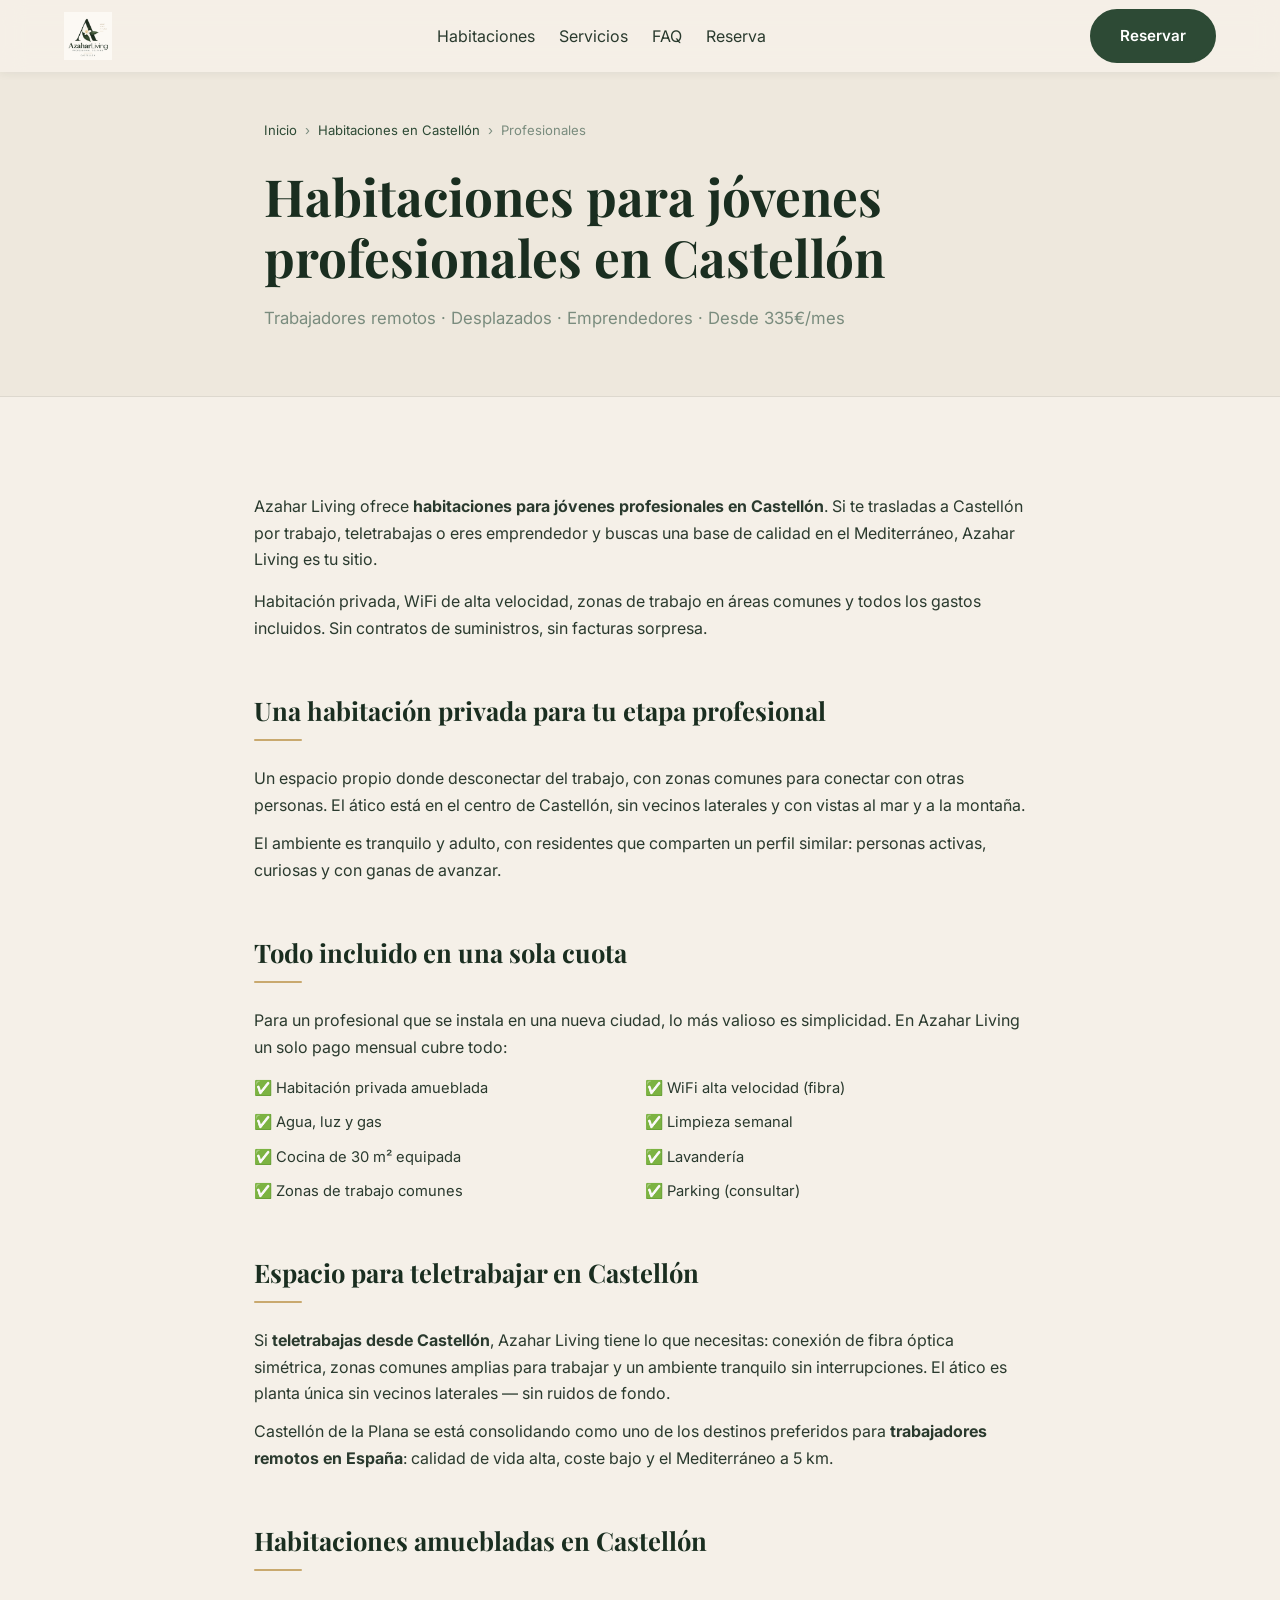
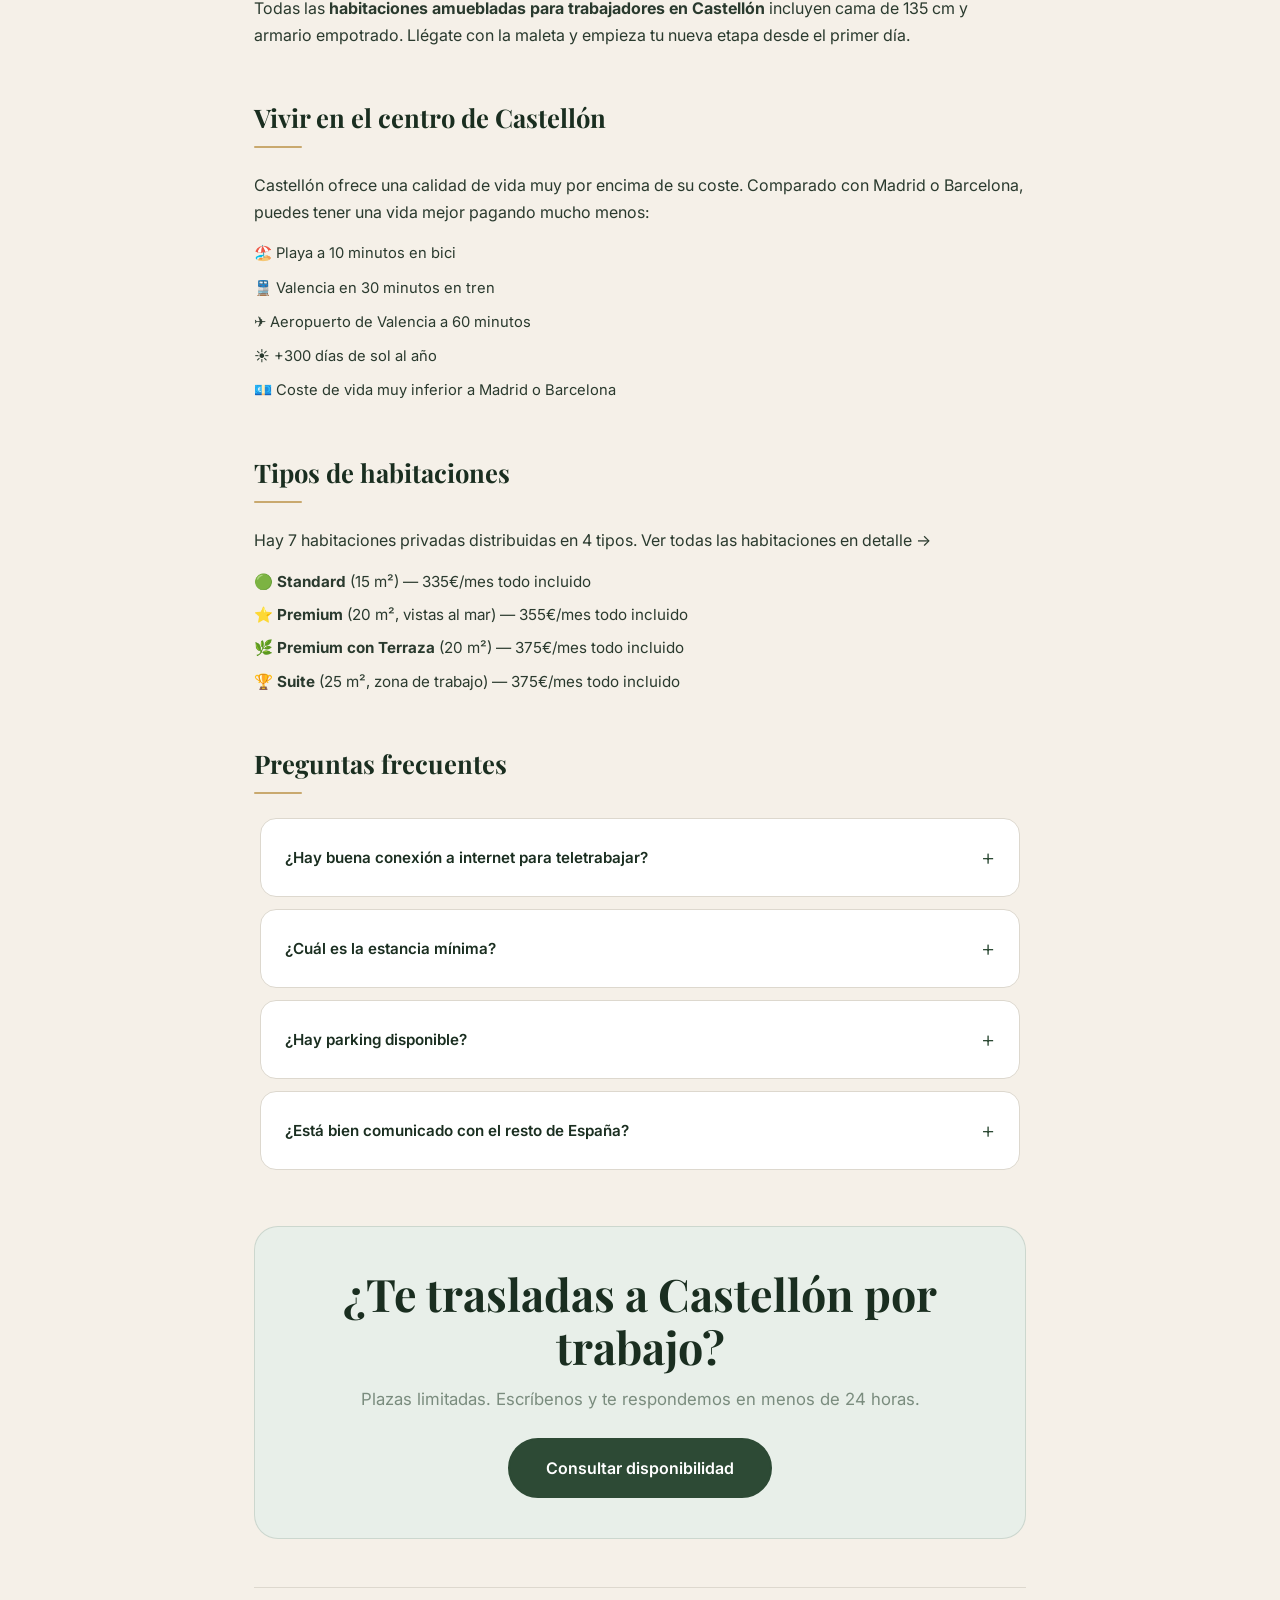
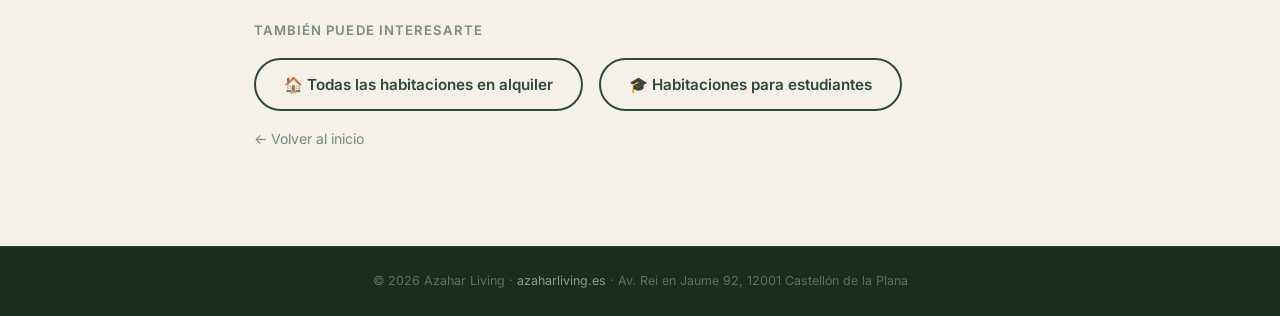
<file: habitaciones-profesionales-castellon/index.html>
<!DOCTYPE html>
<html lang="es">
<head>
  <meta charset="UTF-8" />
  <meta name="viewport" content="width=device-width, initial-scale=1.0" />
  <meta
    name="description"
    content="Habitaciones para jóvenes profesionales en Castellón. Trabajadores remotos, desplazados y emprendedores. Habitaciones privadas desde 335€/mes con WiFi, cocina y gastos incluidos."
  />
  <meta name="robots" content="index, follow" />
  <link rel="canonical" href="https://azaharliving.es/habitaciones-profesionales-castellon/" />
  <meta property="og:title" content="Habitaciones para jóvenes profesionales en Castellón | Azahar Living" />
  <meta property="og:description" content="Habitaciones para profesionales en Castellón. Teletrabajo, desplazados y emprendedores. Desde 335€/mes todo incluido." />
  <meta property="og:url" content="https://azaharliving.es/habitaciones-profesionales-castellon/" />
  <meta property="og:type" content="website" />
  <meta property="og:site_name" content="Azahar Living" />
  <title>Habitaciones para jóvenes profesionales en Castellón | Azahar Living</title>
  <link rel="stylesheet" href="../css/styles.css" />
  <link rel="preconnect" href="https://fonts.googleapis.com" />
  <link rel="preconnect" href="https://fonts.gstatic.com" crossorigin />
  <link href="https://fonts.googleapis.com/css2?family=Playfair+Display:wght@400;600;700&family=Inter:wght@300;400;500;600&display=swap" rel="stylesheet" />
  <script type="application/ld+json">
  {
    "@context": "https://schema.org",
    "@type": "WebPage",
    "@id": "https://azaharliving.es/habitaciones-profesionales-castellon/",
    "name": "Habitaciones para jóvenes profesionales en Castellón",
    "description": "Habitaciones para profesionales en Castellón de la Plana. Trabajadores remotos y desplazados. Desde 335€/mes todo incluido.",
    "url": "https://azaharliving.es/habitaciones-profesionales-castellon/",
    "isPartOf": { "@id": "https://azaharliving.es/#website" },
    "breadcrumb": {
      "@type": "BreadcrumbList",
      "itemListElement": [
        { "@type": "ListItem", "position": 1, "name": "Inicio", "item": "https://azaharliving.es" },
        { "@type": "ListItem", "position": 2, "name": "Habitaciones en Castellón", "item": "https://azaharliving.es/habitaciones-castellon/" },
        { "@type": "ListItem", "position": 3, "name": "Habitaciones para profesionales", "item": "https://azaharliving.es/habitaciones-profesionales-castellon/" }
      ]
    }
  }
  </script>
</head>
<body>

  <header class="navbar scrolled">
    <div class="container navbar__inner">
      <a href="/" class="navbar__logo" aria-label="Azahar Living">
        <img src="../images/Logo Coliving.png" alt="Azahar Living — Habitaciones en Castellón" class="navbar__logo-img"
             onerror="this.style.display='none';this.nextElementSibling.style.display='flex';" />
        <span class="navbar__logo-text" style="display:none;"><span class="logo-azahar">Azahar</span><span class="logo-living">Living</span></span>
      </a>
      <nav><ul style="display:flex;gap:24px;list-style:none;">
        <li><a href="/#rooms">Habitaciones</a></li>
        <li><a href="/#services">Servicios</a></li>
        <li><a href="/#faq">FAQ</a></li>
        <li><a href="/#contact">Reserva</a></li>
      </ul></nav>
      <a href="/#contact" class="btn btn--primary">Reservar</a>
    </div>
  </header>

  <section class="subpage-hero">
    <div class="container subpage-hero__content">
      <nav class="breadcrumb" aria-label="Ruta de navegación">
        <a href="/">Inicio</a> <span>›</span>
        <a href="/habitaciones-castellon/">Habitaciones en Castellón</a> <span>›</span>
        <span>Profesionales</span>
      </nav>
      <h1 class="section__title" style="font-size:clamp(2rem,5vw,3.2rem);margin-bottom:16px;">
        Habitaciones para jóvenes profesionales en Castellón
      </h1>
      <p class="section__subtitle">Trabajadores remotos · Desplazados · Emprendedores · Desde 335€/mes</p>
    </div>
  </section>

  <section class="section">
    <div class="container" style="max-width:820px;">

      <!-- Intro -->
      <p>Azahar Living ofrece <strong>habitaciones para jóvenes profesionales en Castellón</strong>. Si te trasladas a Castellón por trabajo, teletrabajas o eres emprendedor y buscas una base de calidad en el Mediterráneo, Azahar Living es tu sitio.</p>
      <p style="margin-top:16px;">Habitación privada, WiFi de alta velocidad, zonas de trabajo en áreas comunes y todos los gastos incluidos. Sin contratos de suministros, sin facturas sorpresa.</p>

      <!-- H2: Habitación privada -->
      <h2 style="font-family:var(--font-serif);font-size:1.6rem;color:var(--clr-dark);margin:48px 0 8px;">Una habitación privada para tu etapa profesional</h2>
      <div class="gold-divider" style="margin-bottom:24px;"></div>
      <p>Un espacio propio donde desconectar del trabajo, con zonas comunes para conectar con otras personas. El ático está en el centro de Castellón, sin vecinos laterales y con vistas al mar y a la montaña.</p>
      <p style="margin-top:12px;">El ambiente es tranquilo y adulto, con residentes que comparten un perfil similar: personas activas, curiosas y con ganas de avanzar.</p>

      <!-- H2: Todo incluido -->
      <h2 style="font-family:var(--font-serif);font-size:1.6rem;color:var(--clr-dark);margin:48px 0 8px;">Todo incluido en una sola cuota</h2>
      <div class="gold-divider" style="margin-bottom:24px;"></div>
      <p>Para un profesional que se instala en una nueva ciudad, lo más valioso es simplicidad. En Azahar Living un solo pago mensual cubre todo:</p>
      <ul style="display:grid;grid-template-columns:1fr 1fr;gap:10px;list-style:none;margin-top:16px;">
        <li style="font-size:.92rem;color:var(--clr-text);">✅ Habitación privada amueblada</li>
        <li style="font-size:.92rem;color:var(--clr-text);">✅ WiFi alta velocidad (fibra)</li>
        <li style="font-size:.92rem;color:var(--clr-text);">✅ Agua, luz y gas</li>
        <li style="font-size:.92rem;color:var(--clr-text);">✅ Limpieza semanal</li>
        <li style="font-size:.92rem;color:var(--clr-text);">✅ Cocina de 30 m² equipada</li>
        <li style="font-size:.92rem;color:var(--clr-text);">✅ Lavandería</li>
        <li style="font-size:.92rem;color:var(--clr-text);">✅ Zonas de trabajo comunes</li>
        <li style="font-size:.92rem;color:var(--clr-text);">✅ Parking (consultar)</li>
      </ul>

      <!-- H2: Teletrabajo -->
      <h2 style="font-family:var(--font-serif);font-size:1.6rem;color:var(--clr-dark);margin:48px 0 8px;">Espacio para teletrabajar en Castellón</h2>
      <div class="gold-divider" style="margin-bottom:24px;"></div>
      <p>Si <strong>teletrabajas desde Castellón</strong>, Azahar Living tiene lo que necesitas: conexión de fibra óptica simétrica, zonas comunes amplias para trabajar y un ambiente tranquilo sin interrupciones. El ático es planta única sin vecinos laterales — sin ruidos de fondo.</p>
      <p style="margin-top:12px;">Castellón de la Plana se está consolidando como uno de los destinos preferidos para <strong>trabajadores remotos en España</strong>: calidad de vida alta, coste bajo y el Mediterráneo a 5 km.</p>

      <!-- H2: Amuebladas -->
      <h2 style="font-family:var(--font-serif);font-size:1.6rem;color:var(--clr-dark);margin:48px 0 8px;">Habitaciones amuebladas en Castellón</h2>
      <div class="gold-divider" style="margin-bottom:24px;"></div>
      <p>Todas las <strong>habitaciones amuebladas para trabajadores en Castellón</strong> incluyen cama de 135 cm y armario empotrado. Llégate con la maleta y empieza tu nueva etapa desde el primer día.</p>

      <!-- H2: Vivir en Castellón -->
      <h2 style="font-family:var(--font-serif);font-size:1.6rem;color:var(--clr-dark);margin:48px 0 8px;">Vivir en el centro de Castellón</h2>
      <div class="gold-divider" style="margin-bottom:24px;"></div>
      <p>Castellón ofrece una calidad de vida muy por encima de su coste. Comparado con Madrid o Barcelona, puedes tener una vida mejor pagando mucho menos:</p>
      <ul style="margin-top:16px;display:flex;flex-direction:column;gap:10px;list-style:none;">
        <li style="font-size:.92rem;">🏖️ Playa a 10 minutos en bici</li>
        <li style="font-size:.92rem;">🚆 Valencia en 30 minutos en tren</li>
        <li style="font-size:.92rem;">✈️ Aeropuerto de Valencia a 60 minutos</li>
        <li style="font-size:.92rem;">☀️ +300 días de sol al año</li>
        <li style="font-size:.92rem;">💶 Coste de vida muy inferior a Madrid o Barcelona</li>
      </ul>

      <!-- H2: Qué incluye -->
      <h2 style="font-family:var(--font-serif);font-size:1.6rem;color:var(--clr-dark);margin:48px 0 8px;">Tipos de habitaciones</h2>
      <div class="gold-divider" style="margin-bottom:24px;"></div>
      <p>Hay 7 habitaciones privadas distribuidas en 4 tipos. <a href="/habitaciones-castellon/">Ver todas las habitaciones en detalle →</a></p>
      <ul style="margin-top:16px;display:flex;flex-direction:column;gap:8px;list-style:none;">
        <li style="font-size:.95rem;color:var(--clr-text);">🟢 <strong>Standard</strong> (15 m²) — 335€/mes todo incluido</li>
        <li style="font-size:.95rem;color:var(--clr-text);">⭐ <strong>Premium</strong> (20 m², vistas al mar) — 355€/mes todo incluido</li>
        <li style="font-size:.95rem;color:var(--clr-text);">🌿 <strong>Premium con Terraza</strong> (20 m²) — 375€/mes todo incluido</li>
        <li style="font-size:.95rem;color:var(--clr-text);">🏆 <strong>Suite</strong> (25 m², zona de trabajo) — 375€/mes todo incluido</li>
      </ul>

      <!-- H2: FAQ -->
      <h2 style="font-family:var(--font-serif);font-size:1.6rem;color:var(--clr-dark);margin:48px 0 8px;">Preguntas frecuentes</h2>
      <div class="gold-divider" style="margin-bottom:24px;"></div>
      <div class="faq__list">
        <details class="faq__item">
          <summary class="faq__question">¿Hay buena conexión a internet para teletrabajar?</summary>
          <div class="faq__answer"><p>Sí. Fibra óptica simétrica de alta velocidad, ideal para videoconferencias, trabajo en la nube y trabajo remoto en general.</p></div>
        </details>
        <details class="faq__item">
          <summary class="faq__question">¿Cuál es la estancia mínima?</summary>
          <div class="faq__answer"><p>6 meses. Pensado para profesionales que se instalan en Castellón, no para estancias de unos días.</p></div>
        </details>
        <details class="faq__item">
          <summary class="faq__question">¿Hay parking disponible?</summary>
          <div class="faq__answer"><p>Sí, con coste adicional. Consúltanos disponibilidad al contactar.</p></div>
        </details>
        <details class="faq__item">
          <summary class="faq__question">¿Está bien comunicado con el resto de España?</summary>
          <div class="faq__answer"><p>Sí. Valencia a 30 minutos en tren, aeropuerto de Valencia a 60 minutos. Muy bien conectado por autovía y ferrocarril.</p></div>
        </details>
      </div>

      <!-- CTA -->
      <div style="text-align:center;margin-top:56px;padding:40px;background:var(--clr-primary-lt);border-radius:var(--radius-lg);border:1px solid rgba(45,74,53,.15);">
        <h2 class="section__title" style="margin-bottom:12px;">¿Te trasladas a Castellón por trabajo?</h2>
        <p class="section__subtitle" style="margin-bottom:24px;">Plazas limitadas. Escríbenos y te respondemos en menos de 24 horas.</p>
        <a href="/#contact" class="btn btn--primary btn--lg">Consultar disponibilidad</a>
      </div>

      <!-- Enlaces internos -->
      <div style="margin-top:48px;padding-top:32px;border-top:1px solid var(--clr-border);">
        <p style="font-size:.82rem;color:var(--clr-text-muted);margin-bottom:16px;font-weight:600;text-transform:uppercase;letter-spacing:.08em;">También puede interesarte</p>
        <div style="display:flex;gap:16px;flex-wrap:wrap;">
          <a href="/habitaciones-castellon/" class="btn btn--outline">🏠 Todas las habitaciones en alquiler</a>
          <a href="/habitaciones-estudiantes-castellon/" class="btn btn--outline">🎓 Habitaciones para estudiantes</a>
          <a href="/" style="align-self:center;font-size:.88rem;color:var(--clr-text-muted);">← Volver al inicio</a>
        </div>
      </div>

    </div>
  </section>

  <footer class="footer">
    <div class="footer__bottom">
      <p>© 2026 Azahar Living · <a href="/" style="color:rgba(255,255,255,.5);">azaharliving.es</a> · Av. Rei en Jaume 92, 12001 Castellón de la Plana</p>
    </div>
  </footer>

</body>
</html>
</file>
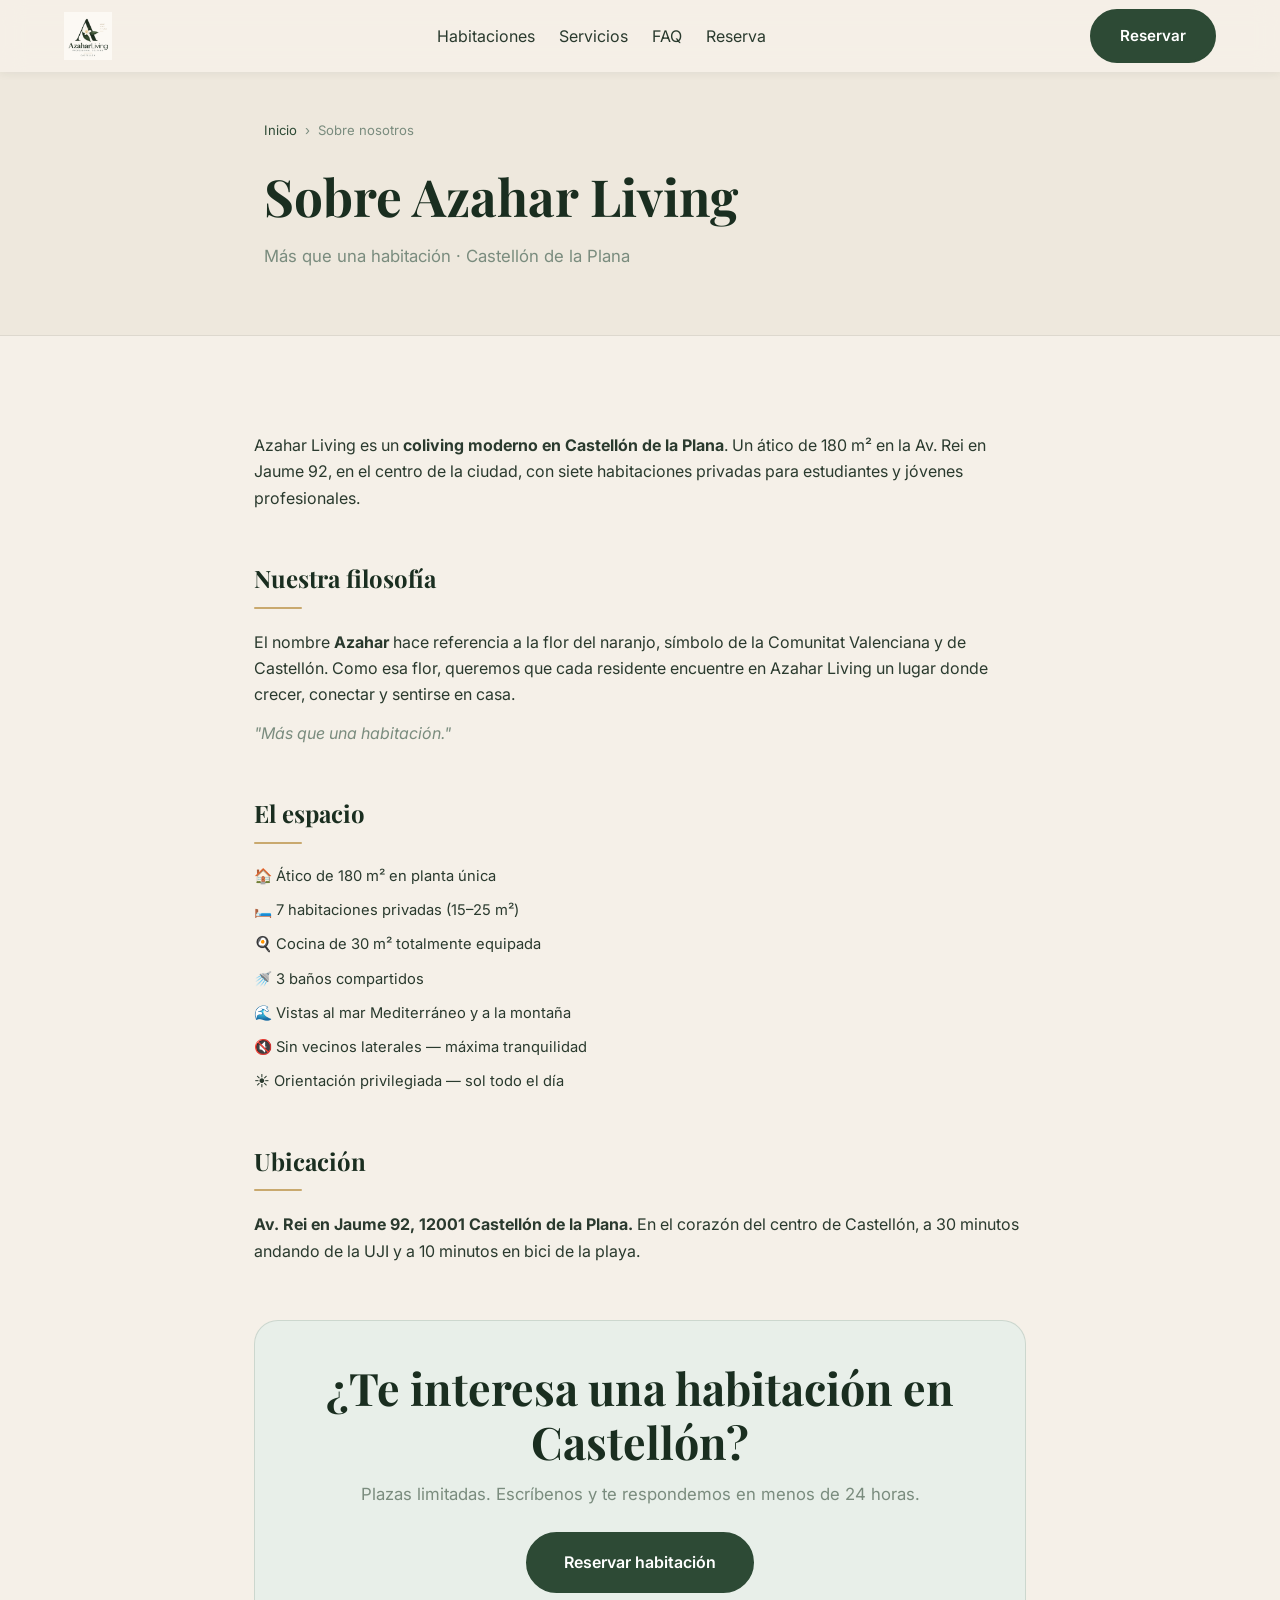
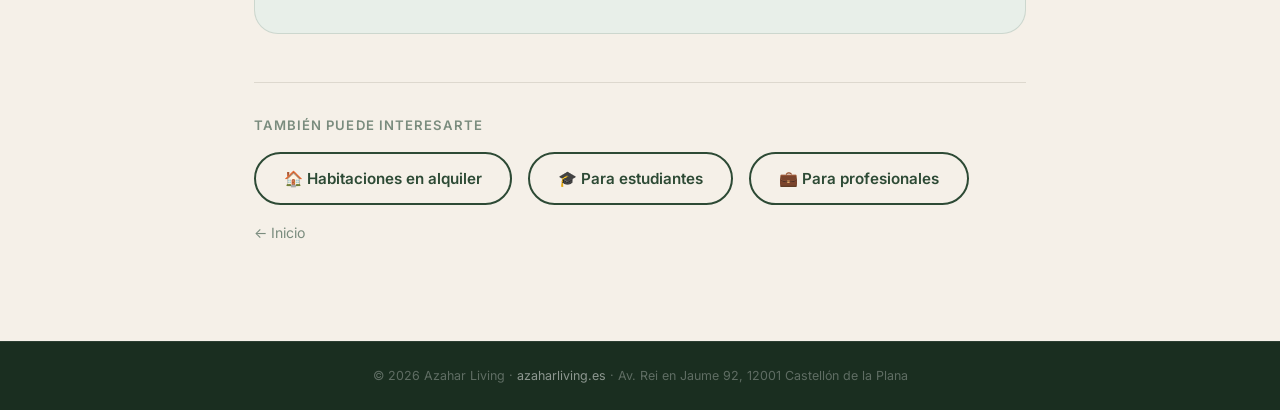
<file: sobre-nosotros/index.html>
<!DOCTYPE html>
<html lang="es">
<head>
  <meta charset="UTF-8" />
  <meta name="viewport" content="width=device-width, initial-scale=1.0" />
  <meta name="description" content="Azahar Living es un coliving moderno en Castellón de la Plana. Habitaciones privadas para estudiantes y jóvenes profesionales en el centro de Castellón." />
  <meta name="robots" content="index, follow" />
  <link rel="canonical" href="https://azaharliving.es/sobre-nosotros/" />
  <meta property="og:title" content="Sobre Azahar Living | Coliving en Castellón" />
  <meta property="og:description" content="Azahar Living es un coliving moderno en Castellón de la Plana. Habitaciones privadas para estudiantes y jóvenes profesionales en el centro de Castellón." />
  <meta property="og:url" content="https://azaharliving.es/sobre-nosotros/" />
  <meta property="og:type" content="website" />
  <meta property="og:site_name" content="Azahar Living" />
  <title>Sobre Azahar Living | Coliving en Castellón</title>
  <link rel="stylesheet" href="../css/styles.css" />
  <link rel="preconnect" href="https://fonts.googleapis.com" />
  <link rel="preconnect" href="https://fonts.gstatic.com" crossorigin />
  <link href="https://fonts.googleapis.com/css2?family=Playfair+Display:wght@400;600;700&family=Inter:wght@300;400;500;600&display=swap" rel="stylesheet" />
  <script type="application/ld+json">
  {"@context":"https://schema.org","@type":"WebPage","@id":"https://azaharliving.es/sobre-nosotros/","name":"Sobre Azahar Living","description":"Azahar Living es un coliving moderno en Castellón de la Plana. Habitaciones privadas para estudiantes y jóvenes profesionales en el centro de Castellón.","url":"https://azaharliving.es/sobre-nosotros/","isPartOf":{"@id":"https://azaharliving.es/#website"}}
  </script>
</head>
<body>
  <header class="navbar scrolled">
    <div class="container navbar__inner">
      <a href="/" class="navbar__logo" aria-label="Azahar Living">
        <img src="../images/Logo Coliving.png" alt="Azahar Living — Habitaciones en Castellón" class="navbar__logo-img" onerror="this.style.display='none';this.nextElementSibling.style.display='flex';" />
        <span class="navbar__logo-text" style="display:none;"><span class="logo-azahar">Azahar</span><span class="logo-living">Living</span></span>
      </a>
      <nav><ul style="display:flex;gap:24px;list-style:none;">
        <li><a href="/#rooms">Habitaciones</a></li>
        <li><a href="/#services">Servicios</a></li>
        <li><a href="/#faq">FAQ</a></li>
        <li><a href="/#contact">Reserva</a></li>
      </ul></nav>
      <a href="/#contact" class="btn btn--primary">Reservar</a>
    </div>
  </header>

  <section class="subpage-hero">
    <div class="container subpage-hero__content">
      <nav class="breadcrumb" aria-label="Ruta de navegación"><a href="/">Inicio</a> <span>›</span> <span>Sobre nosotros</span></nav>
      <h1 class="section__title" style="font-size:clamp(2rem,5vw,3.2rem);margin-bottom:16px;">Sobre Azahar Living</h1>
      <p class="section__subtitle">Más que una habitación · Castellón de la Plana</p>
    </div>
  </section>

  <section class="section">
    <div class="container" style="max-width:820px;">
      
      <p>Azahar Living es un <strong>coliving moderno en Castellón de la Plana</strong>. Un ático de 180 m² en la Av. Rei en Jaume 92, en el centro de la ciudad, con siete habitaciones privadas para estudiantes y jóvenes profesionales.</p>

      <h2 style="font-family:var(--font-serif);font-size:1.5rem;color:var(--clr-dark);margin:48px 0 8px;">Nuestra filosofía</h2>
      <div class="gold-divider" style="margin-bottom:20px;"></div>
      <p>El nombre <strong>Azahar</strong> hace referencia a la flor del naranjo, símbolo de la Comunitat Valenciana y de Castellón. Como esa flor, queremos que cada residente encuentre en Azahar Living un lugar donde crecer, conectar y sentirse en casa.</p>
      <p style="margin-top:12px;font-style:italic;color:var(--clr-text-muted);">"Más que una habitación."</p>

      <h2 style="font-family:var(--font-serif);font-size:1.5rem;color:var(--clr-dark);margin:48px 0 8px;">El espacio</h2>
      <div class="gold-divider" style="margin-bottom:20px;"></div>
      <ul style="display:flex;flex-direction:column;gap:10px;list-style:none;">
        <li style="font-size:.92rem;">🏠 Ático de 180 m² en planta única</li>
        <li style="font-size:.92rem;">🛏️ 7 habitaciones privadas (15–25 m²)</li>
        <li style="font-size:.92rem;">🍳 Cocina de 30 m² totalmente equipada</li>
        <li style="font-size:.92rem;">🚿 3 baños compartidos</li>
        <li style="font-size:.92rem;">🌊 Vistas al mar Mediterráneo y a la montaña</li>
        <li style="font-size:.92rem;">🔇 Sin vecinos laterales — máxima tranquilidad</li>
        <li style="font-size:.92rem;">☀️ Orientación privilegiada — sol todo el día</li>
      </ul>

      <h2 style="font-family:var(--font-serif);font-size:1.5rem;color:var(--clr-dark);margin:48px 0 8px;">Ubicación</h2>
      <div class="gold-divider" style="margin-bottom:20px;"></div>
      <p><strong>Av. Rei en Jaume 92, 12001 Castellón de la Plana.</strong> En el corazón del centro de Castellón, a 30 minutos andando de la UJI y a 10 minutos en bici de la playa.</p>
    

      <div style="text-align:center;margin-top:56px;padding:40px;background:var(--clr-primary-lt);border-radius:var(--radius-lg);border:1px solid rgba(45,74,53,.15);">
        <h2 class="section__title" style="margin-bottom:12px;">¿Te interesa una habitación en Castellón?</h2>
        <p class="section__subtitle" style="margin-bottom:24px;">Plazas limitadas. Escríbenos y te respondemos en menos de 24 horas.</p>
        <a href="/#contact" class="btn btn--primary btn--lg">Reservar habitación</a>
      </div>

      <div style="margin-top:48px;padding-top:32px;border-top:1px solid var(--clr-border);">
        <p style="font-size:.82rem;color:var(--clr-text-muted);margin-bottom:16px;font-weight:600;text-transform:uppercase;letter-spacing:.08em;">También puede interesarte</p>
        <div style="display:flex;gap:16px;flex-wrap:wrap;">
          <a href="/habitaciones-castellon/" class="btn btn--outline">🏠 Habitaciones en alquiler</a>
          <a href="/habitaciones-estudiantes-castellon/" class="btn btn--outline">🎓 Para estudiantes</a>
          <a href="/habitaciones-profesionales-castellon/" class="btn btn--outline">💼 Para profesionales</a>
          <a href="/" style="align-self:center;font-size:.88rem;color:var(--clr-text-muted);">← Inicio</a>
        </div>
      </div>
    </div>
  </section>

  <footer class="footer">
    <div class="footer__bottom">
      <p>© 2026 Azahar Living · <a href="/" style="color:rgba(255,255,255,.5);">azaharliving.es</a> · Av. Rei en Jaume 92, 12001 Castellón de la Plana</p>
    </div>
  </footer>
</body>
</html>
</file>
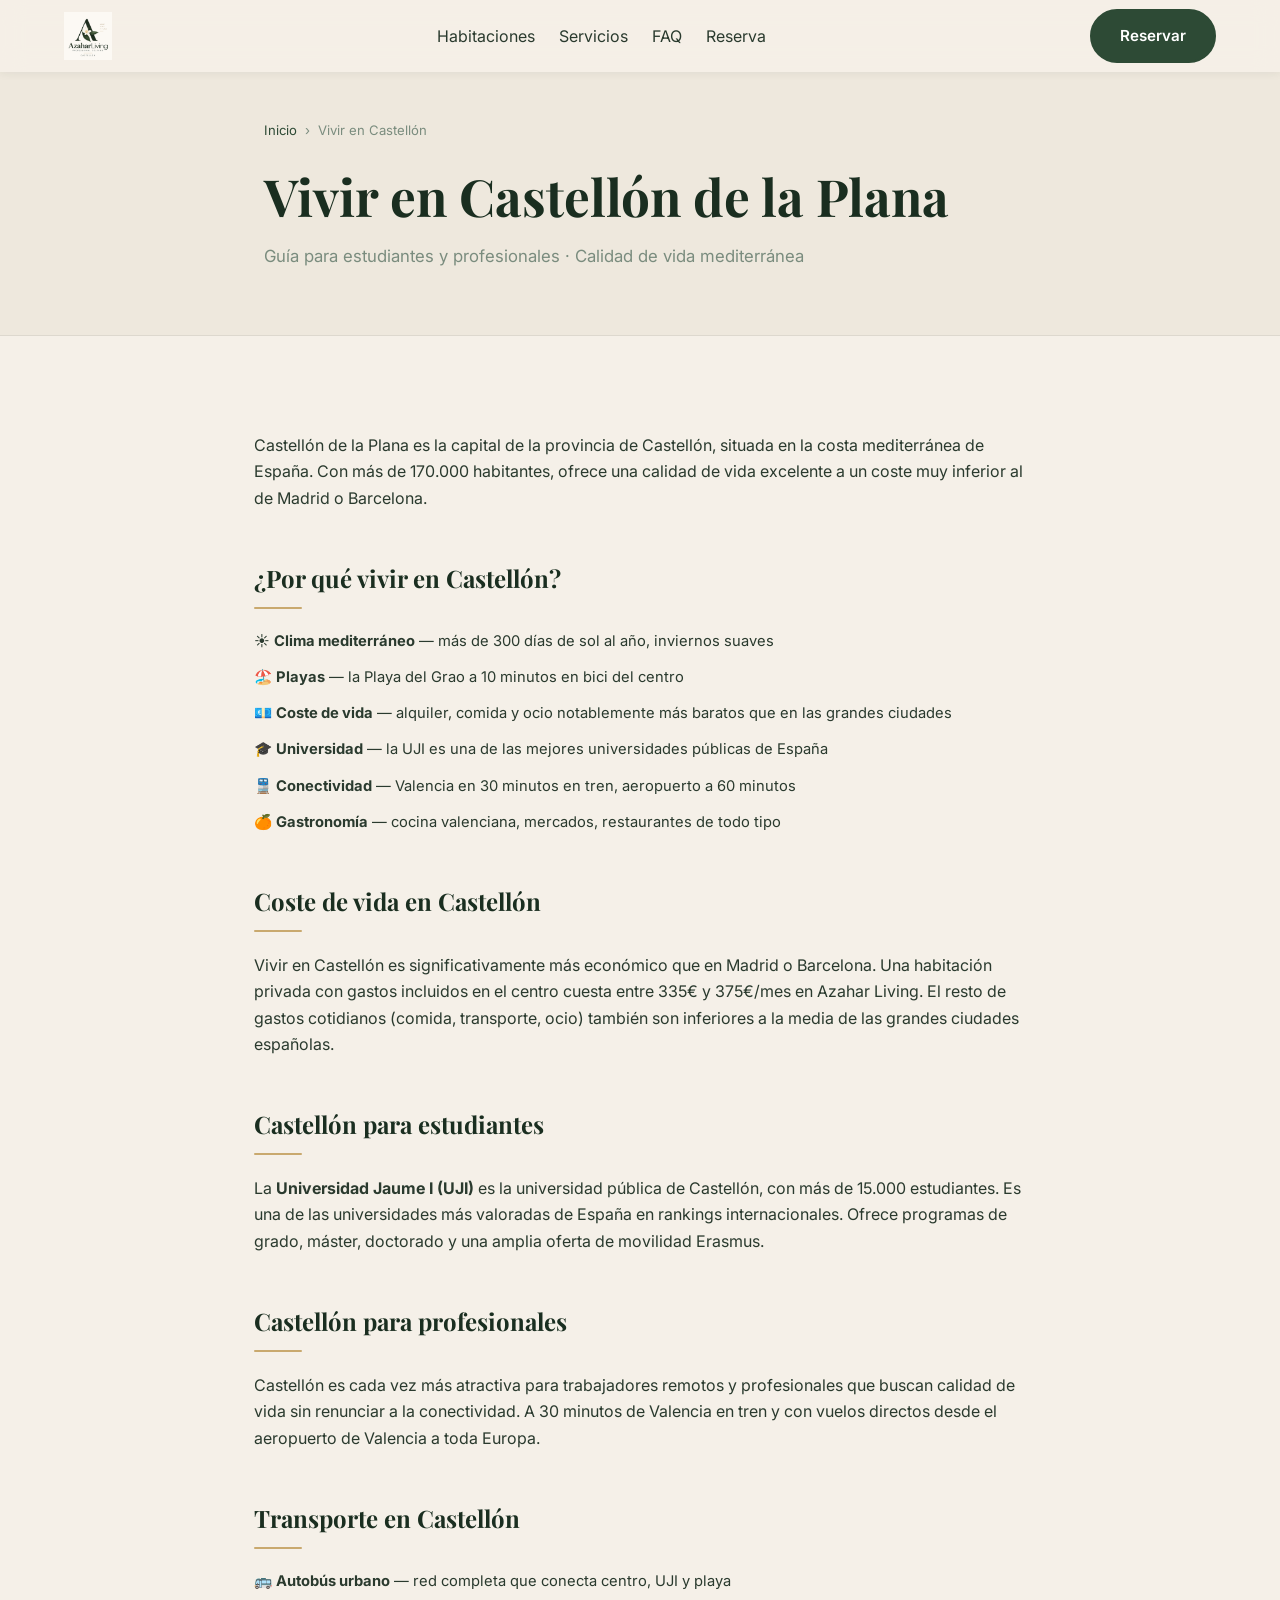
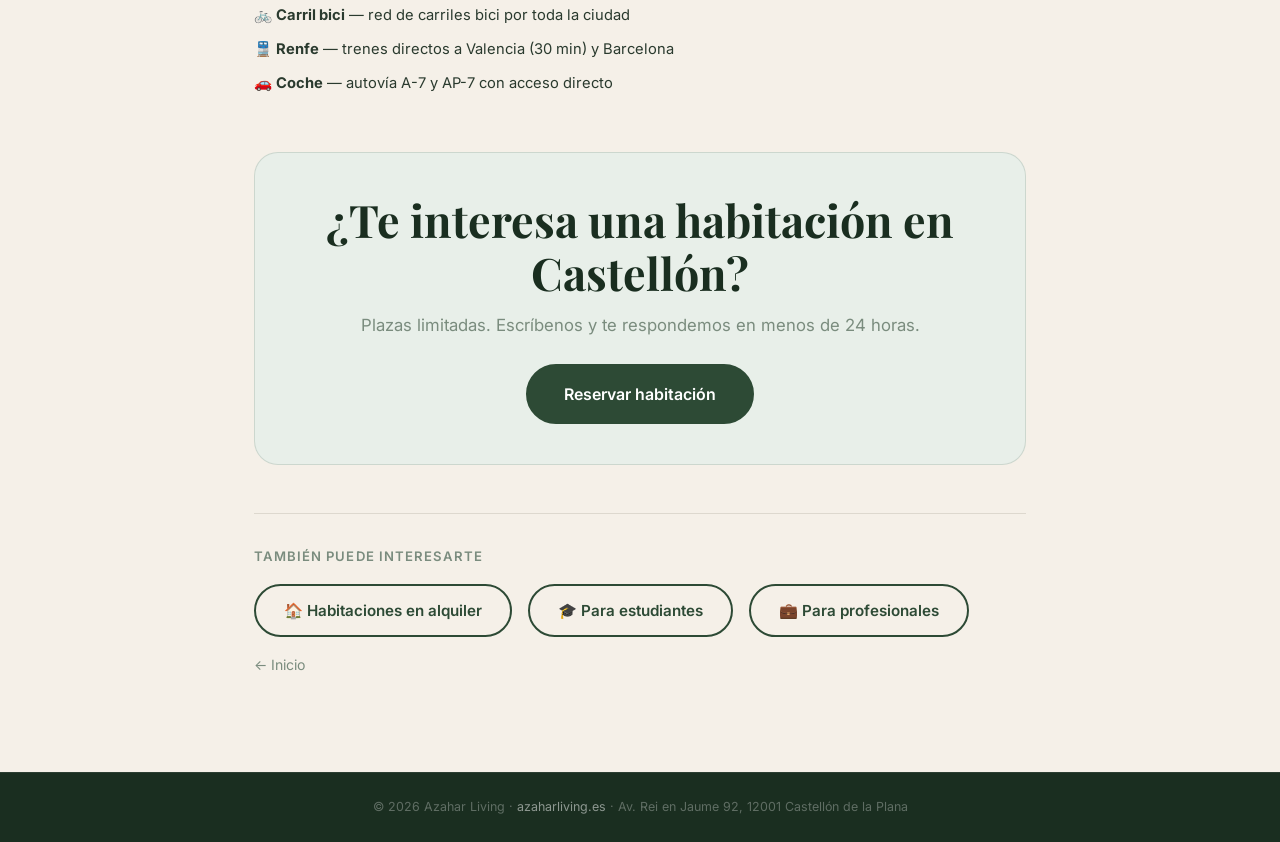
<file: vivir-en-castellon/index.html>
<!DOCTYPE html>
<html lang="es">
<head>
  <meta charset="UTF-8" />
  <meta name="viewport" content="width=device-width, initial-scale=1.0" />
  <meta name="description" content="Guía para vivir en Castellón de la Plana. Coste de vida, transporte, universidades, playas y calidad de vida. Todo lo que necesitas saber antes de mudarte." />
  <meta name="robots" content="index, follow" />
  <link rel="canonical" href="https://azaharliving.es/vivir-en-castellon/" />
  <meta property="og:title" content="Vivir en Castellón de la Plana | Guía para estudiantes y profesionales" />
  <meta property="og:description" content="Guía para vivir en Castellón de la Plana. Coste de vida, transporte, universidades, playas y calidad de vida. Todo lo que necesitas saber antes de mudarte." />
  <meta property="og:url" content="https://azaharliving.es/vivir-en-castellon/" />
  <meta property="og:type" content="website" />
  <meta property="og:site_name" content="Azahar Living" />
  <title>Vivir en Castellón de la Plana | Guía para estudiantes y profesionales</title>
  <link rel="stylesheet" href="../css/styles.css" />
  <link rel="preconnect" href="https://fonts.googleapis.com" />
  <link rel="preconnect" href="https://fonts.gstatic.com" crossorigin />
  <link href="https://fonts.googleapis.com/css2?family=Playfair+Display:wght@400;600;700&family=Inter:wght@300;400;500;600&display=swap" rel="stylesheet" />
  <script type="application/ld+json">
  {"@context":"https://schema.org","@type":"WebPage","@id":"https://azaharliving.es/vivir-en-castellon/","name":"Vivir en Castellón de la Plana","description":"Guía para vivir en Castellón de la Plana. Coste de vida, transporte, universidades, playas y calidad de vida. Todo lo que necesitas saber antes de mudarte.","url":"https://azaharliving.es/vivir-en-castellon/","isPartOf":{"@id":"https://azaharliving.es/#website"}}
  </script>
</head>
<body>
  <header class="navbar scrolled">
    <div class="container navbar__inner">
      <a href="/" class="navbar__logo" aria-label="Azahar Living">
        <img src="../images/Logo Coliving.png" alt="Azahar Living — Habitaciones en Castellón" class="navbar__logo-img" onerror="this.style.display='none';this.nextElementSibling.style.display='flex';" />
        <span class="navbar__logo-text" style="display:none;"><span class="logo-azahar">Azahar</span><span class="logo-living">Living</span></span>
      </a>
      <nav><ul style="display:flex;gap:24px;list-style:none;">
        <li><a href="/#rooms">Habitaciones</a></li>
        <li><a href="/#services">Servicios</a></li>
        <li><a href="/#faq">FAQ</a></li>
        <li><a href="/#contact">Reserva</a></li>
      </ul></nav>
      <a href="/#contact" class="btn btn--primary">Reservar</a>
    </div>
  </header>

  <section class="subpage-hero">
    <div class="container subpage-hero__content">
      <nav class="breadcrumb" aria-label="Ruta de navegación"><a href="/">Inicio</a> <span>›</span> <span>Vivir en Castellón</span></nav>
      <h1 class="section__title" style="font-size:clamp(2rem,5vw,3.2rem);margin-bottom:16px;">Vivir en Castellón de la Plana</h1>
      <p class="section__subtitle">Guía para estudiantes y profesionales · Calidad de vida mediterránea</p>
    </div>
  </section>

  <section class="section">
    <div class="container" style="max-width:820px;">
      
      <p>Castellón de la Plana es la capital de la provincia de Castellón, situada en la costa mediterránea de España. Con más de 170.000 habitantes, ofrece una calidad de vida excelente a un coste muy inferior al de Madrid o Barcelona.</p>

      <h2 style="font-family:var(--font-serif);font-size:1.5rem;color:var(--clr-dark);margin:48px 0 8px;">¿Por qué vivir en Castellón?</h2>
      <div class="gold-divider" style="margin-bottom:20px;"></div>
      <ul style="display:flex;flex-direction:column;gap:12px;list-style:none;">
        <li style="font-size:.92rem;">☀️ <strong>Clima mediterráneo</strong> — más de 300 días de sol al año, inviernos suaves</li>
        <li style="font-size:.92rem;">🏖️ <strong>Playas</strong> — la Playa del Grao a 10 minutos en bici del centro</li>
        <li style="font-size:.92rem;">💶 <strong>Coste de vida</strong> — alquiler, comida y ocio notablemente más baratos que en las grandes ciudades</li>
        <li style="font-size:.92rem;">🎓 <strong>Universidad</strong> — la UJI es una de las mejores universidades públicas de España</li>
        <li style="font-size:.92rem;">🚆 <strong>Conectividad</strong> — Valencia en 30 minutos en tren, aeropuerto a 60 minutos</li>
        <li style="font-size:.92rem;">🍊 <strong>Gastronomía</strong> — cocina valenciana, mercados, restaurantes de todo tipo</li>
      </ul>

      <h2 style="font-family:var(--font-serif);font-size:1.5rem;color:var(--clr-dark);margin:48px 0 8px;">Coste de vida en Castellón</h2>
      <div class="gold-divider" style="margin-bottom:20px;"></div>
      <p>Vivir en Castellón es significativamente más económico que en Madrid o Barcelona. Una habitación privada con gastos incluidos en el centro cuesta entre 335€ y 375€/mes en Azahar Living. El resto de gastos cotidianos (comida, transporte, ocio) también son inferiores a la media de las grandes ciudades españolas.</p>

      <h2 style="font-family:var(--font-serif);font-size:1.5rem;color:var(--clr-dark);margin:48px 0 8px;">Castellón para estudiantes</h2>
      <div class="gold-divider" style="margin-bottom:20px;"></div>
      <p>La <strong>Universidad Jaume I (UJI)</strong> es la universidad pública de Castellón, con más de 15.000 estudiantes. Es una de las universidades más valoradas de España en rankings internacionales. Ofrece programas de grado, máster, doctorado y una amplia oferta de movilidad Erasmus.</p>

      <h2 style="font-family:var(--font-serif);font-size:1.5rem;color:var(--clr-dark);margin:48px 0 8px;">Castellón para profesionales</h2>
      <div class="gold-divider" style="margin-bottom:20px;"></div>
      <p>Castellón es cada vez más atractiva para trabajadores remotos y profesionales que buscan calidad de vida sin renunciar a la conectividad. A 30 minutos de Valencia en tren y con vuelos directos desde el aeropuerto de Valencia a toda Europa.</p>

      <h2 style="font-family:var(--font-serif);font-size:1.5rem;color:var(--clr-dark);margin:48px 0 8px;">Transporte en Castellón</h2>
      <div class="gold-divider" style="margin-bottom:20px;"></div>
      <ul style="display:flex;flex-direction:column;gap:10px;list-style:none;">
        <li style="font-size:.92rem;">🚌 <strong>Autobús urbano</strong> — red completa que conecta centro, UJI y playa</li>
        <li style="font-size:.92rem;">🚲 <strong>Carril bici</strong> — red de carriles bici por toda la ciudad</li>
        <li style="font-size:.92rem;">🚆 <strong>Renfe</strong> — trenes directos a Valencia (30 min) y Barcelona</li>
        <li style="font-size:.92rem;">🚗 <strong>Coche</strong> — autovía A-7 y AP-7 con acceso directo</li>
      </ul>
    

      <div style="text-align:center;margin-top:56px;padding:40px;background:var(--clr-primary-lt);border-radius:var(--radius-lg);border:1px solid rgba(45,74,53,.15);">
        <h2 class="section__title" style="margin-bottom:12px;">¿Te interesa una habitación en Castellón?</h2>
        <p class="section__subtitle" style="margin-bottom:24px;">Plazas limitadas. Escríbenos y te respondemos en menos de 24 horas.</p>
        <a href="/#contact" class="btn btn--primary btn--lg">Reservar habitación</a>
      </div>

      <div style="margin-top:48px;padding-top:32px;border-top:1px solid var(--clr-border);">
        <p style="font-size:.82rem;color:var(--clr-text-muted);margin-bottom:16px;font-weight:600;text-transform:uppercase;letter-spacing:.08em;">También puede interesarte</p>
        <div style="display:flex;gap:16px;flex-wrap:wrap;">
          <a href="/habitaciones-castellon/" class="btn btn--outline">🏠 Habitaciones en alquiler</a>
          <a href="/habitaciones-estudiantes-castellon/" class="btn btn--outline">🎓 Para estudiantes</a>
          <a href="/habitaciones-profesionales-castellon/" class="btn btn--outline">💼 Para profesionales</a>
          <a href="/" style="align-self:center;font-size:.88rem;color:var(--clr-text-muted);">← Inicio</a>
        </div>
      </div>
    </div>
  </section>

  <footer class="footer">
    <div class="footer__bottom">
      <p>© 2026 Azahar Living · <a href="/" style="color:rgba(255,255,255,.5);">azaharliving.es</a> · Av. Rei en Jaume 92, 12001 Castellón de la Plana</p>
    </div>
  </footer>
</body>
</html>
</file>
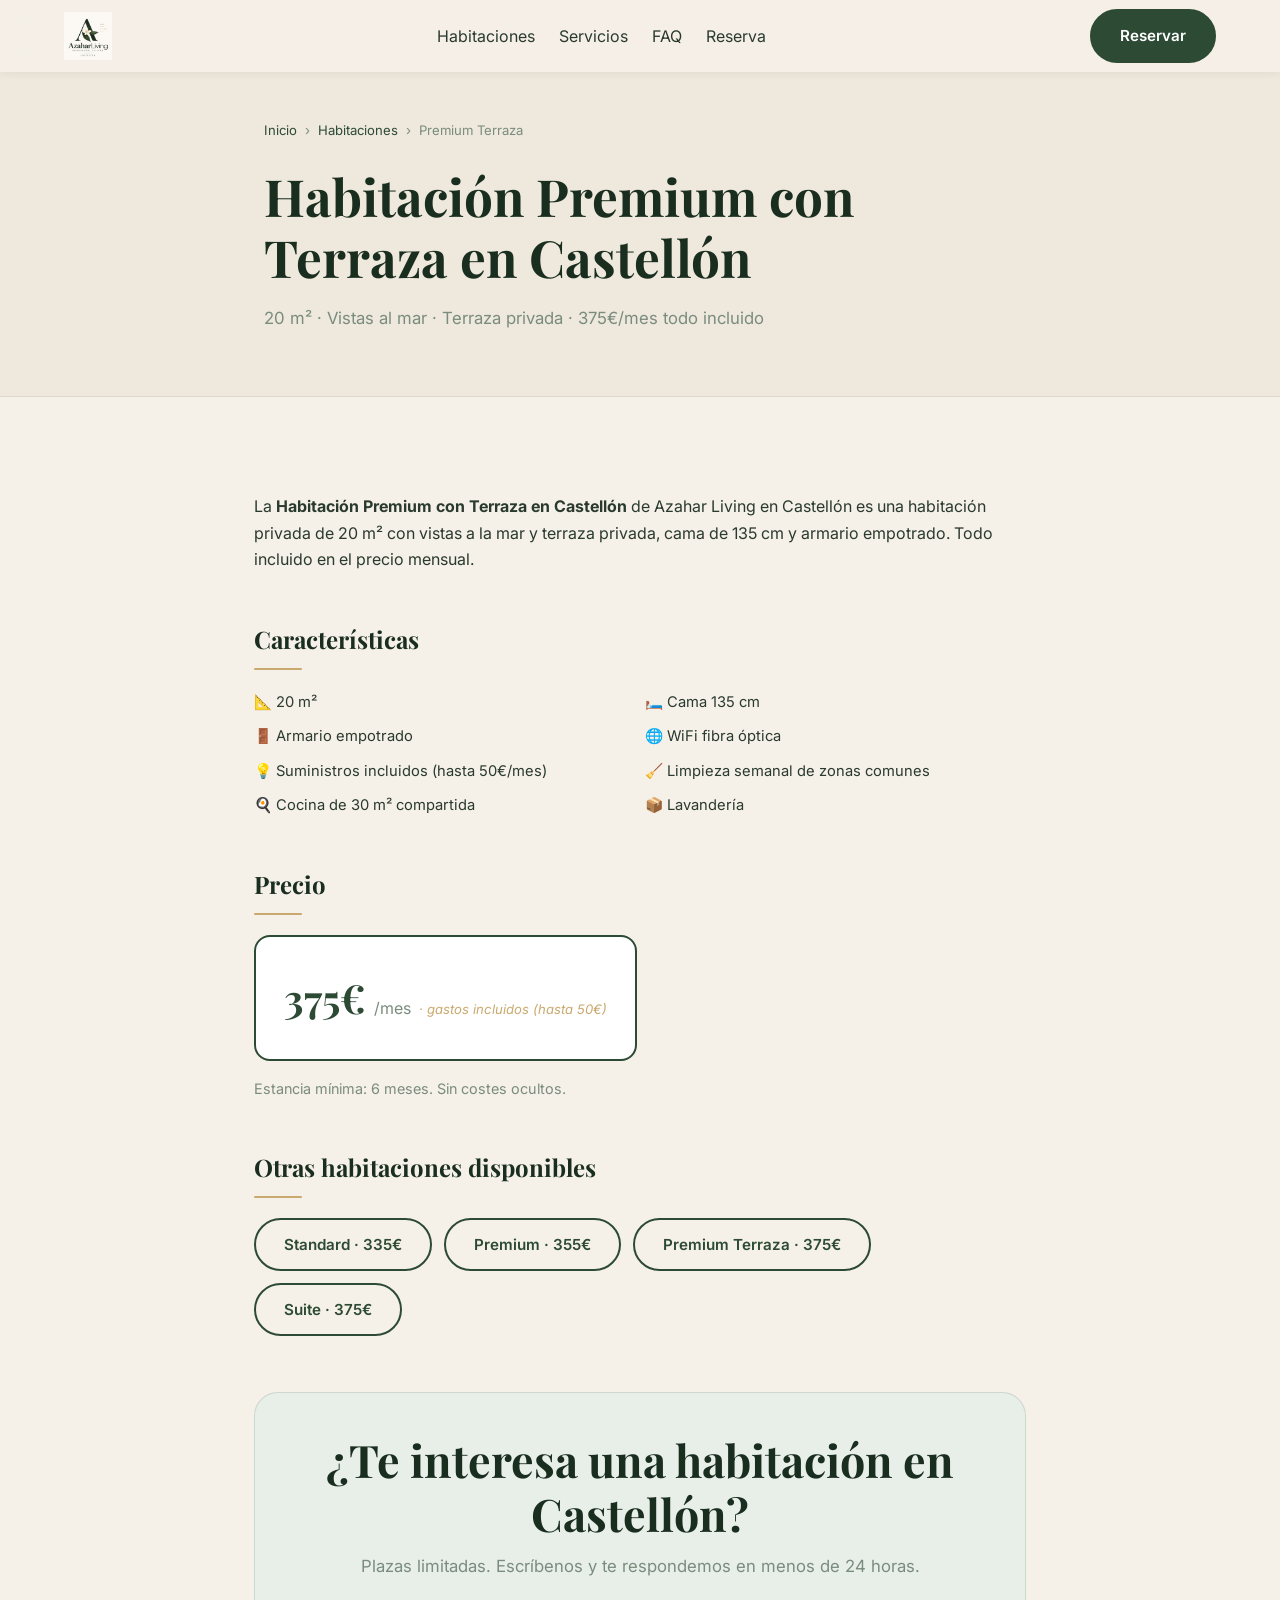
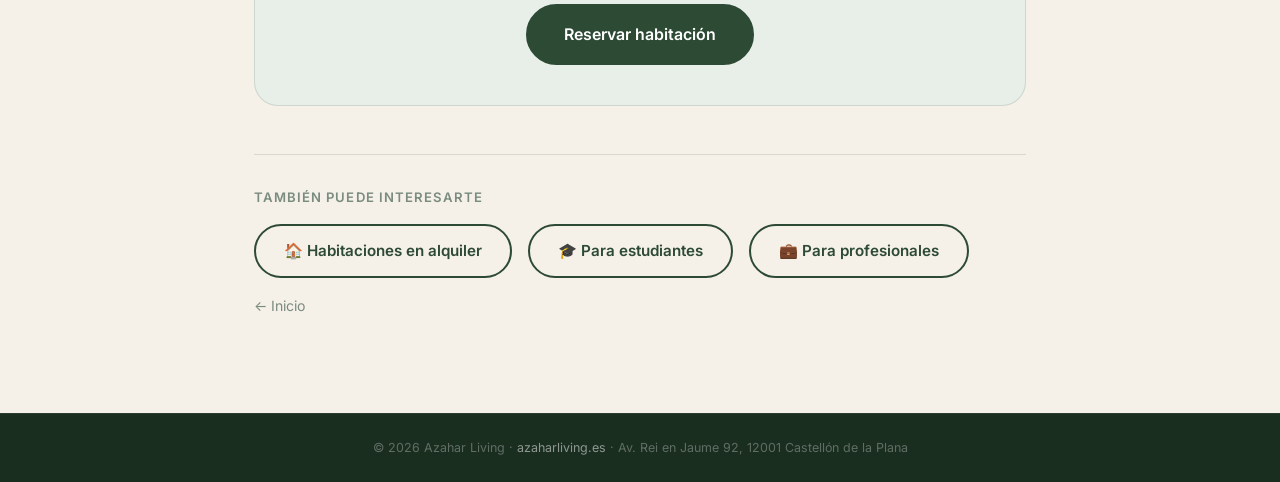
<file: habitaciones/premium-terraza/index.html>
<!DOCTYPE html>
<html lang="es">
<head>
  <meta charset="UTF-8" />
  <meta name="viewport" content="width=device-width, initial-scale=1.0" />
  <meta name="description" content="Habitación Premium con terraza privada en Castellón. 20 m², vistas al mar, terraza exclusiva. 375€/mes todo incluido." />
  <meta name="robots" content="index, follow" />
  <link rel="canonical" href="https://azaharliving.es/habitaciones/premium-terraza/" />
  <meta property="og:title" content="Habitación Premium con Terraza en Castellón | Azahar Living" />
  <meta property="og:description" content="Habitación Premium con terraza privada en Castellón. 20 m², vistas al mar, terraza exclusiva. 375€/mes todo incluido." />
  <meta property="og:url" content="https://azaharliving.es/habitaciones/premium-terraza/" />
  <meta property="og:type" content="website" />
  <meta property="og:site_name" content="Azahar Living" />
  <title>Habitación Premium con Terraza en Castellón | Azahar Living</title>
  <link rel="stylesheet" href="../../css/styles.css" />
  <link rel="preconnect" href="https://fonts.googleapis.com" />
  <link rel="preconnect" href="https://fonts.gstatic.com" crossorigin />
  <link href="https://fonts.googleapis.com/css2?family=Playfair+Display:wght@400;600;700&family=Inter:wght@300;400;500;600&display=swap" rel="stylesheet" />
  <script type="application/ld+json">
  {"@context":"https://schema.org","@type":"WebPage","@id":"https://azaharliving.es/habitaciones/premium-terraza/","name":"Habitación Premium con Terraza en Castellón","description":"Habitación Premium con terraza privada en Castellón. 20 m², vistas al mar, terraza exclusiva. 375€/mes todo incluido.","url":"https://azaharliving.es/habitaciones/premium-terraza/","isPartOf":{"@id":"https://azaharliving.es/#website"}}
  </script>
</head>
<body>
  <header class="navbar scrolled">
    <div class="container navbar__inner">
      <a href="/" class="navbar__logo" aria-label="Azahar Living">
        <img src="../../images/Logo Coliving.png" alt="Azahar Living — Habitaciones en Castellón" class="navbar__logo-img" onerror="this.style.display='none';this.nextElementSibling.style.display='flex';" />
        <span class="navbar__logo-text" style="display:none;"><span class="logo-azahar">Azahar</span><span class="logo-living">Living</span></span>
      </a>
      <nav><ul style="display:flex;gap:24px;list-style:none;">
        <li><a href="/#rooms">Habitaciones</a></li>
        <li><a href="/#services">Servicios</a></li>
        <li><a href="/#faq">FAQ</a></li>
        <li><a href="/#contact">Reserva</a></li>
      </ul></nav>
      <a href="/#contact" class="btn btn--primary">Reservar</a>
    </div>
  </header>

  <section class="subpage-hero">
    <div class="container subpage-hero__content">
      <nav class="breadcrumb" aria-label="Ruta de navegación"><a href="/">Inicio</a> <span>›</span> <a href="/habitaciones-castellon/">Habitaciones</a> <span>›</span> <span>Premium Terraza</span></nav>
      <h1 class="section__title" style="font-size:clamp(2rem,5vw,3.2rem);margin-bottom:16px;">Habitación Premium con Terraza en Castellón</h1>
      <p class="section__subtitle">20 m² · Vistas al mar · Terraza privada · 375€/mes todo incluido</p>
    </div>
  </section>

  <section class="section">
    <div class="container" style="max-width:820px;">
      
      <p>La <strong>Habitación Premium con Terraza en Castellón</strong> de Azahar Living en Castellón es una habitación privada de 20 m² con vistas a la mar y terraza privada, cama de 135 cm y armario empotrado. Todo incluido en el precio mensual.</p>

      <h2 style="font-family:var(--font-serif);font-size:1.5rem;color:var(--clr-dark);margin:48px 0 8px;">Características</h2>
      <div class="gold-divider" style="margin-bottom:20px;"></div>
      <ul style="display:grid;grid-template-columns:1fr 1fr;gap:10px;list-style:none;">
        <li style="font-size:.92rem;">📐 20 m²</li>
        <li style="font-size:.92rem;">🛏️ Cama 135 cm</li>
        <li style="font-size:.92rem;">🚪 Armario empotrado</li>
        <li style="font-size:.92rem;">🌐 WiFi fibra óptica</li>
        <li style="font-size:.92rem;">💡 Suministros incluidos (hasta 50€/mes)</li>
        <li style="font-size:.92rem;">🧹 Limpieza semanal de zonas comunes</li>
        <li style="font-size:.92rem;">🍳 Cocina de 30 m² compartida</li>
        <li style="font-size:.92rem;">📦 Lavandería</li>
      </ul>

      <h2 style="font-family:var(--font-serif);font-size:1.5rem;color:var(--clr-dark);margin:48px 0 8px;">Precio</h2>
      <div class="gold-divider" style="margin-bottom:20px;"></div>
      <div style="background:var(--clr-white);border:2px solid var(--clr-primary);border-radius:var(--radius-md);padding:28px;display:inline-flex;align-items:baseline;gap:8px;">
        <span style="font-family:var(--font-serif);font-size:2.5rem;font-weight:700;color:var(--clr-primary);">375€</span>
        <span style="color:var(--clr-text-muted);">/mes</span>
        <span style="font-size:.82rem;color:var(--clr-gold);font-style:italic;">· gastos incluidos (hasta 50€)</span>
      </div>
      <p style="margin-top:16px;font-size:.9rem;color:var(--clr-text-muted);">Estancia mínima: 6 meses. Sin costes ocultos.</p>

      <h2 style="font-family:var(--font-serif);font-size:1.5rem;color:var(--clr-dark);margin:48px 0 8px;">Otras habitaciones disponibles</h2>
      <div class="gold-divider" style="margin-bottom:20px;"></div>
      <div style="display:flex;gap:12px;flex-wrap:wrap;">
        <a href="/habitaciones/standard/" class="btn btn--outline">Standard · 335€</a>
        <a href="/habitaciones/premium/" class="btn btn--outline">Premium · 355€</a>
        <a href="/habitaciones/premium-terraza/" class="btn btn--outline">Premium Terraza · 375€</a>
        <a href="/habitaciones/suite/" class="btn btn--outline">Suite · 375€</a>
      </div>
    

      <div style="text-align:center;margin-top:56px;padding:40px;background:var(--clr-primary-lt);border-radius:var(--radius-lg);border:1px solid rgba(45,74,53,.15);">
        <h2 class="section__title" style="margin-bottom:12px;">¿Te interesa una habitación en Castellón?</h2>
        <p class="section__subtitle" style="margin-bottom:24px;">Plazas limitadas. Escríbenos y te respondemos en menos de 24 horas.</p>
        <a href="/#contact" class="btn btn--primary btn--lg">Reservar habitación</a>
      </div>

      <div style="margin-top:48px;padding-top:32px;border-top:1px solid var(--clr-border);">
        <p style="font-size:.82rem;color:var(--clr-text-muted);margin-bottom:16px;font-weight:600;text-transform:uppercase;letter-spacing:.08em;">También puede interesarte</p>
        <div style="display:flex;gap:16px;flex-wrap:wrap;">
          <a href="/habitaciones-castellon/" class="btn btn--outline">🏠 Habitaciones en alquiler</a>
          <a href="/habitaciones-estudiantes-castellon/" class="btn btn--outline">🎓 Para estudiantes</a>
          <a href="/habitaciones-profesionales-castellon/" class="btn btn--outline">💼 Para profesionales</a>
          <a href="/" style="align-self:center;font-size:.88rem;color:var(--clr-text-muted);">← Inicio</a>
        </div>
      </div>
    </div>
  </section>

  <footer class="footer">
    <div class="footer__bottom">
      <p>© 2026 Azahar Living · <a href="/" style="color:rgba(255,255,255,.5);">azaharliving.es</a> · Av. Rei en Jaume 92, 12001 Castellón de la Plana</p>
    </div>
  </footer>
</body>
</html>
</file>
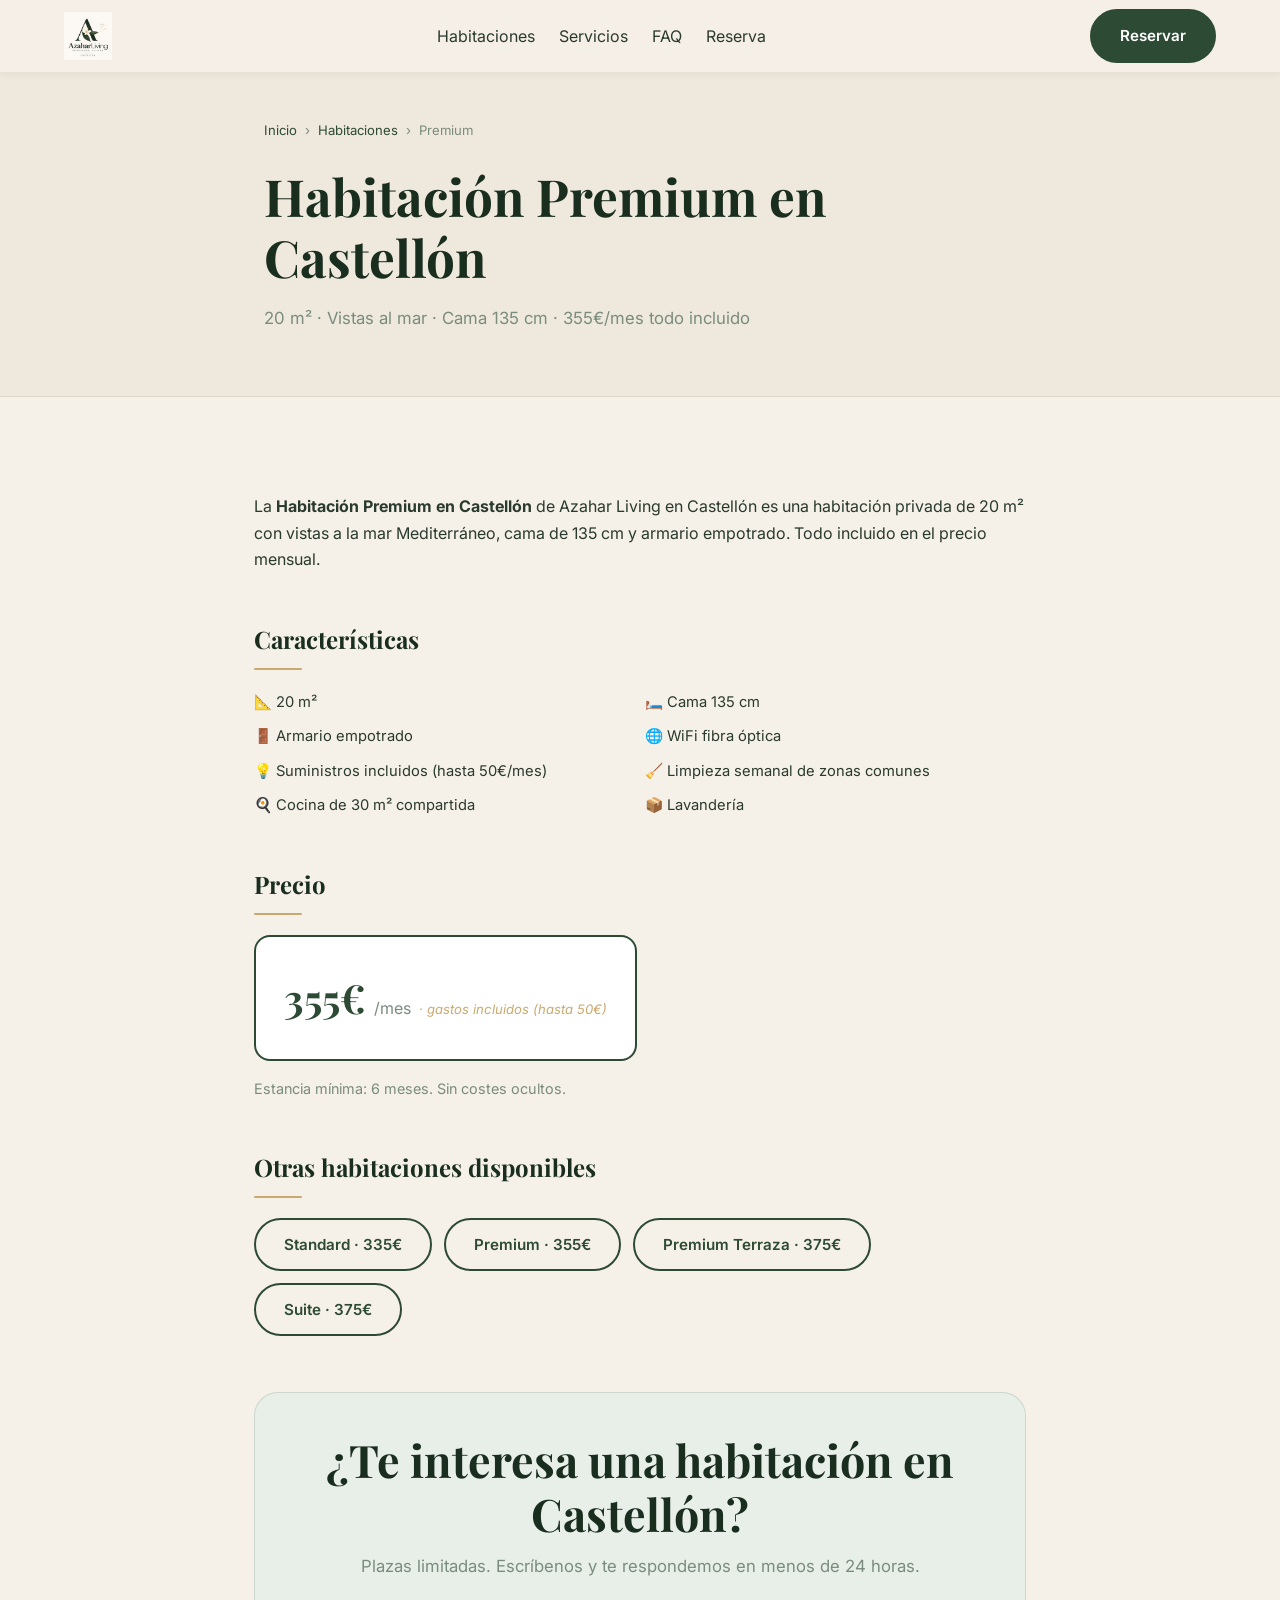
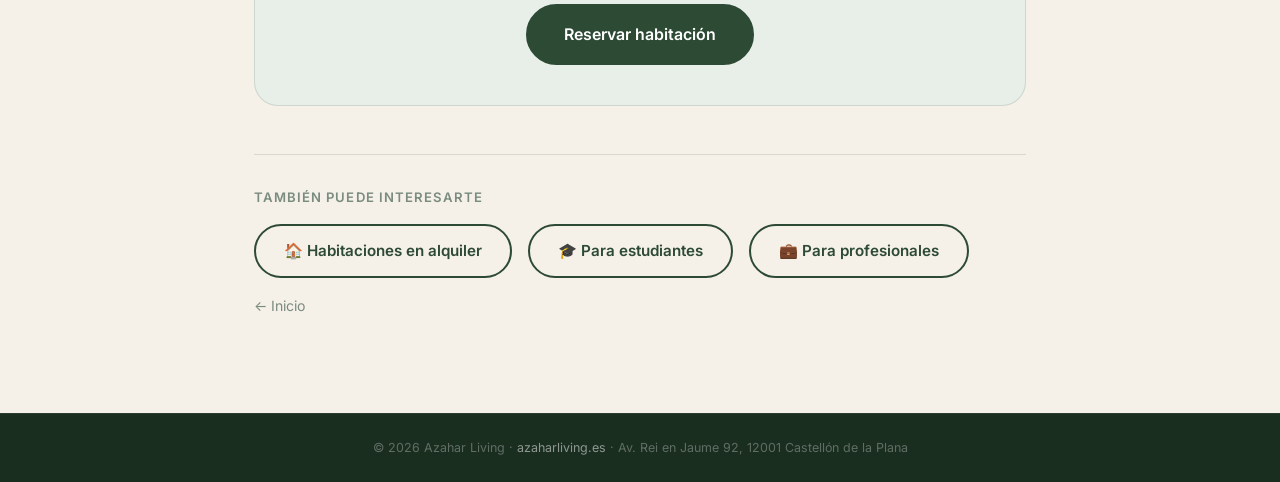
<file: habitaciones/premium/index.html>
<!DOCTYPE html>
<html lang="es">
<head>
  <meta charset="UTF-8" />
  <meta name="viewport" content="width=device-width, initial-scale=1.0" />
  <meta name="description" content="Habitación Premium en alquiler en Castellón. 20 m², vistas al mar Mediterráneo, cama 135 cm. 355€/mes todo incluido." />
  <meta name="robots" content="index, follow" />
  <link rel="canonical" href="https://azaharliving.es/habitaciones/premium/" />
  <meta property="og:title" content="Habitación Premium en Castellón | 20 m² Vista al Mar | Azahar Living" />
  <meta property="og:description" content="Habitación Premium en alquiler en Castellón. 20 m², vistas al mar Mediterráneo, cama 135 cm. 355€/mes todo incluido." />
  <meta property="og:url" content="https://azaharliving.es/habitaciones/premium/" />
  <meta property="og:type" content="website" />
  <meta property="og:site_name" content="Azahar Living" />
  <title>Habitación Premium en Castellón | 20 m² Vista al Mar | Azahar Living</title>
  <link rel="stylesheet" href="../../css/styles.css" />
  <link rel="preconnect" href="https://fonts.googleapis.com" />
  <link rel="preconnect" href="https://fonts.gstatic.com" crossorigin />
  <link href="https://fonts.googleapis.com/css2?family=Playfair+Display:wght@400;600;700&family=Inter:wght@300;400;500;600&display=swap" rel="stylesheet" />
  <script type="application/ld+json">
  {"@context":"https://schema.org","@type":"WebPage","@id":"https://azaharliving.es/habitaciones/premium/","name":"Habitación Premium en Castellón","description":"Habitación Premium en alquiler en Castellón. 20 m², vistas al mar Mediterráneo, cama 135 cm. 355€/mes todo incluido.","url":"https://azaharliving.es/habitaciones/premium/","isPartOf":{"@id":"https://azaharliving.es/#website"}}
  </script>
</head>
<body>
  <header class="navbar scrolled">
    <div class="container navbar__inner">
      <a href="/" class="navbar__logo" aria-label="Azahar Living">
        <img src="../../images/Logo Coliving.png" alt="Azahar Living — Habitaciones en Castellón" class="navbar__logo-img" onerror="this.style.display='none';this.nextElementSibling.style.display='flex';" />
        <span class="navbar__logo-text" style="display:none;"><span class="logo-azahar">Azahar</span><span class="logo-living">Living</span></span>
      </a>
      <nav><ul style="display:flex;gap:24px;list-style:none;">
        <li><a href="/#rooms">Habitaciones</a></li>
        <li><a href="/#services">Servicios</a></li>
        <li><a href="/#faq">FAQ</a></li>
        <li><a href="/#contact">Reserva</a></li>
      </ul></nav>
      <a href="/#contact" class="btn btn--primary">Reservar</a>
    </div>
  </header>

  <section class="subpage-hero">
    <div class="container subpage-hero__content">
      <nav class="breadcrumb" aria-label="Ruta de navegación"><a href="/">Inicio</a> <span>›</span> <a href="/habitaciones-castellon/">Habitaciones</a> <span>›</span> <span>Premium</span></nav>
      <h1 class="section__title" style="font-size:clamp(2rem,5vw,3.2rem);margin-bottom:16px;">Habitación Premium en Castellón</h1>
      <p class="section__subtitle">20 m² · Vistas al mar · Cama 135 cm · 355€/mes todo incluido</p>
    </div>
  </section>

  <section class="section">
    <div class="container" style="max-width:820px;">
      
      <p>La <strong>Habitación Premium en Castellón</strong> de Azahar Living en Castellón es una habitación privada de 20 m² con vistas a la mar Mediterráneo, cama de 135 cm y armario empotrado. Todo incluido en el precio mensual.</p>

      <h2 style="font-family:var(--font-serif);font-size:1.5rem;color:var(--clr-dark);margin:48px 0 8px;">Características</h2>
      <div class="gold-divider" style="margin-bottom:20px;"></div>
      <ul style="display:grid;grid-template-columns:1fr 1fr;gap:10px;list-style:none;">
        <li style="font-size:.92rem;">📐 20 m²</li>
        <li style="font-size:.92rem;">🛏️ Cama 135 cm</li>
        <li style="font-size:.92rem;">🚪 Armario empotrado</li>
        <li style="font-size:.92rem;">🌐 WiFi fibra óptica</li>
        <li style="font-size:.92rem;">💡 Suministros incluidos (hasta 50€/mes)</li>
        <li style="font-size:.92rem;">🧹 Limpieza semanal de zonas comunes</li>
        <li style="font-size:.92rem;">🍳 Cocina de 30 m² compartida</li>
        <li style="font-size:.92rem;">📦 Lavandería</li>
      </ul>

      <h2 style="font-family:var(--font-serif);font-size:1.5rem;color:var(--clr-dark);margin:48px 0 8px;">Precio</h2>
      <div class="gold-divider" style="margin-bottom:20px;"></div>
      <div style="background:var(--clr-white);border:2px solid var(--clr-primary);border-radius:var(--radius-md);padding:28px;display:inline-flex;align-items:baseline;gap:8px;">
        <span style="font-family:var(--font-serif);font-size:2.5rem;font-weight:700;color:var(--clr-primary);">355€</span>
        <span style="color:var(--clr-text-muted);">/mes</span>
        <span style="font-size:.82rem;color:var(--clr-gold);font-style:italic;">· gastos incluidos (hasta 50€)</span>
      </div>
      <p style="margin-top:16px;font-size:.9rem;color:var(--clr-text-muted);">Estancia mínima: 6 meses. Sin costes ocultos.</p>

      <h2 style="font-family:var(--font-serif);font-size:1.5rem;color:var(--clr-dark);margin:48px 0 8px;">Otras habitaciones disponibles</h2>
      <div class="gold-divider" style="margin-bottom:20px;"></div>
      <div style="display:flex;gap:12px;flex-wrap:wrap;">
        <a href="/habitaciones/standard/" class="btn btn--outline">Standard · 335€</a>
        <a href="/habitaciones/premium/" class="btn btn--outline">Premium · 355€</a>
        <a href="/habitaciones/premium-terraza/" class="btn btn--outline">Premium Terraza · 375€</a>
        <a href="/habitaciones/suite/" class="btn btn--outline">Suite · 375€</a>
      </div>
    

      <div style="text-align:center;margin-top:56px;padding:40px;background:var(--clr-primary-lt);border-radius:var(--radius-lg);border:1px solid rgba(45,74,53,.15);">
        <h2 class="section__title" style="margin-bottom:12px;">¿Te interesa una habitación en Castellón?</h2>
        <p class="section__subtitle" style="margin-bottom:24px;">Plazas limitadas. Escríbenos y te respondemos en menos de 24 horas.</p>
        <a href="/#contact" class="btn btn--primary btn--lg">Reservar habitación</a>
      </div>

      <div style="margin-top:48px;padding-top:32px;border-top:1px solid var(--clr-border);">
        <p style="font-size:.82rem;color:var(--clr-text-muted);margin-bottom:16px;font-weight:600;text-transform:uppercase;letter-spacing:.08em;">También puede interesarte</p>
        <div style="display:flex;gap:16px;flex-wrap:wrap;">
          <a href="/habitaciones-castellon/" class="btn btn--outline">🏠 Habitaciones en alquiler</a>
          <a href="/habitaciones-estudiantes-castellon/" class="btn btn--outline">🎓 Para estudiantes</a>
          <a href="/habitaciones-profesionales-castellon/" class="btn btn--outline">💼 Para profesionales</a>
          <a href="/" style="align-self:center;font-size:.88rem;color:var(--clr-text-muted);">← Inicio</a>
        </div>
      </div>
    </div>
  </section>

  <footer class="footer">
    <div class="footer__bottom">
      <p>© 2026 Azahar Living · <a href="/" style="color:rgba(255,255,255,.5);">azaharliving.es</a> · Av. Rei en Jaume 92, 12001 Castellón de la Plana</p>
    </div>
  </footer>
</body>
</html>
</file>
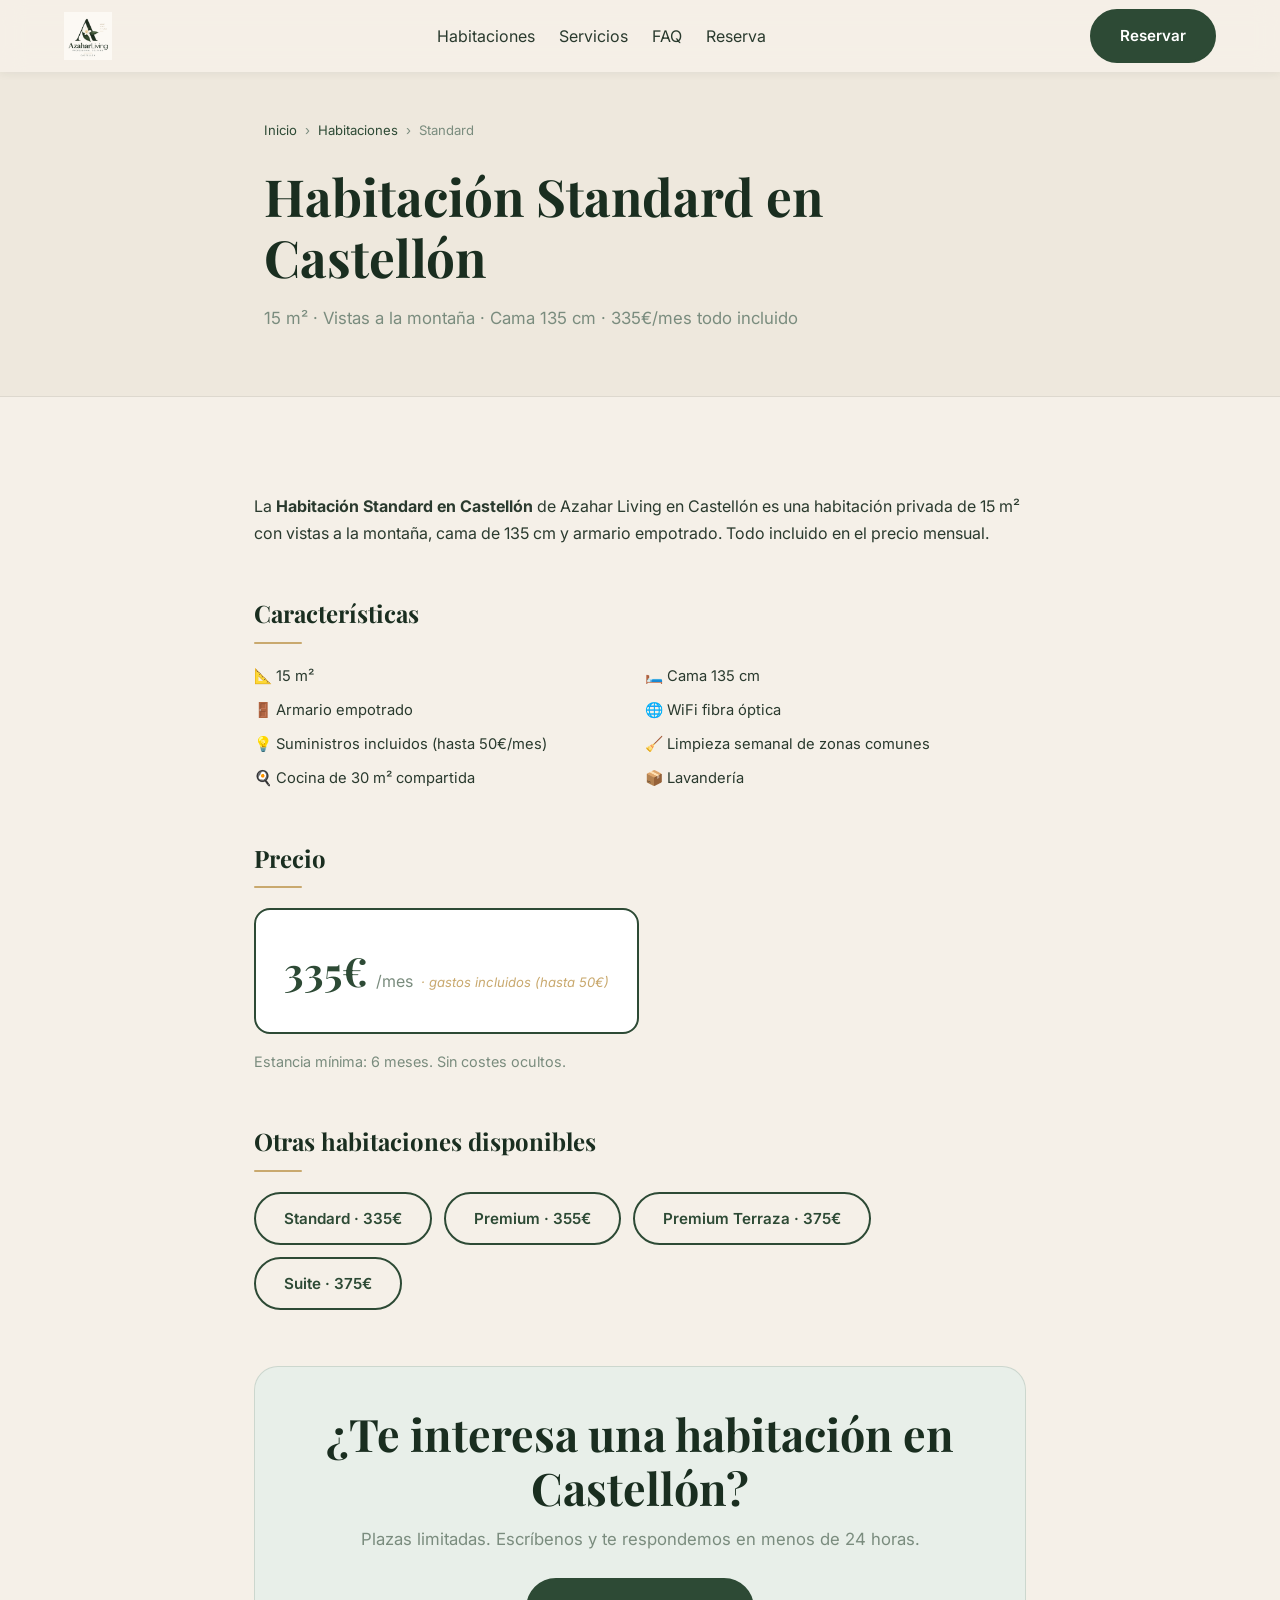
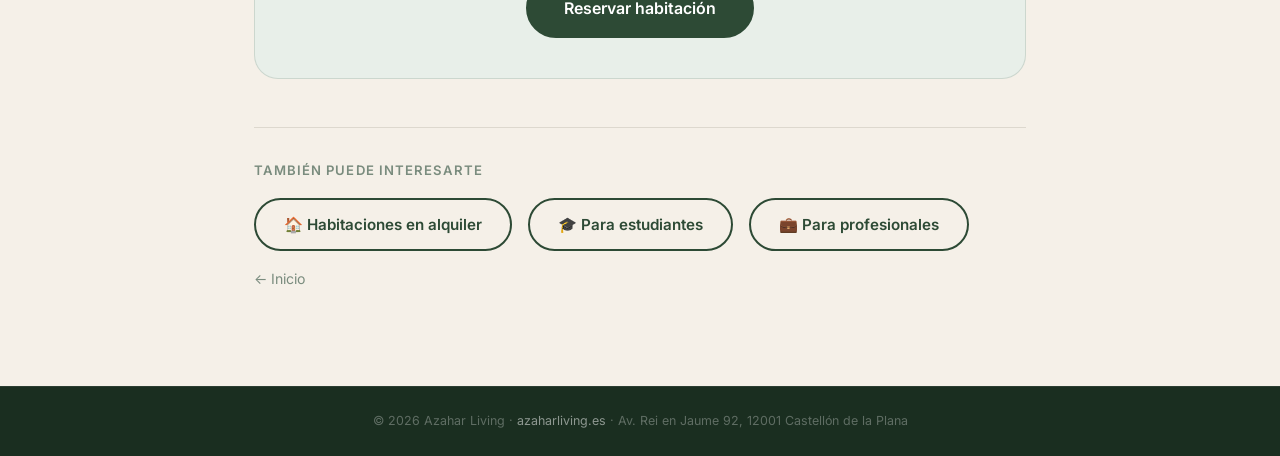
<file: habitaciones/standard/index.html>
<!DOCTYPE html>
<html lang="es">
<head>
  <meta charset="UTF-8" />
  <meta name="viewport" content="width=device-width, initial-scale=1.0" />
  <meta name="description" content="Habitación Standard en alquiler en Castellón. 15 m², cama 135 cm, armario empotrado. Vistas a la montaña. 335€/mes todo incluido." />
  <meta name="robots" content="index, follow" />
  <link rel="canonical" href="https://azaharliving.es/habitaciones/standard/" />
  <meta property="og:title" content="Habitación Standard en Castellón | 15 m² | Azahar Living" />
  <meta property="og:description" content="Habitación Standard en alquiler en Castellón. 15 m², cama 135 cm, armario empotrado. Vistas a la montaña. 335€/mes todo incluido." />
  <meta property="og:url" content="https://azaharliving.es/habitaciones/standard/" />
  <meta property="og:type" content="website" />
  <meta property="og:site_name" content="Azahar Living" />
  <title>Habitación Standard en Castellón | 15 m² | Azahar Living</title>
  <link rel="stylesheet" href="../../css/styles.css" />
  <link rel="preconnect" href="https://fonts.googleapis.com" />
  <link rel="preconnect" href="https://fonts.gstatic.com" crossorigin />
  <link href="https://fonts.googleapis.com/css2?family=Playfair+Display:wght@400;600;700&family=Inter:wght@300;400;500;600&display=swap" rel="stylesheet" />
  <script type="application/ld+json">
  {"@context":"https://schema.org","@type":"WebPage","@id":"https://azaharliving.es/habitaciones/standard/","name":"Habitación Standard en Castellón","description":"Habitación Standard en alquiler en Castellón. 15 m², cama 135 cm, armario empotrado. Vistas a la montaña. 335€/mes todo incluido.","url":"https://azaharliving.es/habitaciones/standard/","isPartOf":{"@id":"https://azaharliving.es/#website"}}
  </script>
</head>
<body>
  <header class="navbar scrolled">
    <div class="container navbar__inner">
      <a href="/" class="navbar__logo" aria-label="Azahar Living">
        <img src="../../images/Logo Coliving.png" alt="Azahar Living — Habitaciones en Castellón" class="navbar__logo-img" onerror="this.style.display='none';this.nextElementSibling.style.display='flex';" />
        <span class="navbar__logo-text" style="display:none;"><span class="logo-azahar">Azahar</span><span class="logo-living">Living</span></span>
      </a>
      <nav><ul style="display:flex;gap:24px;list-style:none;">
        <li><a href="/#rooms">Habitaciones</a></li>
        <li><a href="/#services">Servicios</a></li>
        <li><a href="/#faq">FAQ</a></li>
        <li><a href="/#contact">Reserva</a></li>
      </ul></nav>
      <a href="/#contact" class="btn btn--primary">Reservar</a>
    </div>
  </header>

  <section class="subpage-hero">
    <div class="container subpage-hero__content">
      <nav class="breadcrumb" aria-label="Ruta de navegación"><a href="/">Inicio</a> <span>›</span> <a href="/habitaciones-castellon/">Habitaciones</a> <span>›</span> <span>Standard</span></nav>
      <h1 class="section__title" style="font-size:clamp(2rem,5vw,3.2rem);margin-bottom:16px;">Habitación Standard en Castellón</h1>
      <p class="section__subtitle">15 m² · Vistas a la montaña · Cama 135 cm · 335€/mes todo incluido</p>
    </div>
  </section>

  <section class="section">
    <div class="container" style="max-width:820px;">
      
      <p>La <strong>Habitación Standard en Castellón</strong> de Azahar Living en Castellón es una habitación privada de 15 m² con vistas a la montaña, cama de 135 cm y armario empotrado. Todo incluido en el precio mensual.</p>

      <h2 style="font-family:var(--font-serif);font-size:1.5rem;color:var(--clr-dark);margin:48px 0 8px;">Características</h2>
      <div class="gold-divider" style="margin-bottom:20px;"></div>
      <ul style="display:grid;grid-template-columns:1fr 1fr;gap:10px;list-style:none;">
        <li style="font-size:.92rem;">📐 15 m²</li>
        <li style="font-size:.92rem;">🛏️ Cama 135 cm</li>
        <li style="font-size:.92rem;">🚪 Armario empotrado</li>
        <li style="font-size:.92rem;">🌐 WiFi fibra óptica</li>
        <li style="font-size:.92rem;">💡 Suministros incluidos (hasta 50€/mes)</li>
        <li style="font-size:.92rem;">🧹 Limpieza semanal de zonas comunes</li>
        <li style="font-size:.92rem;">🍳 Cocina de 30 m² compartida</li>
        <li style="font-size:.92rem;">📦 Lavandería</li>
      </ul>

      <h2 style="font-family:var(--font-serif);font-size:1.5rem;color:var(--clr-dark);margin:48px 0 8px;">Precio</h2>
      <div class="gold-divider" style="margin-bottom:20px;"></div>
      <div style="background:var(--clr-white);border:2px solid var(--clr-primary);border-radius:var(--radius-md);padding:28px;display:inline-flex;align-items:baseline;gap:8px;">
        <span style="font-family:var(--font-serif);font-size:2.5rem;font-weight:700;color:var(--clr-primary);">335€</span>
        <span style="color:var(--clr-text-muted);">/mes</span>
        <span style="font-size:.82rem;color:var(--clr-gold);font-style:italic;">· gastos incluidos (hasta 50€)</span>
      </div>
      <p style="margin-top:16px;font-size:.9rem;color:var(--clr-text-muted);">Estancia mínima: 6 meses. Sin costes ocultos.</p>

      <h2 style="font-family:var(--font-serif);font-size:1.5rem;color:var(--clr-dark);margin:48px 0 8px;">Otras habitaciones disponibles</h2>
      <div class="gold-divider" style="margin-bottom:20px;"></div>
      <div style="display:flex;gap:12px;flex-wrap:wrap;">
        <a href="/habitaciones/standard/" class="btn btn--outline">Standard · 335€</a>
        <a href="/habitaciones/premium/" class="btn btn--outline">Premium · 355€</a>
        <a href="/habitaciones/premium-terraza/" class="btn btn--outline">Premium Terraza · 375€</a>
        <a href="/habitaciones/suite/" class="btn btn--outline">Suite · 375€</a>
      </div>
    

      <div style="text-align:center;margin-top:56px;padding:40px;background:var(--clr-primary-lt);border-radius:var(--radius-lg);border:1px solid rgba(45,74,53,.15);">
        <h2 class="section__title" style="margin-bottom:12px;">¿Te interesa una habitación en Castellón?</h2>
        <p class="section__subtitle" style="margin-bottom:24px;">Plazas limitadas. Escríbenos y te respondemos en menos de 24 horas.</p>
        <a href="/#contact" class="btn btn--primary btn--lg">Reservar habitación</a>
      </div>

      <div style="margin-top:48px;padding-top:32px;border-top:1px solid var(--clr-border);">
        <p style="font-size:.82rem;color:var(--clr-text-muted);margin-bottom:16px;font-weight:600;text-transform:uppercase;letter-spacing:.08em;">También puede interesarte</p>
        <div style="display:flex;gap:16px;flex-wrap:wrap;">
          <a href="/habitaciones-castellon/" class="btn btn--outline">🏠 Habitaciones en alquiler</a>
          <a href="/habitaciones-estudiantes-castellon/" class="btn btn--outline">🎓 Para estudiantes</a>
          <a href="/habitaciones-profesionales-castellon/" class="btn btn--outline">💼 Para profesionales</a>
          <a href="/" style="align-self:center;font-size:.88rem;color:var(--clr-text-muted);">← Inicio</a>
        </div>
      </div>
    </div>
  </section>

  <footer class="footer">
    <div class="footer__bottom">
      <p>© 2026 Azahar Living · <a href="/" style="color:rgba(255,255,255,.5);">azaharliving.es</a> · Av. Rei en Jaume 92, 12001 Castellón de la Plana</p>
    </div>
  </footer>
</body>
</html>
</file>
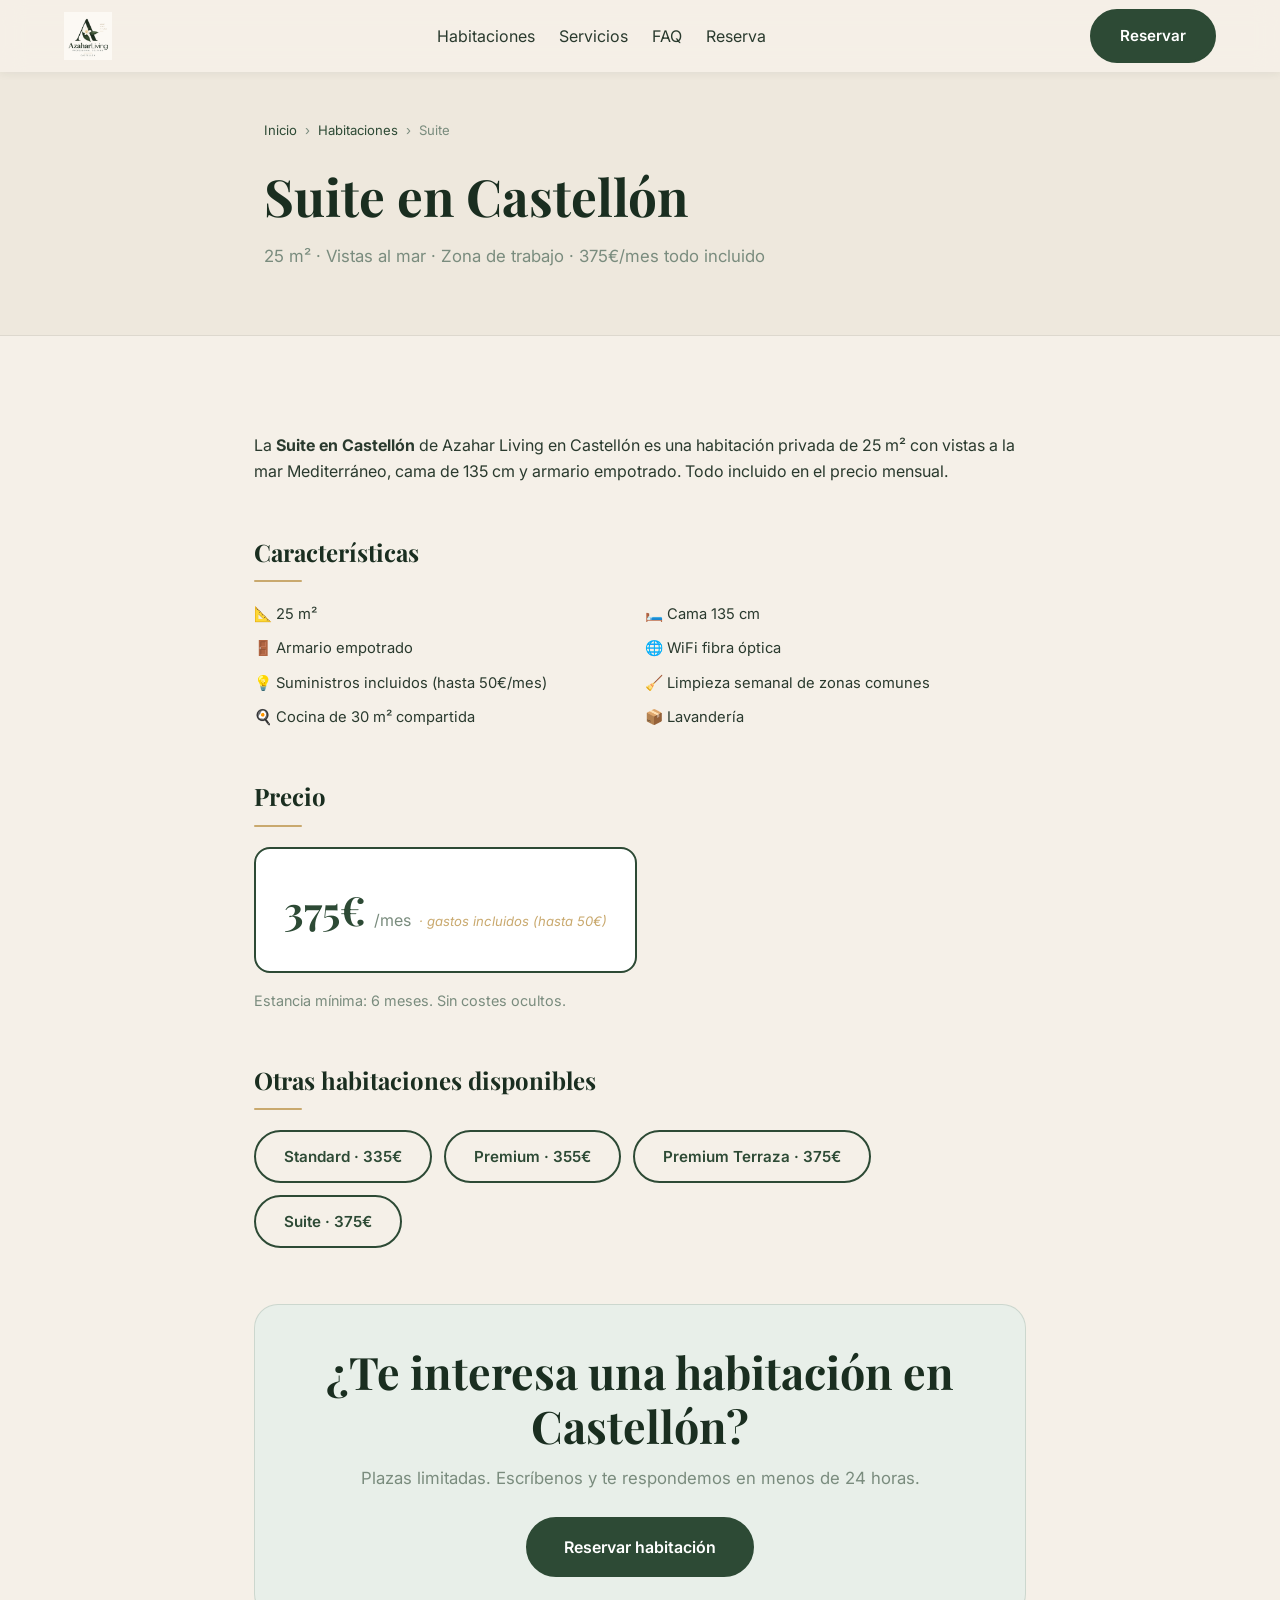
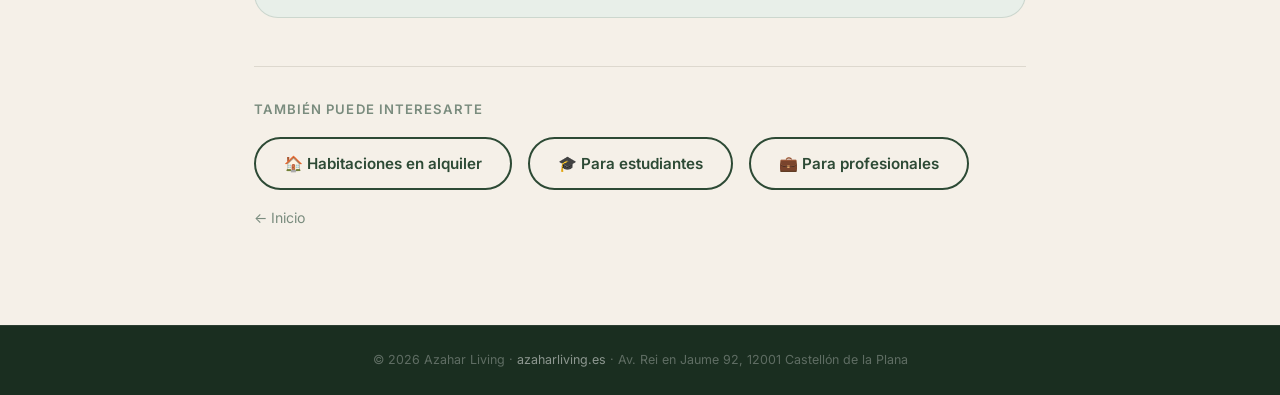
<file: habitaciones/suite/index.html>
<!DOCTYPE html>
<html lang="es">
<head>
  <meta charset="UTF-8" />
  <meta name="viewport" content="width=device-width, initial-scale=1.0" />
  <meta name="description" content="Suite en alquiler en Castellón. 25 m², vistas al mar Mediterráneo, zona de trabajo independiente. 375€/mes todo incluido." />
  <meta name="robots" content="index, follow" />
  <link rel="canonical" href="https://azaharliving.es/habitaciones/suite/" />
  <meta property="og:title" content="Suite en Castellón | 25 m² Vista al Mar | Azahar Living" />
  <meta property="og:description" content="Suite en alquiler en Castellón. 25 m², vistas al mar Mediterráneo, zona de trabajo independiente. 375€/mes todo incluido." />
  <meta property="og:url" content="https://azaharliving.es/habitaciones/suite/" />
  <meta property="og:type" content="website" />
  <meta property="og:site_name" content="Azahar Living" />
  <title>Suite en Castellón | 25 m² Vista al Mar | Azahar Living</title>
  <link rel="stylesheet" href="../../css/styles.css" />
  <link rel="preconnect" href="https://fonts.googleapis.com" />
  <link rel="preconnect" href="https://fonts.gstatic.com" crossorigin />
  <link href="https://fonts.googleapis.com/css2?family=Playfair+Display:wght@400;600;700&family=Inter:wght@300;400;500;600&display=swap" rel="stylesheet" />
  <script type="application/ld+json">
  {"@context":"https://schema.org","@type":"WebPage","@id":"https://azaharliving.es/habitaciones/suite/","name":"Suite en Castellón","description":"Suite en alquiler en Castellón. 25 m², vistas al mar Mediterráneo, zona de trabajo independiente. 375€/mes todo incluido.","url":"https://azaharliving.es/habitaciones/suite/","isPartOf":{"@id":"https://azaharliving.es/#website"}}
  </script>
</head>
<body>
  <header class="navbar scrolled">
    <div class="container navbar__inner">
      <a href="/" class="navbar__logo" aria-label="Azahar Living">
        <img src="../../images/Logo Coliving.png" alt="Azahar Living — Habitaciones en Castellón" class="navbar__logo-img" onerror="this.style.display='none';this.nextElementSibling.style.display='flex';" />
        <span class="navbar__logo-text" style="display:none;"><span class="logo-azahar">Azahar</span><span class="logo-living">Living</span></span>
      </a>
      <nav><ul style="display:flex;gap:24px;list-style:none;">
        <li><a href="/#rooms">Habitaciones</a></li>
        <li><a href="/#services">Servicios</a></li>
        <li><a href="/#faq">FAQ</a></li>
        <li><a href="/#contact">Reserva</a></li>
      </ul></nav>
      <a href="/#contact" class="btn btn--primary">Reservar</a>
    </div>
  </header>

  <section class="subpage-hero">
    <div class="container subpage-hero__content">
      <nav class="breadcrumb" aria-label="Ruta de navegación"><a href="/">Inicio</a> <span>›</span> <a href="/habitaciones-castellon/">Habitaciones</a> <span>›</span> <span>Suite</span></nav>
      <h1 class="section__title" style="font-size:clamp(2rem,5vw,3.2rem);margin-bottom:16px;">Suite en Castellón</h1>
      <p class="section__subtitle">25 m² · Vistas al mar · Zona de trabajo · 375€/mes todo incluido</p>
    </div>
  </section>

  <section class="section">
    <div class="container" style="max-width:820px;">
      
      <p>La <strong>Suite en Castellón</strong> de Azahar Living en Castellón es una habitación privada de 25 m² con vistas a la mar Mediterráneo, cama de 135 cm y armario empotrado. Todo incluido en el precio mensual.</p>

      <h2 style="font-family:var(--font-serif);font-size:1.5rem;color:var(--clr-dark);margin:48px 0 8px;">Características</h2>
      <div class="gold-divider" style="margin-bottom:20px;"></div>
      <ul style="display:grid;grid-template-columns:1fr 1fr;gap:10px;list-style:none;">
        <li style="font-size:.92rem;">📐 25 m²</li>
        <li style="font-size:.92rem;">🛏️ Cama 135 cm</li>
        <li style="font-size:.92rem;">🚪 Armario empotrado</li>
        <li style="font-size:.92rem;">🌐 WiFi fibra óptica</li>
        <li style="font-size:.92rem;">💡 Suministros incluidos (hasta 50€/mes)</li>
        <li style="font-size:.92rem;">🧹 Limpieza semanal de zonas comunes</li>
        <li style="font-size:.92rem;">🍳 Cocina de 30 m² compartida</li>
        <li style="font-size:.92rem;">📦 Lavandería</li>
      </ul>

      <h2 style="font-family:var(--font-serif);font-size:1.5rem;color:var(--clr-dark);margin:48px 0 8px;">Precio</h2>
      <div class="gold-divider" style="margin-bottom:20px;"></div>
      <div style="background:var(--clr-white);border:2px solid var(--clr-primary);border-radius:var(--radius-md);padding:28px;display:inline-flex;align-items:baseline;gap:8px;">
        <span style="font-family:var(--font-serif);font-size:2.5rem;font-weight:700;color:var(--clr-primary);">375€</span>
        <span style="color:var(--clr-text-muted);">/mes</span>
        <span style="font-size:.82rem;color:var(--clr-gold);font-style:italic;">· gastos incluidos (hasta 50€)</span>
      </div>
      <p style="margin-top:16px;font-size:.9rem;color:var(--clr-text-muted);">Estancia mínima: 6 meses. Sin costes ocultos.</p>

      <h2 style="font-family:var(--font-serif);font-size:1.5rem;color:var(--clr-dark);margin:48px 0 8px;">Otras habitaciones disponibles</h2>
      <div class="gold-divider" style="margin-bottom:20px;"></div>
      <div style="display:flex;gap:12px;flex-wrap:wrap;">
        <a href="/habitaciones/standard/" class="btn btn--outline">Standard · 335€</a>
        <a href="/habitaciones/premium/" class="btn btn--outline">Premium · 355€</a>
        <a href="/habitaciones/premium-terraza/" class="btn btn--outline">Premium Terraza · 375€</a>
        <a href="/habitaciones/suite/" class="btn btn--outline">Suite · 375€</a>
      </div>
    

      <div style="text-align:center;margin-top:56px;padding:40px;background:var(--clr-primary-lt);border-radius:var(--radius-lg);border:1px solid rgba(45,74,53,.15);">
        <h2 class="section__title" style="margin-bottom:12px;">¿Te interesa una habitación en Castellón?</h2>
        <p class="section__subtitle" style="margin-bottom:24px;">Plazas limitadas. Escríbenos y te respondemos en menos de 24 horas.</p>
        <a href="/#contact" class="btn btn--primary btn--lg">Reservar habitación</a>
      </div>

      <div style="margin-top:48px;padding-top:32px;border-top:1px solid var(--clr-border);">
        <p style="font-size:.82rem;color:var(--clr-text-muted);margin-bottom:16px;font-weight:600;text-transform:uppercase;letter-spacing:.08em;">También puede interesarte</p>
        <div style="display:flex;gap:16px;flex-wrap:wrap;">
          <a href="/habitaciones-castellon/" class="btn btn--outline">🏠 Habitaciones en alquiler</a>
          <a href="/habitaciones-estudiantes-castellon/" class="btn btn--outline">🎓 Para estudiantes</a>
          <a href="/habitaciones-profesionales-castellon/" class="btn btn--outline">💼 Para profesionales</a>
          <a href="/" style="align-self:center;font-size:.88rem;color:var(--clr-text-muted);">← Inicio</a>
        </div>
      </div>
    </div>
  </section>

  <footer class="footer">
    <div class="footer__bottom">
      <p>© 2026 Azahar Living · <a href="/" style="color:rgba(255,255,255,.5);">azaharliving.es</a> · Av. Rei en Jaume 92, 12001 Castellón de la Plana</p>
    </div>
  </footer>
</body>
</html>
</file>
<file: css/styles.css>
/* ============================================================
   AZAHAR LIVING — Estilos principales
   Paleta: Logo oficial (verde bosque, dorado champán, crema)
   ============================================================ */

/* ── Variables ── */
:root {
  --clr-primary:     #2D4A35;   /* verde bosque oscuro (logo) */
  --clr-primary-dk:  #1E3326;   /* verde más oscuro hover */
  --clr-primary-lt:  #E8EFE9;   /* verde muy pálido */
  --clr-gold:        #C9A96E;   /* dorado champán (logo) */
  --clr-gold-lt:     #F2E8D5;   /* dorado pálido */
  --clr-dark:        #1A2E20;   /* verde casi negro */
  --clr-text:        #2A3A2E;   /* verde oscuro para texto */
  --clr-text-muted:  #7A8C7E;   /* verde grisáceo */
  --clr-bg:          #F5F0E8;   /* crema cálida (fondo logo) */
  --clr-bg-alt:      #EEE8DD;   /* crema más oscura */
  --clr-white:       #FFFFFF;
  --clr-border:      #DDD8CE;

  --font-serif:  'Playfair Display', Georgia, serif;
  --font-sans:   'Inter', system-ui, sans-serif;

  --radius-sm:   8px;
  --radius-md:   16px;
  --radius-lg:   24px;
  --radius-full: 9999px;

  --shadow-sm:   0 2px 8px rgba(26,46,32,.06);
  --shadow-md:   0 8px 32px rgba(26,46,32,.10);
  --shadow-lg:   0 20px 60px rgba(26,46,32,.14);

  --transition:  .25s ease;
  --navbar-h:    72px;
}

/* ── Reset ── */
*, *::before, *::after { box-sizing: border-box; margin: 0; padding: 0; }

html {
  scroll-behavior: smooth;
  font-size: 16px;
}

body {
  font-family: var(--font-sans);
  color: var(--clr-text);
  background-color: var(--clr-bg);
  line-height: 1.65;
  -webkit-font-smoothing: antialiased;
}

img, iframe { display: block; max-width: 100%; }
a { color: inherit; text-decoration: none; }
ul { list-style: none; }
button { cursor: pointer; font-family: inherit; }

/* ── Scrollbar ── */
::-webkit-scrollbar { width: 6px; }
::-webkit-scrollbar-track { background: var(--clr-bg); }
::-webkit-scrollbar-thumb { background: var(--clr-gold); border-radius: var(--radius-full); }

/* ============================================================
   UTILIDADES
   ============================================================ */
.container {
  width: 100%;
  max-width: 1200px;
  margin-inline: auto;
  padding-inline: 24px;
}

.section        { padding-block: 96px; }
.section--alt   { background-color: var(--clr-bg-alt); }

.section__header {
  text-align: center;
  max-width: 640px;
  margin-inline: auto;
  margin-bottom: 64px;
}

.section__label {
  display: inline-block;
  font-size: .78rem;
  font-weight: 600;
  letter-spacing: .14em;
  text-transform: uppercase;
  color: var(--clr-gold);
  margin-bottom: 12px;
}

.section__title {
  font-family: var(--font-serif);
  font-size: clamp(1.8rem, 4vw, 2.8rem);
  font-weight: 700;
  color: var(--clr-dark);
  line-height: 1.2;
  margin-bottom: 16px;
}

.section__subtitle {
  color: var(--clr-text-muted);
  font-size: 1.05rem;
}

/* ── Botones ── */
.btn {
  display: inline-flex;
  align-items: center;
  justify-content: center;
  gap: 8px;
  padding: 12px 28px;
  border-radius: var(--radius-full);
  font-weight: 600;
  font-size: .95rem;
  border: 2px solid transparent;
  transition: all var(--transition);
  white-space: nowrap;
}

.btn--primary {
  background: var(--clr-primary);
  color: var(--clr-white);
  border-color: var(--clr-primary);
}
.btn--primary:hover, .btn--primary:focus-visible {
  background: var(--clr-primary-dk);
  border-color: var(--clr-primary-dk);
  transform: translateY(-2px);
  box-shadow: 0 8px 24px rgba(45,74,53,.3);
}

.btn--ghost {
  background: transparent;
  color: var(--clr-white);
  border-color: rgba(255,255,255,.55);
}
.btn--ghost:hover, .btn--ghost:focus-visible {
  background: rgba(255,255,255,.12);
  border-color: var(--clr-white);
}

.btn--outline {
  background: transparent;
  color: var(--clr-primary);
  border-color: var(--clr-primary);
}
.btn--outline:hover, .btn--outline:focus-visible {
  background: var(--clr-primary);
  color: var(--clr-white);
  transform: translateY(-2px);
}

.btn--gold {
  background: var(--clr-gold);
  color: var(--clr-white);
  border-color: var(--clr-gold);
}
.btn--gold:hover {
  background: #b8934f;
  border-color: #b8934f;
  transform: translateY(-2px);
  box-shadow: 0 8px 24px rgba(201,169,110,.35);
}

.btn--lg    { padding: 15px 36px; font-size: 1rem; }
.btn--block { width: 100%; }

/* ============================================================
   NAVBAR
   ============================================================ */
.navbar {
  position: fixed;
  top: 0; left: 0; right: 0;
  z-index: 1000;
  height: var(--navbar-h);
  background: transparent;
  transition: background var(--transition), box-shadow var(--transition);
}

.navbar.scrolled {
  background: rgba(245,240,232,.96);
  backdrop-filter: blur(12px);
  box-shadow: var(--shadow-sm);
}

.navbar__inner {
  height: 100%;
  display: flex;
  align-items: center;
  justify-content: space-between;
  gap: 24px;
}

/* ── Logo texto igual que el logo oficial ── */
.navbar__logo {
  display: flex;
  align-items: baseline;
  gap: 0;
  text-decoration: none;
}

.logo-azahar {
  font-family: var(--font-serif);
  font-weight: 700;
  font-size: 1.35rem;
  color: var(--clr-white);
  transition: color var(--transition);
  letter-spacing: -.01em;
}
.logo-living {
  font-family: var(--font-sans);
  font-weight: 300;
  font-size: 1.35rem;
  color: var(--clr-white);
  transition: color var(--transition);
  letter-spacing: .02em;
}
.navbar.scrolled .logo-azahar { color: var(--clr-primary); }
.navbar.scrolled .logo-living  { color: var(--clr-dark); }

.navbar__menu ul {
  display: flex;
  gap: 32px;
}

.navbar__menu a {
  font-size: .88rem;
  font-weight: 500;
  color: rgba(255,255,255,.85);
  transition: color var(--transition);
  position: relative;
}
.navbar__menu a::after {
  content: '';
  position: absolute;
  bottom: -4px; left: 0; right: 100%;
  height: 1.5px;
  background: var(--clr-gold);
  border-radius: 2px;
  transition: right var(--transition);
}
.navbar__menu a:hover::after,
.navbar__menu a:focus-visible::after { right: 0; }

.navbar.scrolled .navbar__menu a { color: var(--clr-text); }
.navbar__menu a:hover { color: var(--clr-gold) !important; }

.navbar__actions {
  display: flex;
  align-items: center;
  gap: 16px;
}

/* Language switcher */
.lang-switcher {
  display: flex;
  align-items: center;
  gap: 6px;
  font-size: .78rem;
  color: rgba(255,255,255,.5);
}
.navbar.scrolled .lang-switcher { color: var(--clr-text-muted); }

.lang-btn {
  background: none;
  border: none;
  font-size: .78rem;
  font-weight: 600;
  letter-spacing: .06em;
  color: rgba(255,255,255,.55);
  padding: 2px 4px;
  transition: color var(--transition);
}
.navbar.scrolled .lang-btn { color: var(--clr-text-muted); }
.lang-btn.active,
.lang-btn:hover { color: var(--clr-gold) !important; }

/* Hamburger */
.hamburger {
  display: none;
  flex-direction: column;
  gap: 5px;
  background: none;
  border: none;
  padding: 4px;
}
.hamburger span {
  display: block;
  width: 24px; height: 2px;
  background: var(--clr-white);
  border-radius: 2px;
  transition: all var(--transition);
}
.navbar.scrolled .hamburger span { background: var(--clr-dark); }

.hamburger.open span:nth-child(1) { transform: translateY(7px) rotate(45deg); }
.hamburger.open span:nth-child(2) { opacity: 0; }
.hamburger.open span:nth-child(3) { transform: translateY(-7px) rotate(-45deg); }

/* ============================================================
   HERO
   ============================================================ */
.hero {
  position: relative;
  min-height: 100svh;
  display: flex;
  align-items: center;
  background-size: cover;
  background-position: center 30%;
  background-attachment: fixed;
  padding-top: var(--navbar-h);
}

.hero__overlay {
  position: absolute;
  inset: 0;
  background: linear-gradient(
    135deg,
    rgba(26,46,32,.80) 0%,
    rgba(26,46,32,.55) 50%,
    rgba(45,74,53,.30) 100%
  );
}

.hero__content {
  position: relative;
  z-index: 1;
  padding-block: 80px;
}

.hero__eyebrow {
  font-size: .78rem;
  font-weight: 600;
  letter-spacing: .18em;
  text-transform: uppercase;
  color: var(--clr-gold);
  margin-bottom: 16px;
}

.hero__title {
  font-family: var(--font-serif);
  font-size: clamp(2.8rem, 7vw, 5.5rem);
  font-weight: 700;
  color: var(--clr-white);
  line-height: 1.1;
  margin-bottom: 24px;
  text-shadow: 0 2px 20px rgba(0,0,0,.25);
}

.hero__subtitle {
  font-size: clamp(1rem, 2vw, 1.15rem);
  color: rgba(255,255,255,.82);
  max-width: 520px;
  margin-bottom: 40px;
  font-weight: 300;
}

.hero__actions {
  display: flex;
  flex-wrap: wrap;
  gap: 16px;
  margin-bottom: 64px;
}

/* Stats */
.hero__stats {
  display: flex;
  align-items: center;
  gap: 32px;
  flex-wrap: wrap;
}
.stat            { display: flex; flex-direction: column; }
.stat__number    {
  font-family: var(--font-serif);
  font-size: 2rem;
  font-weight: 700;
  color: var(--clr-white);
  line-height: 1;
}
.stat__label     { font-size: .75rem; color: rgba(255,255,255,.6); margin-top: 4px; }
.stat__divider   { width: 1px; height: 40px; background: rgba(255,255,255,.2); }

/* Scroll hint */
.hero__scroll-hint {
  position: absolute;
  bottom: 32px; left: 50%;
  transform: translateX(-50%);
  z-index: 1;
}
.hero__scroll-hint span {
  display: block;
  width: 24px; height: 38px;
  border: 1.5px solid rgba(255,255,255,.4);
  border-radius: 12px;
  position: relative;
}
.hero__scroll-hint span::after {
  content: '';
  position: absolute;
  top: 6px; left: 50%;
  transform: translateX(-50%);
  width: 4px; height: 8px;
  background: var(--clr-gold);
  border-radius: 2px;
  animation: scrollDot 1.8s ease infinite;
}
@keyframes scrollDot {
  0%   { opacity: 1; top: 6px; }
  100% { opacity: 0; top: 22px; }
}

/* ============================================================
   ABOUT
   ============================================================ */
.about__grid {
  display: grid;
  grid-template-columns: 1fr 1fr;
  gap: 80px;
  align-items: center;
}

.about__image-wrap {
  position: relative;
  height: 520px;
}

.about__image {
  position: absolute;
  background-size: cover;
  background-position: center;
  border-radius: var(--radius-lg);
  box-shadow: var(--shadow-lg);
}
.about__image--main  { top: 0; left: 0; width: 80%; height: 80%; }
.about__image--accent {
  bottom: 0; right: 0;
  width: 55%; height: 55%;
  border: 5px solid var(--clr-bg);
}

.about__badge {
  position: absolute;
  top: 50%; left: 50%;
  transform: translate(-50%, -50%);
  background: var(--clr-primary);
  color: var(--clr-white);
  padding: 12px 20px;
  border-radius: var(--radius-full);
  font-weight: 700;
  font-size: .88rem;
  display: flex;
  align-items: center;
  gap: 6px;
  box-shadow: var(--shadow-md);
  white-space: nowrap;
  letter-spacing: .04em;
}

.about__text p {
  color: var(--clr-text-muted);
  margin-bottom: 16px;
}

.about__pillars {
  margin-top: 32px;
  display: flex;
  flex-direction: column;
  gap: 20px;
}

.pillar { display: flex; align-items: flex-start; gap: 16px; }
.pillar__icon {
  font-size: 1.4rem;
  width: 48px; height: 48px;
  background: var(--clr-primary-lt);
  border-radius: var(--radius-md);
  display: flex;
  align-items: center;
  justify-content: center;
  flex-shrink: 0;
}
.pillar strong {
  display: block;
  font-weight: 600;
  color: var(--clr-dark);
  margin-bottom: 2px;
}
.pillar p {
  font-size: .88rem;
  color: var(--clr-text-muted);
  margin: 0;
}

/* Gold divider accent */
.gold-divider {
  width: 48px;
  height: 2px;
  background: var(--clr-gold);
  margin-bottom: 24px;
  border-radius: 2px;
}

/* ============================================================
   ROOMS
   ============================================================ */
.rooms__grid {
  display: grid;
  grid-template-columns: repeat(3, 1fr);
  gap: 28px;
  align-items: start;
}

.room-card {
  background: var(--clr-white);
  border-radius: var(--radius-lg);
  overflow: hidden;
  box-shadow: var(--shadow-sm);
  border: 1px solid var(--clr-border);
  transition: transform var(--transition), box-shadow var(--transition);
  position: relative;
}
.room-card:hover {
  transform: translateY(-6px);
  box-shadow: var(--shadow-lg);
}

.room-card--featured {
  border-color: var(--clr-primary);
  box-shadow: 0 0 0 2px var(--clr-primary), var(--shadow-md);
  transform: scale(1.03);
}
.room-card--featured:hover {
  transform: scale(1.03) translateY(-6px);
}

.room-card__ribbon {
  position: absolute;
  top: 16px; right: -28px;
  background: var(--clr-gold);
  color: var(--clr-white);
  font-size: .7rem;
  font-weight: 700;
  padding: 5px 36px;
  transform: rotate(35deg);
  letter-spacing: .06em;
  z-index: 2;
}

.room-card__image {
  height: 200px;
  background-size: cover;
  background-position: center;
}

.room-card__body { padding: 24px; }

.room-card__top {
  display: flex;
  align-items: flex-start;
  justify-content: space-between;
  gap: 8px;
  margin-bottom: 16px;
}
.room-card__top h3 {
  font-family: var(--font-serif);
  font-size: 1.15rem;
  color: var(--clr-dark);
}

.room-card__badge {
  font-size: .68rem;
  font-weight: 600;
  padding: 3px 10px;
  border-radius: var(--radius-full);
  background: var(--clr-primary-lt);
  color: var(--clr-primary);
  white-space: nowrap;
  flex-shrink: 0;
  letter-spacing: .04em;
}
.room-card__badge--few { background: #F5EDDA; color: #9A7230; }

.room-card__features {
  display: flex;
  flex-direction: column;
  gap: 8px;
  margin-bottom: 20px;
}
.room-card__features li {
  font-size: .86rem;
  color: var(--clr-text-muted);
  display: flex;
  align-items: center;
  gap: 8px;
}

.room-card__price {
  display: flex;
  align-items: baseline;
  gap: 6px;
  margin-bottom: 20px;
  flex-wrap: wrap;
}
.price__amount {
  font-family: var(--font-serif);
  font-size: 1.9rem;
  font-weight: 700;
  color: var(--clr-primary);
}
.price__period { font-size: .85rem; color: var(--clr-text-muted); }
.price__extra  { font-size: .76rem; color: var(--clr-gold); width: 100%; font-style: italic; }

/* ============================================================
   SERVICES
   ============================================================ */
.services__grid {
  display: grid;
  grid-template-columns: repeat(4, 1fr);
  gap: 24px;
}

.service-item {
  background: var(--clr-white);
  border: 1px solid var(--clr-border);
  border-radius: var(--radius-md);
  padding: 28px 24px;
  text-align: center;
  transition: transform var(--transition), box-shadow var(--transition), border-color var(--transition);
}
.service-item:hover {
  transform: translateY(-4px);
  box-shadow: var(--shadow-md);
  border-color: var(--clr-primary-lt);
}

.service-item__icon {
  font-size: 1.8rem;
  width: 60px; height: 60px;
  background: var(--clr-primary-lt);
  border-radius: var(--radius-md);
  display: flex;
  align-items: center;
  justify-content: center;
  margin: 0 auto 16px;
}

.service-item h3 {
  font-size: .95rem;
  font-weight: 600;
  color: var(--clr-dark);
  margin-bottom: 8px;
}
.service-item p {
  font-size: .83rem;
  color: var(--clr-text-muted);
}

/* ── Highlights strip ── */
.highlights {
  display: grid;
  grid-template-columns: repeat(4, 1fr);
  gap: 2px;
  margin-top: 64px;
  border-radius: var(--radius-lg);
  overflow: hidden;
  box-shadow: var(--shadow-md);
}

.highlight-item {
  background: var(--clr-primary);
  padding: 36px 24px;
  text-align: center;
  color: var(--clr-white);
  transition: background var(--transition);
}
.highlight-item:nth-child(even) { background: var(--clr-primary-dk); }
.highlight-item:hover           { background: var(--clr-dark); }

.highlight-item__num {
  display: block;
  font-family: var(--font-serif);
  font-size: 2.8rem;
  font-weight: 700;
  line-height: 1;
}
.highlight-item__unit {
  display: block;
  font-size: 1rem;
  font-weight: 600;
  opacity: .7;
  margin-bottom: 6px;
}
.highlight-item p {
  font-size: .78rem;
  opacity: .75;
  text-transform: uppercase;
  letter-spacing: .1em;
}

/* ============================================================
   PRICING
   ============================================================ */
.pricing__grid {
  display: grid;
  grid-template-columns: repeat(3, 1fr);
  gap: 28px;
  align-items: start;
  margin-bottom: 32px;
}

.pricing-card {
  background: var(--clr-white);
  border: 1px solid var(--clr-border);
  border-radius: var(--radius-lg);
  overflow: hidden;
  position: relative;
  transition: transform var(--transition), box-shadow var(--transition);
}
.pricing-card:hover {
  transform: translateY(-4px);
  box-shadow: var(--shadow-lg);
}

.pricing-card--featured {
  border-color: var(--clr-primary);
  box-shadow: 0 0 0 2px var(--clr-primary), var(--shadow-md);
  transform: scale(1.03);
}
.pricing-card--featured:hover {
  transform: scale(1.03) translateY(-4px);
}

.pricing-card__badge {
  background: var(--clr-primary);
  color: var(--clr-white);
  text-align: center;
  font-size: .72rem;
  font-weight: 700;
  padding: 8px;
  letter-spacing: .08em;
  text-transform: uppercase;
}

.pricing-card__header {
  padding: 28px 28px 20px;
  border-bottom: 1px solid var(--clr-border);
}
.pricing-card__header h3 {
  font-family: var(--font-serif);
  font-size: 1.3rem;
  color: var(--clr-dark);
  margin-bottom: 12px;
}
.pricing-card__price {
  display: flex;
  align-items: baseline;
  gap: 4px;
}

.pricing-card__list {
  padding: 24px 28px;
  display: flex;
  flex-direction: column;
  gap: 12px;
}
.pricing-card__list li {
  font-size: .88rem;
  display: flex;
  align-items: flex-start;
  gap: 10px;
}
.pricing-card__list li.muted {
  color: var(--clr-gold);
  font-size: .80rem;
  font-style: italic;
}
.pricing-card .btn {
  margin: 0 28px 28px;
  width: calc(100% - 56px);
}

.pricing__note {
  text-align: center;
  padding: 20px 24px;
  background: var(--clr-primary-lt);
  border-radius: var(--radius-md);
  color: var(--clr-text-muted);
  font-size: .88rem;
  border: 1px solid rgba(45,74,53,.15);
}

/* ============================================================
   LOCATION
   ============================================================ */
.location__grid {
  display: grid;
  grid-template-columns: 1fr 1fr;
  gap: 80px;
  align-items: center;
}

.location__text p {
  color: var(--clr-text-muted);
  margin-bottom: 32px;
}

.location__facts {
  display: grid;
  grid-template-columns: 1fr 1fr;
  gap: 24px;
}

.loc-fact { display: flex; align-items: flex-start; gap: 12px; }
.loc-fact__icon {
  font-size: 1.4rem;
  width: 44px; height: 44px;
  background: var(--clr-primary-lt);
  border-radius: var(--radius-md);
  display: flex;
  align-items: center;
  justify-content: center;
  flex-shrink: 0;
}
.loc-fact strong {
  display: block;
  font-weight: 600;
  font-size: .88rem;
  color: var(--clr-dark);
  margin-bottom: 2px;
}
.loc-fact p {
  font-size: .8rem;
  color: var(--clr-text-muted);
  margin: 0;
}

.location__map {
  border-radius: var(--radius-lg);
  overflow: hidden;
  box-shadow: var(--shadow-lg);
  border: 1px solid var(--clr-border);
}
.location__map iframe { width: 100%; height: 420px; }

/* ============================================================
   CONTACT
   ============================================================ */
.contact__grid {
  display: grid;
  grid-template-columns: 1fr 1.4fr;
  gap: 80px;
  align-items: start;
}

.contact__info p {
  color: var(--clr-text-muted);
  margin-bottom: 32px;
}

.contact__details {
  display: flex;
  flex-direction: column;
  gap: 16px;
}

.contact__link {
  display: flex;
  align-items: center;
  gap: 12px;
  font-size: .92rem;
  color: var(--clr-text);
  transition: color var(--transition);
}
.contact__link:hover { color: var(--clr-primary); }
.contact__link span  { font-size: 1.2rem; }

/* Form */
.contact__form {
  background: var(--clr-white);
  border-radius: var(--radius-lg);
  padding: 40px;
  box-shadow: var(--shadow-md);
  border: 1px solid var(--clr-border);
}

.form-group {
  display: flex;
  flex-direction: column;
  gap: 6px;
  margin-bottom: 20px;
}

.form-group label {
  font-size: .83rem;
  font-weight: 600;
  color: var(--clr-dark);
  letter-spacing: .02em;
}

.form-group input,
.form-group select,
.form-group textarea {
  width: 100%;
  padding: 12px 16px;
  border: 1.5px solid var(--clr-border);
  border-radius: var(--radius-sm);
  font-size: .92rem;
  font-family: var(--font-sans);
  color: var(--clr-text);
  background: var(--clr-bg);
  transition: border-color var(--transition), box-shadow var(--transition);
  outline: none;
}

.form-group input:focus,
.form-group select:focus,
.form-group textarea:focus {
  border-color: var(--clr-primary);
  box-shadow: 0 0 0 3px rgba(45,74,53,.12);
}

.form-group input.error,
.form-group select.error,
.form-group textarea.error { border-color: #b94a48; }

.form-group textarea { resize: vertical; min-height: 100px; }

.form__success {
  display: none;
  text-align: center;
  margin-top: 16px;
  padding: 14px;
  background: var(--clr-primary-lt);
  color: var(--clr-primary);
  border-radius: var(--radius-sm);
  font-weight: 600;
  font-size: .92rem;
  border: 1px solid rgba(45,74,53,.2);
}
.form__success.visible { display: block; }

/* ============================================================
   FOOTER
   ============================================================ */
.footer {
  background: var(--clr-dark);
  color: rgba(255,255,255,.7);
}

.footer__inner {
  display: grid;
  grid-template-columns: 2fr 1fr 1fr;
  gap: 48px;
  padding-block: 64px;
}

.footer__brand .navbar__logo { margin-bottom: 16px; }

.footer__brand .logo-azahar,
.footer__brand .logo-living { color: var(--clr-white) !important; }
.footer__brand .logo-azahar { color: var(--clr-gold) !important; }

.footer__tagline {
  font-size: .88rem;
  color: rgba(255,255,255,.45);
  font-style: italic;
}

/* Gold sub-tagline */
.footer__sub {
  font-size: .72rem;
  font-weight: 600;
  letter-spacing: .14em;
  text-transform: uppercase;
  color: var(--clr-gold);
  margin-top: 4px;
  opacity: .8;
}

.footer__links h4,
.footer__contact h4 {
  color: var(--clr-white);
  font-size: .8rem;
  font-weight: 700;
  letter-spacing: .1em;
  text-transform: uppercase;
  margin-bottom: 20px;
}

.footer__links ul { display: flex; flex-direction: column; gap: 10px; }
.footer__links a {
  font-size: .88rem;
  color: rgba(255,255,255,.5);
  transition: color var(--transition);
}
.footer__links a:hover { color: var(--clr-gold); }

.footer__contact p {
  font-size: .88rem;
  margin-bottom: 8px;
  color: rgba(255,255,255,.5);
}

.footer__bottom {
  border-top: 1px solid rgba(255,255,255,.08);
  padding-block: 24px;
  text-align: center;
  font-size: .78rem;
  color: rgba(255,255,255,.3);
}

/* Gold line accent en footer brand */
.footer__gold-line {
  width: 32px;
  height: 1.5px;
  background: var(--clr-gold);
  margin: 12px 0;
  border-radius: 2px;
}

/* ============================================================
   RESPONSIVE — Tablet (≤ 1024px)
   ============================================================ */
@media (max-width: 1024px) {
  .section { padding-block: 72px; }

  .about__grid      { grid-template-columns: 1fr; gap: 48px; }
  .about__image-wrap { height: 380px; }

  .rooms__grid { grid-template-columns: 1fr 1fr; }
  .room-card--featured { transform: none; }
  .room-card--featured:hover { transform: translateY(-6px); }

  .services__grid { grid-template-columns: repeat(2, 1fr); }

  .pricing__grid { grid-template-columns: 1fr 1fr; }
  .pricing-card--featured { transform: none; }
  .pricing-card--featured:hover { transform: translateY(-4px); }

  .location__grid { grid-template-columns: 1fr; gap: 48px; }
  .location__map iframe { height: 320px; }

  .contact__grid { grid-template-columns: 1fr; gap: 48px; }

  .footer__inner { grid-template-columns: 1fr 1fr; gap: 32px; }
  .footer__brand { grid-column: 1 / -1; }
}

/* ============================================================
   RESPONSIVE — Mobile (≤ 768px)
   ============================================================ */
@media (max-width: 768px) {
  :root { --navbar-h: 64px; }

  .section        { padding-block: 56px; }
  .section__header { margin-bottom: 40px; }

  /* Navbar mobile */
  .navbar__menu {
    position: fixed;
    top: var(--navbar-h); left: 0; right: 0;
    background: rgba(245,240,232,.97);
    backdrop-filter: blur(12px);
    padding: 24px;
    border-bottom: 1px solid var(--clr-border);
    transform: translateY(-110%);
    transition: transform var(--transition);
    box-shadow: var(--shadow-md);
  }
  .navbar__menu.open { transform: translateY(0); }
  .navbar__menu ul   { flex-direction: column; gap: 0; }
  .navbar__menu a {
    display: block;
    padding: 14px 0;
    border-bottom: 1px solid var(--clr-border);
    color: var(--clr-text) !important;
    font-size: 1rem;
  }

  .hamburger { display: flex; }
  .navbar__actions .btn--primary { display: none; }

  /* Hero */
  .hero { background-attachment: scroll; }
  .hero__actions { flex-direction: column; align-items: flex-start; }
  .hero__stats   { gap: 20px; }
  .stat__divider { display: none; }

  /* About */
  .about__image-wrap  { height: 280px; }
  .about__image--accent { display: none; }
  .about__image--main { width: 100%; height: 100%; }

  /* Rooms */
  .rooms__grid { grid-template-columns: 1fr; }

  /* Services */
  .services__grid { grid-template-columns: 1fr 1fr; }

  /* Pricing */
  .pricing__grid { grid-template-columns: 1fr; }

  /* Location */
  .location__facts { grid-template-columns: 1fr; }

  /* Contact */
  .contact__form { padding: 24px; }

  /* Footer */
  .footer__inner { grid-template-columns: 1fr; gap: 32px; }
  .footer__brand { grid-column: auto; }

  /* Highlights */
  .highlights { grid-template-columns: repeat(2, 1fr); }
}

@media (max-width: 480px) {
  .services__grid { grid-template-columns: 1fr; }
  .hero__title    { font-size: 2.4rem; }
}

/* ============================================================
   FOCUS VISIBLE (accesibilidad)
   ============================================================ */
:focus-visible {
  outline: 3px solid var(--clr-gold);
  outline-offset: 3px;
  border-radius: 4px;
}

/* ============================================================
   ANIMACIONES DE ENTRADA
   ============================================================ */
.fade-in {
  opacity: 0;
  transform: translateY(24px);
  transition: opacity .65s ease, transform .65s ease;
}
.fade-in.visible {
  opacity: 1;
  transform: translateY(0);
}

/* ============================================================
   HERO con imagen local
   ============================================================ */
.hero__bg {
  position: absolute;
  inset: 0;
  background-size: cover;
  background-position: center top;
  z-index: 0;
}

/* ============================================================
   GALLERY SECTION
   ============================================================ */
.section--dark {
  background: var(--clr-dark);
}

.section__header--light .section__label { color: var(--clr-gold); }
.section__title--light   { color: var(--clr-white); }
.section__subtitle--light { color: rgba(255,255,255,.6); }

/* Project banner */
.project-banner {
  display: flex;
  align-items: center;
  gap: 20px;
  background: rgba(201,169,110,.12);
  border: 1px solid var(--clr-gold);
  border-radius: var(--radius-md);
  padding: 20px 28px;
  margin-bottom: 40px;
  flex-wrap: wrap;
}

.project-banner__icon {
  font-size: 2rem;
  flex-shrink: 0;
}

.project-banner strong {
  display: block;
  color: var(--clr-gold);
  font-size: 1rem;
  font-weight: 600;
  margin-bottom: 4px;
}

.project-banner p {
  font-size: .88rem;
  color: rgba(255,255,255,.7);
  flex: 1;
}

/* Gallery grid */
.gallery__grid {
  display: grid;
  grid-template-columns: repeat(3, 1fr);
  grid-template-rows: auto;
  gap: 12px;
}

.gallery__item--wide {
  grid-column: span 2;
}

.gallery__item {
  border-radius: var(--radius-md);
  overflow: hidden;
  position: relative;
}

.gallery__img {
  width: 100%;
  height: 260px;
  background-size: cover;
  background-position: center;
  position: relative;
  transition: transform .5s ease;
}

.gallery__item--wide .gallery__img { height: 340px; }

.gallery__item:hover .gallery__img {
  transform: scale(1.04);
}

.gallery__caption {
  position: absolute;
  bottom: 0; left: 0; right: 0;
  background: linear-gradient(to top, rgba(26,46,32,.92) 0%, transparent 100%);
  padding: 32px 18px 18px;
  transform: translateY(8px);
  opacity: 0;
  transition: all .3s ease;
}

.gallery__item:hover .gallery__caption {
  opacity: 1;
  transform: translateY(0);
}

.gallery__tag {
  display: inline-block;
  background: var(--clr-gold);
  color: var(--clr-white);
  font-size: .68rem;
  font-weight: 700;
  letter-spacing: .08em;
  text-transform: uppercase;
  padding: 3px 10px;
  border-radius: var(--radius-full);
  margin-bottom: 6px;
}

.gallery__caption p {
  font-size: .82rem;
  color: rgba(255,255,255,.85);
  margin: 0;
}

/* Render CTA */
.render-cta {
  display: flex;
  align-items: center;
  gap: 20px;
  background: var(--clr-primary);
  border-radius: var(--radius-md);
  padding: 24px 28px;
  margin-top: 40px;
  flex-wrap: wrap;
}

.render-cta__icon { font-size: 2rem; flex-shrink: 0; }

.render-cta__text { flex: 1; }
.render-cta__text strong {
  display: block;
  color: var(--clr-white);
  font-size: 1rem;
  font-weight: 600;
  margin-bottom: 4px;
}
.render-cta__text p {
  font-size: .88rem;
  color: rgba(255,255,255,.7);
  margin: 0;
}

.btn--outline--light {
  display: inline-flex;
  align-items: center;
  justify-content: center;
  padding: 12px 28px;
  border-radius: var(--radius-full);
  font-weight: 600;
  font-size: .92rem;
  border: 2px solid rgba(255,255,255,.6);
  color: var(--clr-white);
  background: transparent;
  white-space: nowrap;
  transition: all var(--transition);
  flex-shrink: 0;
}
.btn--outline--light:hover {
  background: rgba(255,255,255,.15);
  border-color: var(--clr-white);
}

/* ── Responsive galería ── */
@media (max-width: 768px) {
  .gallery__grid {
    grid-template-columns: 1fr 1fr;
  }
  .gallery__item--wide {
    grid-column: span 2;
  }
  .gallery__img            { height: 200px; }
  .gallery__item--wide .gallery__img { height: 260px; }
  .gallery__caption        { opacity: 1; transform: translateY(0); }

  .project-banner { flex-direction: column; align-items: flex-start; }
  .render-cta     { flex-direction: column; align-items: flex-start; }
}

@media (max-width: 480px) {
  .gallery__grid            { grid-template-columns: 1fr; }
  .gallery__item--wide      { grid-column: span 1; }
}

/* ============================================================
   ROOMS — Grid 2×2
   ============================================================ */
.rooms__grid--2x2 {
  display: grid;
  grid-template-columns: repeat(2, 1fr);
  gap: 32px;
  max-width: 900px;
  margin-inline: auto;
}

.room-card__qty {
  font-size: .75rem;
  font-weight: 400;
  color: var(--clr-text-muted);
  font-family: var(--font-sans);
  margin-left: 4px;
}

/* Ribbon dorado */
.room-card__ribbon--gold {
  background: var(--clr-gold) !important;
}

/* Badge dorado */
.room-card__badge--gold {
  background: #F5EDDA !important;
  color: var(--clr-gold) !important;
}

/* Card balcony y suite — mismo estilo que featured pero sin escala */
.room-card--balcony,
.room-card--suite {
  border-color: var(--clr-gold);
  box-shadow: 0 0 0 1.5px var(--clr-gold), var(--shadow-sm);
}

@media (max-width: 640px) {
  .rooms__grid--2x2 {
    grid-template-columns: 1fr;
  }
}

/* ============================================================
   ABOUT — Logo en lugar de imágenes
   ============================================================ */
.about__logo-wrap {
  display: flex;
  flex-direction: column;
  align-items: center;
  justify-content: center;
  background: var(--clr-bg-alt);
  border-radius: var(--radius-lg);
  padding: 48px 40px;
  border: 1px solid var(--clr-border);
  min-height: 400px;
  text-align: center;
}

.about__logo-img {
  max-width: 340px;
  width: 100%;
  height: auto;
  object-fit: contain;
}

.about__logo-fallback {
  flex-direction: column;
  align-items: center;
  gap: 8px;
}

.about__logo-sub {
  font-size: .78rem;
  font-weight: 600;
  letter-spacing: .14em;
  text-transform: uppercase;
  color: var(--clr-gold);
  margin-top: 12px;
}

.about__logo-tagline {
  font-family: var(--font-serif);
  font-size: 1.1rem;
  color: var(--clr-text-muted);
  font-style: italic;
}

/* ============================================================
   GALLERY — Placeholders
   ============================================================ */
.gallery__placeholder-grid {
  display: grid;
  grid-template-columns: repeat(4, 1fr);
  gap: 16px;
  margin-bottom: 40px;
}

.gallery__placeholder {
  background: rgba(255,255,255,.06);
  border: 1.5px dashed rgba(201,169,110,.4);
  border-radius: var(--radius-md);
  padding: 40px 20px;
  text-align: center;
  transition: background var(--transition);
}

.gallery__placeholder:hover {
  background: rgba(255,255,255,.1);
}

.gallery__placeholder-icon {
  display: block;
  font-size: 2.4rem;
  margin-bottom: 12px;
}

.gallery__placeholder p {
  font-size: .95rem;
  font-weight: 600;
  color: var(--clr-white);
  margin-bottom: 8px;
}

.gallery__placeholder-label {
  font-size: .72rem;
  color: var(--clr-gold);
  letter-spacing: .06em;
  font-style: italic;
}

/* Banner centrado */
.project-banner--center {
  flex-direction: column;
  align-items: center;
  text-align: center;
  gap: 16px;
  padding: 32px;
}

.project-banner--center strong {
  font-size: 1.1rem;
}

.project-banner--center p {
  max-width: 520px;
}

@media (max-width: 768px) {
  .gallery__placeholder-grid {
    grid-template-columns: repeat(2, 1fr);
  }
}

@media (max-width: 480px) {
  .gallery__placeholder-grid {
    grid-template-columns: 1fr 1fr;
  }
}

/* ============================================================
   PRICING — 4 columnas y sub-título
   ============================================================ */
.pricing__grid--4 {
  display: grid;
  grid-template-columns: repeat(4, 1fr);
  gap: 20px;
  align-items: start;
  margin-bottom: 32px;
}

.pricing-card__sub {
  font-size: .78rem;
  color: var(--clr-text-muted);
  margin-bottom: 8px;
  font-style: italic;
}

.pricing-card__units {
  background: var(--clr-primary-lt);
  color: var(--clr-primary);
  font-size: .7rem;
  font-weight: 700;
  letter-spacing: .08em;
  text-transform: uppercase;
  padding: 6px 16px;
  text-align: center;
}

.pricing-card--gold {
  border-color: var(--clr-gold);
  box-shadow: 0 0 0 1.5px var(--clr-gold), var(--shadow-sm);
}

.pricing-card__badge--gold {
  background: var(--clr-gold) !important;
}

@media (max-width: 1024px) {
  .pricing__grid--4 {
    grid-template-columns: repeat(2, 1fr);
  }
}

@media (max-width: 600px) {
  .pricing__grid--4 {
    grid-template-columns: 1fr;
  }
}

/* ============================================================
   LOGO IMG — navbar y footer
   ============================================================ */
.navbar__logo-img {
  height: 48px;
  width: auto;
  object-fit: contain;
  transition: filter var(--transition);
  /* Sombra suave para verlo sobre cualquier fondo */
  filter: drop-shadow(0 1px 4px rgba(0,0,0,.45));
}
.navbar.scrolled .navbar__logo-img {
  filter: none;
}

.footer__logo-img {
  height: 56px;
  filter: brightness(0) invert(1) !important;
  opacity: .85;
}

/* ── Nota lista de espera en formulario ── */
.form__waitlist-note {
  margin-top: 12px;
  font-size: .82rem;
  color: var(--clr-text-muted);
  background: var(--clr-primary-lt);
  border-radius: var(--radius-sm);
  padding: 10px 14px;
  border-left: 3px solid var(--clr-primary);
  display: block;
}

/* ── Room card placeholder ── */
.room-card__image[data-placeholder="room"] {
  background: var(--clr-bg-alt);
  display: flex;
  flex-direction: column;
  align-items: center;
  justify-content: center;
  gap: 8px;
  color: var(--clr-text-muted);
  font-size: .82rem;
  letter-spacing: .04em;
}
.room-card__image[data-placeholder="room"]::before {
  content: '📷';
  font-size: 2rem;
}
.room-card__image[data-placeholder="room"]::after {
  content: 'Foto próximamente';
  font-size: .78rem;
  color: var(--clr-gold);
  font-style: italic;
}

/* ============================================================
   HERO PILLS
   ============================================================ */
.hero__pills {
  display: flex;
  flex-wrap: wrap;
  gap: 10px;
  margin-bottom: 32px;
}
.hero__pill {
  background: rgba(255,255,255,.15);
  border: 1px solid rgba(255,255,255,.3);
  color: var(--clr-white);
  border-radius: var(--radius-full);
  padding: 6px 16px;
  font-size: .82rem;
  font-weight: 500;
  backdrop-filter: blur(6px);
  display: flex;
  align-items: center;
  gap: 6px;
}

/* ============================================================
   WHY SECTION
   ============================================================ */
.why__grid {
  display: grid;
  grid-template-columns: 1fr 1.4fr;
  gap: 64px;
  align-items: center;
}
.why__pillars {
  display: flex;
  flex-direction: column;
  gap: 24px;
}
@media (max-width: 768px) {
  .why__grid { grid-template-columns: 1fr; gap: 40px; }
}

/* ============================================================
   FOR WHOM SECTION
   ============================================================ */
.forwhom__grid {
  display: grid;
  grid-template-columns: 1fr 1fr;
  gap: 32px;
}
.forwhom-card {
  background: var(--clr-white);
  border: 1px solid var(--clr-border);
  border-radius: var(--radius-lg);
  padding: 40px 36px;
  transition: transform var(--transition), box-shadow var(--transition);
}
.forwhom-card:hover {
  transform: translateY(-4px);
  box-shadow: var(--shadow-lg);
}
.forwhom-card--pro {
  border-color: var(--clr-primary);
  box-shadow: 0 0 0 1.5px var(--clr-primary);
}
.forwhom-card__icon {
  font-size: 2.8rem;
  margin-bottom: 16px;
  display: block;
}
.forwhom-card h3 {
  font-family: var(--font-serif);
  font-size: 1.4rem;
  color: var(--clr-dark);
  margin-bottom: 12px;
}
.forwhom-card p {
  color: var(--clr-text-muted);
  margin-bottom: 20px;
  line-height: 1.7;
}
.forwhom-card__list {
  display: flex;
  flex-direction: column;
  gap: 10px;
}
.forwhom-card__list li {
  font-size: .9rem;
  color: var(--clr-text);
  display: flex;
  align-items: center;
  gap: 8px;
}
@media (max-width: 768px) {
  .forwhom__grid { grid-template-columns: 1fr; }
}

/* ── Rooms grid 4 en línea ── */
.rooms__grid--4col {
  display: grid;
  grid-template-columns: repeat(4, 1fr);
  gap: 24px;
  align-items: start;
}
.rooms__grid--4col .room-card--featured {
  transform: none;
}
.rooms__grid--4col .room-card--featured:hover {
  transform: translateY(-6px);
}
@media (max-width: 1024px) {
  .rooms__grid--4col { grid-template-columns: repeat(2, 1fr); }
}
@media (max-width: 600px) {
  .rooms__grid--4col { grid-template-columns: 1fr; }
}

/* ============================================================
   FAQ
   ============================================================ */
.faq__list {
  max-width: 760px;
  margin-inline: auto;
  display: flex;
  flex-direction: column;
  gap: 12px;
}

.faq__item {
  background: var(--clr-white);
  border: 1px solid var(--clr-border);
  border-radius: var(--radius-md);
  overflow: hidden;
  transition: box-shadow var(--transition);
}
.faq__item:hover {
  box-shadow: var(--shadow-sm);
}
.faq__item[open] {
  border-color: var(--clr-primary);
  box-shadow: 0 0 0 1.5px var(--clr-primary);
}

.faq__question {
  display: flex;
  align-items: center;
  justify-content: space-between;
  padding: 20px 24px;
  font-weight: 600;
  font-size: .95rem;
  color: var(--clr-dark);
  cursor: pointer;
  list-style: none;
  gap: 16px;
}
.faq__question::-webkit-details-marker { display: none; }
.faq__question::after {
  content: '+';
  font-size: 1.4rem;
  font-weight: 300;
  color: var(--clr-primary);
  flex-shrink: 0;
  transition: transform var(--transition);
}
.faq__item[open] .faq__question::after {
  transform: rotate(45deg);
}

.faq__answer {
  padding: 0 24px 20px;
  border-top: 1px solid var(--clr-border);
}
.faq__answer p {
  font-size: .9rem;
  color: var(--clr-text-muted);
  line-height: 1.7;
  padding-top: 16px;
}

/* ── Room card img real ── */
.room-card__img {
  width: 100%;
  height: 200px;
  object-fit: cover;
  object-position: center;
  display: block;
}

/* Fallback cuando no existe la foto todavía */
.room-card.no-photo .room-card__img,
.room-card__img[src=""] {
  display: none;
}
.no-photo::before {
  content: '';
  display: block;
  height: 200px;
  background: var(--clr-bg-alt);
}
.no-photo::after {
  content: '📷  Foto próximamente';
  display: flex;
  align-items: center;
  justify-content: center;
  height: 200px;
  margin-top: -200px;
  font-size: .82rem;
  color: var(--clr-gold);
  font-style: italic;
  letter-spacing: .04em;
}

/* ── SEO content section ── */
.seo-content__text {
  max-width: 760px;
  margin-inline: auto;
  display: flex;
  flex-direction: column;
  gap: 16px;
  text-align: left;
}
.seo-content__text p {
  color: var(--clr-text-muted);
  font-size: .95rem;
  line-height: 1.8;
}

/* ============================================================
   SUBPAGES — Hero y breadcrumb
   ============================================================ */
.subpage-hero {
  background: var(--clr-bg-alt);
  padding: 120px 0 64px;
  border-bottom: 1px solid var(--clr-border);
}
.subpage-hero__content { max-width: 800px; }

.breadcrumb {
  display: flex;
  align-items: center;
  gap: 8px;
  font-size: .82rem;
  color: var(--clr-text-muted);
  margin-bottom: 24px;
  flex-wrap: wrap;
}
.breadcrumb a {
  color: var(--clr-primary);
  text-decoration: none;
}
.breadcrumb a:hover { text-decoration: underline; }
.breadcrumb span { color: var(--clr-text-muted); }

/* ── Room card placeholder limpio ── */
.room-card__img-placeholder {
  width: 100%;
  height: 200px;
  background: var(--clr-bg-alt);
  border-bottom: 1px solid var(--clr-border);
  display: flex;
  flex-direction: column;
  align-items: center;
  justify-content: center;
  gap: 8px;
}
.room-card__img-placeholder span:first-child {
  font-size: 2rem;
  opacity: .4;
}
.room-card__img-placeholder span:last-child {
  font-size: .76rem;
  color: var(--clr-gold);
  font-style: italic;
  letter-spacing: .04em;
}
</file>
